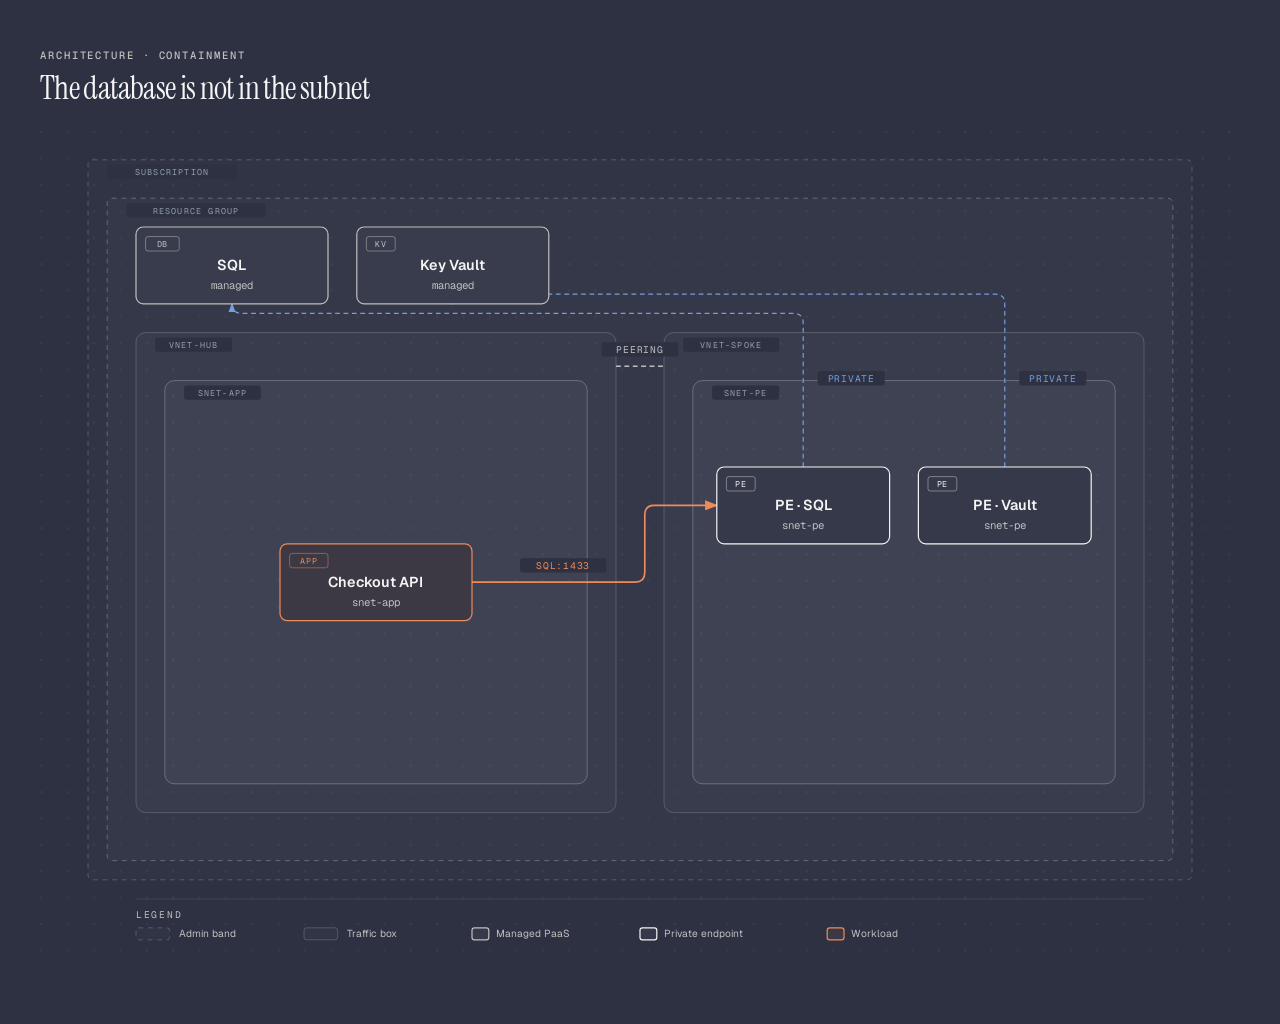
<file: claude/skills/diagram-design/assets/example-architecture-containment-dark.html>
<!DOCTYPE html>
<html lang="en">
<head>
  <meta charset="UTF-8">
  <meta name="viewport" content="width=device-width, initial-scale=1.0">
  <title>The database is not in the subnet · Architecture</title>
  <link href="https://fonts.googleapis.com/css2?family=Instrument+Serif:ital@0;1&family=Geist:wght@400;500;600&family=Geist+Mono:wght@400;500;600&display=swap" rel="stylesheet">
  <style>
    *, *::before, *::after { box-sizing: border-box; margin: 0; padding: 0; }
    :root {
      --color-paper:   #2d3142;
      --color-ink:     #f5f5f5;
      --color-muted:   #bfc0c0;
      --color-accent:  #f08a59;
      --font-sans:     'Geist', system-ui, sans-serif;
      --font-serif:    'Instrument Serif', serif;
      --font-mono:     'Geist Mono', ui-monospace, monospace;
    }
    body {
      font-family: var(--font-sans);
      background: var(--color-paper);
      color: var(--color-ink);
      min-height: 100vh;
      display: flex;
      align-items: center;
      justify-content: center;
      padding: 3rem 2rem;
    }
    .frame { max-width: 1200px; width: 100%; }
    .diagram-container { width: 100%; overflow-x: auto; }
    .eyebrow {
      font-family: var(--font-mono);
      font-size: 0.66rem;
      font-weight: 500;
      letter-spacing: 0.18em;
      text-transform: uppercase;
      color: var(--color-muted);
      margin-bottom: 0.5rem;
    }
    h1 {
      font-family: var(--font-serif);
      font-size: clamp(1.5rem, 2.4vw + 0.75rem, 2rem);
      font-weight: 400;
      letter-spacing: -0.02em;
      line-height: 1.15;
      color: var(--color-ink);
      margin-bottom: 1.5rem;
    }
    svg { width: 100%; min-width: 1000px; display: block; }
    @media print {
      .diagram-container { overflow-x: visible; }
      svg { min-width: 0; }
    }
  </style>
</head>
<body>
  <div class="frame">
    <p class="eyebrow">Architecture · containment</p>
    <h1>The database is not in the subnet</h1>
    <div class="diagram-container">
      <svg viewBox="0 0 1000 704" xmlns="http://www.w3.org/2000/svg" role="img"
           aria-labelledby="architecture-containment-dark-title architecture-containment-dark-desc"
           data-grammar="architecture-containment">
        <title id="architecture-containment-dark-title">The database is not in the subnet</title>
        <desc id="architecture-containment-dark-desc">Nested administrative bands hold two peered virtual networks; private endpoints sit inside a subnet while their managed database and vault sit outside every traffic boundary.</desc>
        <defs>
          <pattern id="dots" width="22" height="22" patternUnits="userSpaceOnUse">
            <circle cx="1" cy="1" r="0.9" fill="rgba(245,245,245,0.10)"/>
          </pattern>
          <marker id="arrow" markerWidth="8" markerHeight="6" refX="7" refY="3" orient="auto"><polygon points="0 0, 8 3, 0 6" fill="#bfc0c0"/></marker>
          <marker id="arrow-accent" markerWidth="8" markerHeight="6" refX="7" refY="3" orient="auto"><polygon points="0 0, 8 3, 0 6" fill="#f08a59"/></marker>
          <marker id="arrow-link" markerWidth="8" markerHeight="6" refX="7" refY="3" orient="auto"><polygon points="0 0, 8 3, 0 6" fill="#739fdf"/></marker>
        </defs>

        <rect width="100%" height="100%" fill="#2d3142"/>
        <rect width="100%" height="100%" fill="url(#dots)" opacity="0.55"/>

        <!-- Scopes, outer first. Admin = band (rx=4, dashed). Traffic = box (rx=8, solid). -->
        <rect data-role="bounds" data-scope-id="subscription" data-scope-kind="admin"
              x="40" y="24" width="920" height="600" rx="4"
              fill="rgba(245,245,245,0.015)" stroke="rgba(245,245,245,0.22)" stroke-width="0.8" stroke-dasharray="4,4"/>
        <rect x="56" y="28" width="108" height="12" rx="2" fill="#2d3142"/>
        <text x="110" y="37" fill="#949eb2" font-size="7" font-family="'Geist Mono', monospace"
              text-anchor="middle" letter-spacing="0.14em">SUBSCRIPTION</text>

        <rect data-role="bounds" data-scope-id="rg" data-scope-kind="admin" data-parent="subscription"
              x="56" y="56" width="888" height="552" rx="4"
              fill="rgba(245,245,245,0.02)" stroke="rgba(245,245,245,0.28)" stroke-width="0.8" stroke-dasharray="4,4"/>
        <rect x="72" y="60" width="116" height="12" rx="2" fill="#2d3142"/>
        <text x="130" y="69" fill="#949eb2" font-size="7" font-family="'Geist Mono', monospace"
              text-anchor="middle" letter-spacing="0.14em">RESOURCE GROUP</text>

        <rect data-role="bounds" data-scope-id="vnet-hub" data-scope-kind="traffic" data-parent="rg"
              x="80" y="168" width="400" height="400" rx="8"
              fill="rgba(245,245,245,0.02)" stroke="rgba(245,245,245,0.20)" stroke-width="0.8"/>
        <rect x="96" y="172" width="64" height="12" rx="2" fill="#2d3142"/>
        <text x="128" y="181" fill="#949eb2" font-size="7" font-family="'Geist Mono', monospace"
              text-anchor="middle" letter-spacing="0.14em">VNET-HUB</text>

        <rect data-role="bounds" data-scope-id="vnet-spoke" data-scope-kind="traffic" data-parent="rg"
              x="520" y="168" width="400" height="400" rx="8"
              fill="rgba(245,245,245,0.02)" stroke="rgba(245,245,245,0.20)" stroke-width="0.8"/>
        <rect x="536" y="172" width="80" height="12" rx="2" fill="#2d3142"/>
        <text x="576" y="181" fill="#949eb2" font-size="7" font-family="'Geist Mono', monospace"
              text-anchor="middle" letter-spacing="0.14em">VNET-SPOKE</text>

        <rect data-role="bounds" data-scope-id="snet-app" data-scope-kind="traffic" data-parent="vnet-hub"
              x="104" y="208" width="352" height="336" rx="8"
              fill="rgba(245,245,245,0.03)" stroke="rgba(245,245,245,0.28)" stroke-width="0.8"/>
        <rect x="120" y="212" width="64" height="12" rx="2" fill="#2d3142"/>
        <text x="152" y="221" fill="#949eb2" font-size="7" font-family="'Geist Mono', monospace"
              text-anchor="middle" letter-spacing="0.14em">SNET-APP</text>

        <rect data-role="bounds" data-scope-id="snet-pe" data-scope-kind="traffic" data-parent="vnet-spoke"
              x="544" y="208" width="352" height="336" rx="8"
              fill="rgba(245,245,245,0.03)" stroke="rgba(245,245,245,0.28)" stroke-width="0.8"/>
        <rect x="560" y="212" width="56" height="12" rx="2" fill="#2d3142"/>
        <text x="588" y="221" fill="#949eb2" font-size="7" font-family="'Geist Mono', monospace"
              text-anchor="middle" letter-spacing="0.14em">SNET-PE</text>

        <!-- Paths behind nodes -->
        <line data-peering="hub-spoke" data-from="vnet-hub" data-to="vnet-spoke"
              x1="480" y1="196" x2="520" y2="196"
              stroke="#bfc0c0" stroke-width="1.2" stroke-dasharray="4,3"/>
        <path d="M 360,376 H 496 Q 504,376 504,368 V 320 Q 504,312 512,312 H 564"
              fill="none" stroke="#f08a59" stroke-width="1.4" marker-end="url(#arrow-accent)"/>
        <path d="M 636,280 V 160 Q 636,152 628,152 H 168 Q 160,152 160,144"
              fill="none" stroke="#739fdf" stroke-width="1" stroke-dasharray="4,3" marker-end="url(#arrow-link)"/>
        <path d="M 804,280 V 144 Q 804,136 796,136 H 352 Q 344,136 344,144"
              fill="none" stroke="#739fdf" stroke-width="1" stroke-dasharray="4,3" marker-end="url(#arrow-link)"/>

        <!-- Labels -->
        <rect x="468" y="176" width="64" height="12" rx="2" fill="#2d3142"/>
        <text x="500" y="185" fill="#bfc0c0" font-size="8" font-family="'Geist Mono', monospace" text-anchor="middle" letter-spacing="0.08em">PEERING</text>
        <rect x="400" y="356" width="72" height="12" rx="2" fill="#2d3142"/>
        <text x="436" y="365" fill="#f08a59" font-size="8" font-family="'Geist Mono', monospace" text-anchor="middle" letter-spacing="0.08em">SQL:1433</text>
        <rect x="648" y="200" width="56" height="12" rx="2" fill="#2d3142"/>
        <text x="676" y="209" fill="#739fdf" font-size="8" font-family="'Geist Mono', monospace" text-anchor="middle" letter-spacing="0.08em">PRIVATE</text>
        <rect x="816" y="200" width="56" height="12" rx="2" fill="#2d3142"/>
        <text x="844" y="209" fill="#739fdf" font-size="8" font-family="'Geist Mono', monospace" text-anchor="middle" letter-spacing="0.08em">PRIVATE</text>

        <!-- Managed PaaS — inside the resource group, outside every traffic scope -->
        <g data-node-id="sql" data-kind="managed" data-parent="rg">
          <rect data-role="bounds" x="80" y="80" width="160" height="64" rx="6" fill="#2d3142"/>
          <rect x="80" y="80" width="160" height="64" rx="6" fill="rgba(245,245,245,0.05)" stroke="#bfc0c0" stroke-width="1"/>
          <rect x="88" y="88" width="28" height="12" rx="2" fill="transparent" stroke="rgba(191,192,192,0.50)" stroke-width="0.8"/>
          <text x="102" y="97" fill="#bfc0c0" font-size="7" font-family="'Geist Mono', monospace" text-anchor="middle" letter-spacing="0.08em">DB</text>
          <text x="160" y="116" fill="#f5f5f5" font-size="12" font-weight="600" font-family="'Geist', sans-serif" text-anchor="middle">SQL</text>
          <text x="160" y="132" fill="#bfc0c0" font-size="9" font-family="'Geist Mono', monospace" text-anchor="middle">managed</text>
        </g>
        <g data-node-id="kv" data-kind="managed" data-parent="rg">
          <rect data-role="bounds" x="264" y="80" width="160" height="64" rx="6" fill="#2d3142"/>
          <rect x="264" y="80" width="160" height="64" rx="6" fill="rgba(245,245,245,0.05)" stroke="#bfc0c0" stroke-width="1"/>
          <rect x="272" y="88" width="24" height="12" rx="2" fill="transparent" stroke="rgba(191,192,192,0.50)" stroke-width="0.8"/>
          <text x="284" y="97" fill="#bfc0c0" font-size="7" font-family="'Geist Mono', monospace" text-anchor="middle" letter-spacing="0.08em">KV</text>
          <text x="344" y="116" fill="#f5f5f5" font-size="12" font-weight="600" font-family="'Geist', sans-serif" text-anchor="middle">Key Vault</text>
          <text x="344" y="132" fill="#bfc0c0" font-size="9" font-family="'Geist Mono', monospace" text-anchor="middle">managed</text>
        </g>

        <!-- Compute inside the app subnet -->
        <g data-node-id="app" data-kind="compute" data-parent="snet-app">
          <rect data-role="bounds" x="200" y="344" width="160" height="64" rx="6" fill="#2d3142"/>
          <rect x="200" y="344" width="160" height="64" rx="6" fill="rgba(240,138,89,0.08)" stroke="#f08a59" stroke-width="1"/>
          <rect x="208" y="352" width="32" height="12" rx="2" fill="transparent" stroke="rgba(240,138,89,0.50)" stroke-width="0.8"/>
          <text x="224" y="361" fill="#f08a59" font-size="7" font-family="'Geist Mono', monospace" text-anchor="middle" letter-spacing="0.08em">APP</text>
          <text x="280" y="380" fill="#f5f5f5" font-size="12" font-weight="600" font-family="'Geist', sans-serif" text-anchor="middle">Checkout API</text>
          <text x="280" y="396" fill="#bfc0c0" font-size="9" font-family="'Geist Mono', monospace" text-anchor="middle">snet-app</text>
        </g>

        <!-- Private endpoints inside the spoke subnet -->
        <g data-node-id="pe-sql" data-kind="endpoint" data-parent="snet-pe" data-target="sql">
          <rect data-role="bounds" x="564" y="280" width="144" height="64" rx="6" fill="#2d3142"/>
          <rect x="564" y="280" width="144" height="64" rx="6" fill="rgba(245,245,245,0.04)" stroke="#f5f5f5" stroke-width="1"/>
          <rect x="572" y="288" width="24" height="12" rx="2" fill="transparent" stroke="rgba(245,245,245,0.40)" stroke-width="0.8"/>
          <text x="584" y="297" fill="#f5f5f5" font-size="7" font-family="'Geist Mono', monospace" text-anchor="middle" letter-spacing="0.08em">PE</text>
          <text x="636" y="316" fill="#f5f5f5" font-size="12" font-weight="600" font-family="'Geist', sans-serif" text-anchor="middle">PE · SQL</text>
          <text x="636" y="332" fill="#bfc0c0" font-size="9" font-family="'Geist Mono', monospace" text-anchor="middle">snet-pe</text>
        </g>
        <g data-node-id="pe-kv" data-kind="endpoint" data-parent="snet-pe" data-target="kv">
          <rect data-role="bounds" x="732" y="280" width="144" height="64" rx="6" fill="#2d3142"/>
          <rect x="732" y="280" width="144" height="64" rx="6" fill="rgba(245,245,245,0.04)" stroke="#f5f5f5" stroke-width="1"/>
          <rect x="740" y="288" width="24" height="12" rx="2" fill="transparent" stroke="rgba(245,245,245,0.40)" stroke-width="0.8"/>
          <text x="752" y="297" fill="#f5f5f5" font-size="7" font-family="'Geist Mono', monospace" text-anchor="middle" letter-spacing="0.08em">PE</text>
          <text x="804" y="316" fill="#f5f5f5" font-size="12" font-weight="600" font-family="'Geist', sans-serif" text-anchor="middle">PE · Vault</text>
          <text x="804" y="332" fill="#bfc0c0" font-size="9" font-family="'Geist Mono', monospace" text-anchor="middle">snet-pe</text>
        </g>

        <!-- Legend -->
        <line x1="80" y1="640" x2="920" y2="640" stroke="rgba(245,245,245,0.10)" stroke-width="0.8"/>
        <text x="80" y="656" fill="#bfc0c0" font-size="8" font-family="'Geist Mono', monospace" letter-spacing="0.18em">LEGEND</text>
        <rect x="80" y="664" width="28" height="10" rx="2" fill="rgba(245,245,245,0.015)" stroke="rgba(245,245,245,0.22)" stroke-width="0.8" stroke-dasharray="4,4"/>
        <text x="116" y="672" fill="#bfc0c0" font-size="8.5" font-family="'Geist', sans-serif">Admin band</text>
        <rect x="220" y="664" width="28" height="10" rx="2" fill="rgba(245,245,245,0.02)" stroke="rgba(245,245,245,0.20)" stroke-width="0.8"/>
        <text x="256" y="672" fill="#bfc0c0" font-size="8.5" font-family="'Geist', sans-serif">Traffic box</text>
        <rect x="360" y="664" width="14" height="10" rx="2" fill="rgba(245,245,245,0.05)" stroke="#bfc0c0" stroke-width="1"/>
        <text x="380" y="672" fill="#bfc0c0" font-size="8.5" font-family="'Geist', sans-serif">Managed PaaS</text>
        <rect x="500" y="664" width="14" height="10" rx="2" fill="rgba(245,245,245,0.04)" stroke="#f5f5f5" stroke-width="1"/>
        <text x="520" y="672" fill="#bfc0c0" font-size="8.5" font-family="'Geist', sans-serif">Private endpoint</text>
        <rect x="656" y="664" width="14" height="10" rx="2" fill="rgba(240,138,89,0.08)" stroke="#f08a59" stroke-width="1"/>
        <text x="676" y="672" fill="#bfc0c0" font-size="8.5" font-family="'Geist', sans-serif">Workload</text>
      </svg>
    </div>
  </div>
</body>
</html>
</file>
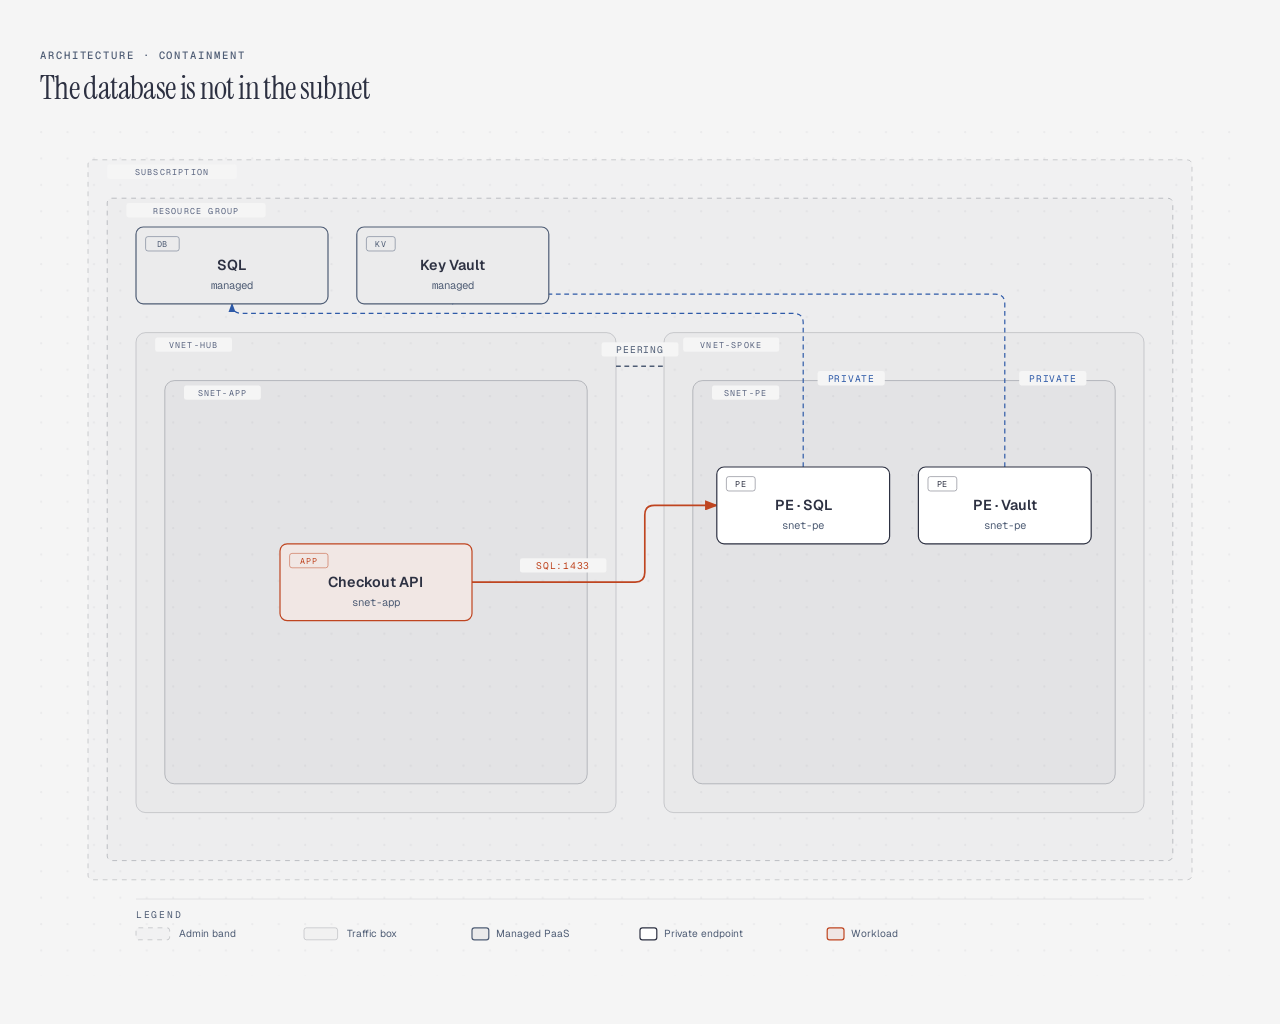
<file: claude/skills/diagram-design/assets/example-architecture-containment.html>
<!DOCTYPE html>
<html lang="en">
<head>
  <meta charset="UTF-8">
  <meta name="viewport" content="width=device-width, initial-scale=1.0">
  <title>The database is not in the subnet · Architecture</title>
  <link href="https://fonts.googleapis.com/css2?family=Instrument+Serif:ital@0;1&family=Geist:wght@400;500;600&family=Geist+Mono:wght@400;500;600&display=swap" rel="stylesheet">
  <style>
    *, *::before, *::after { box-sizing: border-box; margin: 0; padding: 0; }
    :root {
      --color-paper:   #f5f5f5;
      --color-ink:     #2d3142;
      --color-muted:   #4f5d75;
      --color-accent:  #bf4520;
      --font-sans:     'Geist', system-ui, sans-serif;
      --font-serif:    'Instrument Serif', serif;
      --font-mono:     'Geist Mono', ui-monospace, monospace;
    }
    body {
      font-family: var(--font-sans);
      background: var(--color-paper);
      color: var(--color-ink);
      min-height: 100vh;
      display: flex;
      align-items: center;
      justify-content: center;
      padding: 3rem 2rem;
    }
    .frame { max-width: 1200px; width: 100%; }
    .diagram-container { width: 100%; overflow-x: auto; }
    .eyebrow {
      font-family: var(--font-mono);
      font-size: 0.66rem;
      font-weight: 500;
      letter-spacing: 0.18em;
      text-transform: uppercase;
      color: var(--color-muted);
      margin-bottom: 0.5rem;
    }
    h1 {
      font-family: var(--font-serif);
      font-size: clamp(1.5rem, 2.4vw + 0.75rem, 2rem);
      font-weight: 400;
      letter-spacing: -0.02em;
      line-height: 1.15;
      color: var(--color-ink);
      margin-bottom: 1.5rem;
    }
    svg { width: 100%; min-width: 1000px; display: block; }
    @media print {
      .diagram-container { overflow-x: visible; }
      svg { min-width: 0; }
    }
  </style>
</head>
<body>
  <div class="frame">
    <p class="eyebrow">Architecture · containment</p>
    <h1>The database is not in the subnet</h1>
    <div class="diagram-container">
      <svg viewBox="0 0 1000 704" xmlns="http://www.w3.org/2000/svg" role="img"
           aria-labelledby="architecture-containment-title architecture-containment-desc"
           data-grammar="architecture-containment">
        <title id="architecture-containment-title">The database is not in the subnet</title>
        <desc id="architecture-containment-desc">Nested administrative bands hold two peered virtual networks; private endpoints sit inside a subnet while their managed database and vault sit outside every traffic boundary.</desc>
        <defs>
          <pattern id="dots" width="22" height="22" patternUnits="userSpaceOnUse">
            <circle cx="1" cy="1" r="0.9" fill="rgba(45,49,66,0.10)"/>
          </pattern>
          <marker id="arrow" markerWidth="8" markerHeight="6" refX="7" refY="3" orient="auto"><polygon points="0 0, 8 3, 0 6" fill="#4f5d75"/></marker>
          <marker id="arrow-accent" markerWidth="8" markerHeight="6" refX="7" refY="3" orient="auto"><polygon points="0 0, 8 3, 0 6" fill="#bf4520"/></marker>
          <marker id="arrow-link" markerWidth="8" markerHeight="6" refX="7" refY="3" orient="auto"><polygon points="0 0, 8 3, 0 6" fill="#2e5aa8"/></marker>
        </defs>

        <rect width="100%" height="100%" fill="#f5f5f5"/>
        <rect width="100%" height="100%" fill="url(#dots)" opacity="0.55"/>

        <!-- Scopes, outer first. Admin = band (rx=4, dashed). Traffic = box (rx=8, solid). -->
        <rect data-role="bounds" data-scope-id="subscription" data-scope-kind="admin"
              x="40" y="24" width="920" height="600" rx="4"
              fill="rgba(45,49,66,0.015)" stroke="rgba(45,49,66,0.22)" stroke-width="0.8" stroke-dasharray="4,4"/>
        <rect x="56" y="28" width="108" height="12" rx="2" fill="#f5f5f5"/>
        <text x="110" y="37" fill="#5a6580" font-size="7" font-family="'Geist Mono', monospace"
              text-anchor="middle" letter-spacing="0.14em">SUBSCRIPTION</text>

        <rect data-role="bounds" data-scope-id="rg" data-scope-kind="admin" data-parent="subscription"
              x="56" y="56" width="888" height="552" rx="4"
              fill="rgba(45,49,66,0.02)" stroke="rgba(45,49,66,0.28)" stroke-width="0.8" stroke-dasharray="4,4"/>
        <rect x="72" y="60" width="116" height="12" rx="2" fill="#f5f5f5"/>
        <text x="130" y="69" fill="#5a6580" font-size="7" font-family="'Geist Mono', monospace"
              text-anchor="middle" letter-spacing="0.14em">RESOURCE GROUP</text>

        <rect data-role="bounds" data-scope-id="vnet-hub" data-scope-kind="traffic" data-parent="rg"
              x="80" y="168" width="400" height="400" rx="8"
              fill="rgba(45,49,66,0.02)" stroke="rgba(45,49,66,0.20)" stroke-width="0.8"/>
        <rect x="96" y="172" width="64" height="12" rx="2" fill="#f5f5f5"/>
        <text x="128" y="181" fill="#5a6580" font-size="7" font-family="'Geist Mono', monospace"
              text-anchor="middle" letter-spacing="0.14em">VNET-HUB</text>

        <rect data-role="bounds" data-scope-id="vnet-spoke" data-scope-kind="traffic" data-parent="rg"
              x="520" y="168" width="400" height="400" rx="8"
              fill="rgba(45,49,66,0.02)" stroke="rgba(45,49,66,0.20)" stroke-width="0.8"/>
        <rect x="536" y="172" width="80" height="12" rx="2" fill="#f5f5f5"/>
        <text x="576" y="181" fill="#5a6580" font-size="7" font-family="'Geist Mono', monospace"
              text-anchor="middle" letter-spacing="0.14em">VNET-SPOKE</text>

        <rect data-role="bounds" data-scope-id="snet-app" data-scope-kind="traffic" data-parent="vnet-hub"
              x="104" y="208" width="352" height="336" rx="8"
              fill="rgba(45,49,66,0.03)" stroke="rgba(45,49,66,0.28)" stroke-width="0.8"/>
        <rect x="120" y="212" width="64" height="12" rx="2" fill="#f5f5f5"/>
        <text x="152" y="221" fill="#5a6580" font-size="7" font-family="'Geist Mono', monospace"
              text-anchor="middle" letter-spacing="0.14em">SNET-APP</text>

        <rect data-role="bounds" data-scope-id="snet-pe" data-scope-kind="traffic" data-parent="vnet-spoke"
              x="544" y="208" width="352" height="336" rx="8"
              fill="rgba(45,49,66,0.03)" stroke="rgba(45,49,66,0.28)" stroke-width="0.8"/>
        <rect x="560" y="212" width="56" height="12" rx="2" fill="#f5f5f5"/>
        <text x="588" y="221" fill="#5a6580" font-size="7" font-family="'Geist Mono', monospace"
              text-anchor="middle" letter-spacing="0.14em">SNET-PE</text>

        <!-- Paths behind nodes -->
        <line data-peering="hub-spoke" data-from="vnet-hub" data-to="vnet-spoke"
              x1="480" y1="196" x2="520" y2="196"
              stroke="#4f5d75" stroke-width="1.2" stroke-dasharray="4,3"/>
        <path d="M 360,376 H 496 Q 504,376 504,368 V 320 Q 504,312 512,312 H 564"
              fill="none" stroke="#bf4520" stroke-width="1.4" marker-end="url(#arrow-accent)"/>
        <path d="M 636,280 V 160 Q 636,152 628,152 H 168 Q 160,152 160,144"
              fill="none" stroke="#2e5aa8" stroke-width="1" stroke-dasharray="4,3" marker-end="url(#arrow-link)"/>
        <path d="M 804,280 V 144 Q 804,136 796,136 H 352 Q 344,136 344,144"
              fill="none" stroke="#2e5aa8" stroke-width="1" stroke-dasharray="4,3" marker-end="url(#arrow-link)"/>

        <!-- Labels -->
        <rect x="468" y="176" width="64" height="12" rx="2" fill="#f5f5f5"/>
        <text x="500" y="185" fill="#4f5d75" font-size="8" font-family="'Geist Mono', monospace" text-anchor="middle" letter-spacing="0.08em">PEERING</text>
        <rect x="400" y="356" width="72" height="12" rx="2" fill="#f5f5f5"/>
        <text x="436" y="365" fill="#bf4520" font-size="8" font-family="'Geist Mono', monospace" text-anchor="middle" letter-spacing="0.08em">SQL:1433</text>
        <rect x="648" y="200" width="56" height="12" rx="2" fill="#f5f5f5"/>
        <text x="676" y="209" fill="#2e5aa8" font-size="8" font-family="'Geist Mono', monospace" text-anchor="middle" letter-spacing="0.08em">PRIVATE</text>
        <rect x="816" y="200" width="56" height="12" rx="2" fill="#f5f5f5"/>
        <text x="844" y="209" fill="#2e5aa8" font-size="8" font-family="'Geist Mono', monospace" text-anchor="middle" letter-spacing="0.08em">PRIVATE</text>

        <!-- Managed PaaS — inside the resource group, outside every traffic scope -->
        <g data-node-id="sql" data-kind="managed" data-parent="rg">
          <rect data-role="bounds" x="80" y="80" width="160" height="64" rx="6" fill="#f5f5f5"/>
          <rect x="80" y="80" width="160" height="64" rx="6" fill="rgba(45,49,66,0.05)" stroke="#4f5d75" stroke-width="1"/>
          <rect x="88" y="88" width="28" height="12" rx="2" fill="transparent" stroke="rgba(79,93,117,0.50)" stroke-width="0.8"/>
          <text x="102" y="97" fill="#4f5d75" font-size="7" font-family="'Geist Mono', monospace" text-anchor="middle" letter-spacing="0.08em">DB</text>
          <text x="160" y="116" fill="#2d3142" font-size="12" font-weight="600" font-family="'Geist', sans-serif" text-anchor="middle">SQL</text>
          <text x="160" y="132" fill="#4f5d75" font-size="9" font-family="'Geist Mono', monospace" text-anchor="middle">managed</text>
        </g>
        <g data-node-id="kv" data-kind="managed" data-parent="rg">
          <rect data-role="bounds" x="264" y="80" width="160" height="64" rx="6" fill="#f5f5f5"/>
          <rect x="264" y="80" width="160" height="64" rx="6" fill="rgba(45,49,66,0.05)" stroke="#4f5d75" stroke-width="1"/>
          <rect x="272" y="88" width="24" height="12" rx="2" fill="transparent" stroke="rgba(79,93,117,0.50)" stroke-width="0.8"/>
          <text x="284" y="97" fill="#4f5d75" font-size="7" font-family="'Geist Mono', monospace" text-anchor="middle" letter-spacing="0.08em">KV</text>
          <text x="344" y="116" fill="#2d3142" font-size="12" font-weight="600" font-family="'Geist', sans-serif" text-anchor="middle">Key Vault</text>
          <text x="344" y="132" fill="#4f5d75" font-size="9" font-family="'Geist Mono', monospace" text-anchor="middle">managed</text>
        </g>

        <!-- Compute inside the app subnet -->
        <g data-node-id="app" data-kind="compute" data-parent="snet-app">
          <rect data-role="bounds" x="200" y="344" width="160" height="64" rx="6" fill="#f5f5f5"/>
          <rect x="200" y="344" width="160" height="64" rx="6" fill="rgba(191,69,32,0.08)" stroke="#bf4520" stroke-width="1"/>
          <rect x="208" y="352" width="32" height="12" rx="2" fill="transparent" stroke="rgba(191,69,32,0.50)" stroke-width="0.8"/>
          <text x="224" y="361" fill="#bf4520" font-size="7" font-family="'Geist Mono', monospace" text-anchor="middle" letter-spacing="0.08em">APP</text>
          <text x="280" y="380" fill="#2d3142" font-size="12" font-weight="600" font-family="'Geist', sans-serif" text-anchor="middle">Checkout API</text>
          <text x="280" y="396" fill="#4f5d75" font-size="9" font-family="'Geist Mono', monospace" text-anchor="middle">snet-app</text>
        </g>

        <!-- Private endpoints inside the spoke subnet -->
        <g data-node-id="pe-sql" data-kind="endpoint" data-parent="snet-pe" data-target="sql">
          <rect data-role="bounds" x="564" y="280" width="144" height="64" rx="6" fill="#f5f5f5"/>
          <rect x="564" y="280" width="144" height="64" rx="6" fill="#ffffff" stroke="#2d3142" stroke-width="1"/>
          <rect x="572" y="288" width="24" height="12" rx="2" fill="transparent" stroke="rgba(45,49,66,0.40)" stroke-width="0.8"/>
          <text x="584" y="297" fill="#2d3142" font-size="7" font-family="'Geist Mono', monospace" text-anchor="middle" letter-spacing="0.08em">PE</text>
          <text x="636" y="316" fill="#2d3142" font-size="12" font-weight="600" font-family="'Geist', sans-serif" text-anchor="middle">PE · SQL</text>
          <text x="636" y="332" fill="#4f5d75" font-size="9" font-family="'Geist Mono', monospace" text-anchor="middle">snet-pe</text>
        </g>
        <g data-node-id="pe-kv" data-kind="endpoint" data-parent="snet-pe" data-target="kv">
          <rect data-role="bounds" x="732" y="280" width="144" height="64" rx="6" fill="#f5f5f5"/>
          <rect x="732" y="280" width="144" height="64" rx="6" fill="#ffffff" stroke="#2d3142" stroke-width="1"/>
          <rect x="740" y="288" width="24" height="12" rx="2" fill="transparent" stroke="rgba(45,49,66,0.40)" stroke-width="0.8"/>
          <text x="752" y="297" fill="#2d3142" font-size="7" font-family="'Geist Mono', monospace" text-anchor="middle" letter-spacing="0.08em">PE</text>
          <text x="804" y="316" fill="#2d3142" font-size="12" font-weight="600" font-family="'Geist', sans-serif" text-anchor="middle">PE · Vault</text>
          <text x="804" y="332" fill="#4f5d75" font-size="9" font-family="'Geist Mono', monospace" text-anchor="middle">snet-pe</text>
        </g>

        <!-- Legend -->
        <line x1="80" y1="640" x2="920" y2="640" stroke="rgba(45,49,66,0.10)" stroke-width="0.8"/>
        <text x="80" y="656" fill="#4f5d75" font-size="8" font-family="'Geist Mono', monospace" letter-spacing="0.18em">LEGEND</text>
        <rect x="80" y="664" width="28" height="10" rx="2" fill="rgba(45,49,66,0.015)" stroke="rgba(45,49,66,0.22)" stroke-width="0.8" stroke-dasharray="4,4"/>
        <text x="116" y="672" fill="#4f5d75" font-size="8.5" font-family="'Geist', sans-serif">Admin band</text>
        <rect x="220" y="664" width="28" height="10" rx="2" fill="rgba(45,49,66,0.02)" stroke="rgba(45,49,66,0.20)" stroke-width="0.8"/>
        <text x="256" y="672" fill="#4f5d75" font-size="8.5" font-family="'Geist', sans-serif">Traffic box</text>
        <rect x="360" y="664" width="14" height="10" rx="2" fill="rgba(45,49,66,0.05)" stroke="#4f5d75" stroke-width="1"/>
        <text x="380" y="672" fill="#4f5d75" font-size="8.5" font-family="'Geist', sans-serif">Managed PaaS</text>
        <rect x="500" y="664" width="14" height="10" rx="2" fill="#ffffff" stroke="#2d3142" stroke-width="1"/>
        <text x="520" y="672" fill="#4f5d75" font-size="8.5" font-family="'Geist', sans-serif">Private endpoint</text>
        <rect x="656" y="664" width="14" height="10" rx="2" fill="rgba(191,69,32,0.08)" stroke="#bf4520" stroke-width="1"/>
        <text x="676" y="672" fill="#4f5d75" font-size="8.5" font-family="'Geist', sans-serif">Workload</text>
      </svg>
    </div>
  </div>
</body>
</html>
</file>
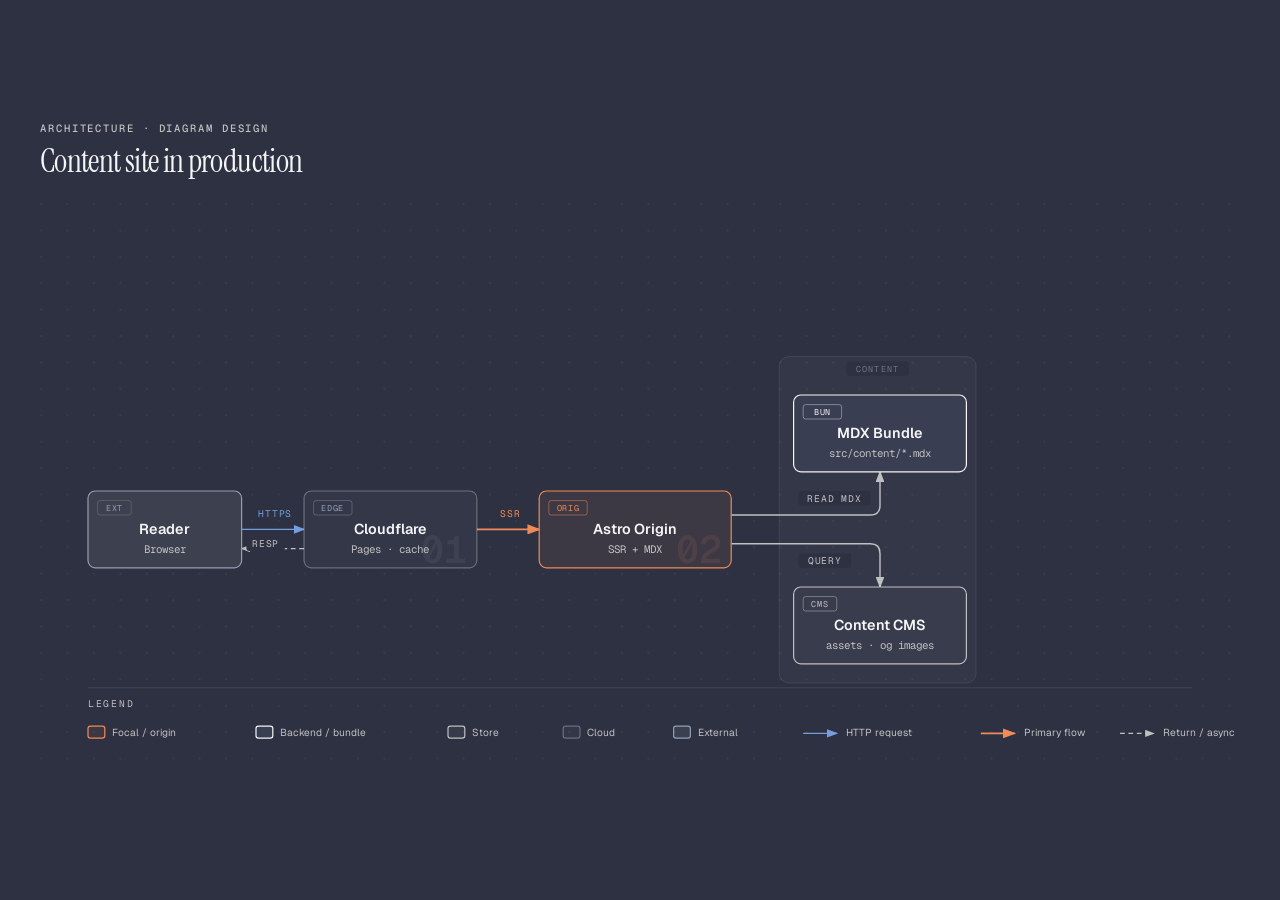
<file: claude/skills/diagram-design/assets/example-architecture-dark.html>
<!DOCTYPE html>
<html lang="en">
<head>
  <meta charset="UTF-8">
  <meta name="viewport" content="width=device-width, initial-scale=1.0">
  <title>Content site · Architecture</title>
  <link href="https://fonts.googleapis.com/css2?family=Instrument+Serif:ital@0;1&family=Geist:wght@400;500;600&family=Geist+Mono:wght@400;500;600&display=swap" rel="stylesheet">
  <style>
    *, *::before, *::after { box-sizing: border-box; margin: 0; padding: 0; }
    :root {
      --color-paper:   #2d3142;
      --color-ink:     #f5f5f5;
      --color-muted:   #bfc0c0;
      --color-accent:  #f08a59;
      --font-sans:     'Geist', system-ui, sans-serif;
      --font-serif:    'Instrument Serif', serif;
      --font-mono:     'Geist Mono', ui-monospace, monospace;
    }

    body {
      font-family: var(--font-sans);
      background: var(--color-paper);
      color: var(--color-ink);
      min-height: 100vh;
      display: flex;
      align-items: center;
      justify-content: center;
      padding: 3rem 2rem;
    }

    .frame { max-width: 1200px; width: 100%; }

    .eyebrow {
      font-family: var(--font-mono);
      font-size: 0.66rem;
      font-weight: 500;
      letter-spacing: 0.18em;
      text-transform: uppercase;
      color: var(--color-muted);
      margin-bottom: 0.5rem;
    }

    h1 {
      font-family: var(--font-serif);
      font-size: clamp(1.5rem, 2.4vw + 0.75rem, 2rem);
      font-weight: 400;
      letter-spacing: -0.02em;
      line-height: 1.15;
      color: var(--color-ink);
      margin-bottom: 1.5rem;
    }

    svg { width: 100%; min-width: 900px; display: block; }
  </style>
</head>
<body>
  <div class="frame">
    <p class="eyebrow">Architecture · Diagram Design</p>
    <h1>Content site in production</h1>

    <svg viewBox="0 0 1000 480" xmlns="http://www.w3.org/2000/svg" role="img" aria-labelledby="architecture-dark-title architecture-dark-desc">
      <title id="architecture-dark-title">Content site in production</title>
      <desc id="architecture-dark-desc">Architecture diagram showing reader requests moving through Cloudflare to an Astro origin, MDX bundle, and content CMS.</desc>
        <defs>
          <pattern id="dots" width="22" height="22" patternUnits="userSpaceOnUse">
            <circle cx="1" cy="1" r="0.9" fill="rgba(245,245,245,0.10)"/>
          </pattern>
          <marker id="arrow" markerWidth="8" markerHeight="6" refX="7" refY="3" orient="auto"><polygon points="0 0, 8 3, 0 6" fill="#bfc0c0"/></marker>
          <marker id="arrow-accent" markerWidth="8" markerHeight="6" refX="7" refY="3" orient="auto"><polygon points="0 0, 8 3, 0 6" fill="#f08a59"/></marker>
          <marker id="arrow-link" markerWidth="8" markerHeight="6" refX="7" refY="3" orient="auto"><polygon points="0 0, 8 3, 0 6" fill="#739fdf"/></marker>
        </defs>

        <rect width="100%" height="100%" fill="#2d3142"/>
        <rect width="100%" height="100%" fill="url(#dots)" opacity="0.55"/>

        <!-- Zone: Content services (drawn before arrows and nodes) -->
        <rect x="616" y="128" width="164" height="272" rx="8"
              fill="rgba(245,245,245,0.03)" stroke="rgba(245,245,245,0.10)" stroke-width="0.8"/>
        <rect x="672" y="132" width="52" height="12" rx="2" fill="#2d3142"/>
        <text x="698" y="141" fill="rgba(245,245,245,0.35)" font-size="7" font-family="'Geist Mono', monospace"
              text-anchor="middle" letter-spacing="0.14em">CONTENT</text>

        <!-- Arrows first (behind boxes) -->
        <line x1="168" y1="272" x2="220" y2="272" stroke="#739fdf" stroke-width="1.2" marker-end="url(#arrow-link)"/>
        <line x1="364" y1="272" x2="416" y2="272" stroke="#f08a59" stroke-width="1.4" marker-end="url(#arrow-accent)"/>
        <path d="M 576,260 H 692 Q 700,260 700,252 V 224"
              fill="none" stroke="#bfc0c0" stroke-width="1.2" marker-end="url(#arrow)"/>
        <path d="M 576,284 H 692 Q 700,284 700,292 V 320"
              fill="none" stroke="#bfc0c0" stroke-width="1.2" marker-end="url(#arrow)"/>

        <!-- Dashed return: Cloudflare→Reader (cached HTML) -->
        <path d="M 220,288 H 168" fill="none" stroke="#bfc0c0" stroke-width="1" stroke-dasharray="4,3" marker-end="url(#arrow)"/>

        <!-- Arrow labels -->
        <rect x="172" y="252" width="48" height="12" rx="2" fill="#2d3142"/>
        <text x="196" y="262" fill="#739fdf" font-size="8" font-family="'Geist Mono', monospace" text-anchor="middle" letter-spacing="0.08em">HTTPS</text>

        <rect x="172" y="278" width="32" height="12" rx="2" fill="#2d3142"/>
        <text x="188" y="287" fill="#bfc0c0" font-size="8" font-family="'Geist Mono', monospace" text-anchor="middle" letter-spacing="0.08em">RESP</text>

        <rect x="368" y="252" width="48" height="12" rx="2" fill="#2d3142"/>
        <text x="392" y="262" fill="#f08a59" font-size="8" font-family="'Geist Mono', monospace" text-anchor="middle" letter-spacing="0.08em">SSR</text>

        <rect x="632" y="240" width="60" height="12" rx="2" fill="#2d3142"/>
        <text x="662" y="249" fill="#bfc0c0" font-size="8" font-family="'Geist Mono', monospace" text-anchor="middle" letter-spacing="0.08em">READ MDX</text>

        <rect x="632" y="292" width="44" height="12" rx="2" fill="#2d3142"/>
        <text x="654" y="301" fill="#bfc0c0" font-size="8" font-family="'Geist Mono', monospace" text-anchor="middle" letter-spacing="0.08em">QUERY</text>

        <!-- Node: Reader -->
        <rect x="40" y="240" width="128" height="64" rx="6" fill="#2d3142"/>
        <rect x="40" y="240" width="128" height="64" rx="6" fill="rgba(191,192,192,0.10)" stroke="#949eb2" stroke-width="1"/>
        <rect x="48" y="248" width="28" height="12" rx="2" fill="transparent" stroke="rgba(142,140,131,0.40)" stroke-width="0.8"/>
        <text x="62" y="257" fill="#949eb2" font-size="7" font-family="'Geist Mono', monospace" text-anchor="middle" letter-spacing="0.08em">EXT</text>
        <text x="104" y="276" fill="#f5f5f5" font-size="12" font-weight="600" font-family="'Geist', sans-serif" text-anchor="middle">Reader</text>
        <text x="104" y="292" fill="#bfc0c0" font-size="9" font-family="'Geist Mono', monospace" text-anchor="middle">Browser</text>

        <!-- Node: Cloudflare -->
        <rect x="220" y="240" width="144" height="64" rx="6" fill="#2d3142"/>
        <rect x="220" y="240" width="144" height="64" rx="6" fill="rgba(245,245,245,0.03)" stroke="rgba(245,245,245,0.30)" stroke-width="1"/>
        <rect x="228" y="248" width="32" height="12" rx="2" fill="transparent" stroke="rgba(245,245,245,0.22)" stroke-width="0.8"/>
        <text x="244" y="257" fill="#949eb2" font-size="7" font-family="'Geist Mono', monospace" text-anchor="middle" letter-spacing="0.08em">EDGE</text>
        <text x="356" y="300" fill="rgba(245,245,245,0.06)" font-size="32" font-weight="600" font-family="'Geist Mono', monospace" text-anchor="end">01</text>
        <text x="292" y="276" fill="#f5f5f5" font-size="12" font-weight="600" font-family="'Geist', sans-serif" text-anchor="middle">Cloudflare</text>
        <text x="292" y="292" fill="#bfc0c0" font-size="9" font-family="'Geist Mono', monospace" text-anchor="middle">Pages · cache</text>

        <!-- Node: Astro (focal coral) -->
        <rect x="416" y="240" width="160" height="64" rx="6" fill="#2d3142"/>
        <rect x="416" y="240" width="160" height="64" rx="6" fill="rgba(240,138,89,0.08)" stroke="#f08a59" stroke-width="1"/>
        <rect x="424" y="248" width="32" height="12" rx="2" fill="transparent" stroke="rgba(240,138,89,0.50)" stroke-width="0.8"/>
        <text x="440" y="257" fill="#f08a59" font-size="7" font-family="'Geist Mono', monospace" text-anchor="middle" letter-spacing="0.08em">ORIG</text>
        <text x="568" y="300" fill="rgba(240,138,89,0.10)" font-size="32" font-weight="600" font-family="'Geist Mono', monospace" text-anchor="end">02</text>
        <text x="496" y="276" fill="#f5f5f5" font-size="12" font-weight="600" font-family="'Geist', sans-serif" text-anchor="middle">Astro Origin</text>
        <text x="496" y="292" fill="#bfc0c0" font-size="9" font-family="'Geist Mono', monospace" text-anchor="middle">SSR + MDX</text>

        <!-- Node: MDX Bundle -->
        <rect x="628" y="160" width="144" height="64" rx="6" fill="#2d3142"/>
        <rect x="628" y="160" width="144" height="64" rx="6" fill="#393e53" stroke="#f5f5f5" stroke-width="1"/>
        <rect x="636" y="168" width="32" height="12" rx="2" fill="transparent" stroke="rgba(245,245,245,0.40)" stroke-width="0.8"/>
        <text x="652" y="177" fill="#f5f5f5" font-size="7" font-family="'Geist Mono', monospace" text-anchor="middle" letter-spacing="0.08em">BUN</text>
        <text x="700" y="196" fill="#f5f5f5" font-size="12" font-weight="600" font-family="'Geist', sans-serif" text-anchor="middle">MDX Bundle</text>
        <text x="700" y="212" fill="#bfc0c0" font-size="9" font-family="'Geist Mono', monospace" text-anchor="middle">src/content/*.mdx</text>

        <!-- Node: Content CMS -->
        <rect x="628" y="320" width="144" height="64" rx="6" fill="#2d3142"/>
        <rect x="628" y="320" width="144" height="64" rx="6" fill="rgba(245,245,245,0.05)" stroke="#bfc0c0" stroke-width="1"/>
        <rect x="636" y="328" width="28" height="12" rx="2" fill="transparent" stroke="rgba(191,192,192,0.50)" stroke-width="0.8"/>
        <text x="650" y="337" fill="#bfc0c0" font-size="7" font-family="'Geist Mono', monospace" text-anchor="middle" letter-spacing="0.08em">CMS</text>
        <text x="700" y="356" fill="#f5f5f5" font-size="12" font-weight="600" font-family="'Geist', sans-serif" text-anchor="middle">Content CMS</text>
        <text x="700" y="372" fill="#bfc0c0" font-size="9" font-family="'Geist Mono', monospace" text-anchor="middle">assets · og images</text>

        <!-- Legend strip -->
        <line x1="40" y1="404" x2="960" y2="404" stroke="rgba(245,245,245,0.10)" stroke-width="0.8"/>
        <text x="40" y="420" fill="#bfc0c0" font-size="8" font-family="'Geist Mono', monospace" letter-spacing="0.18em">LEGEND</text>

        <rect x="40" y="436" width="14" height="10" rx="2" fill="rgba(240,138,89,0.08)" stroke="#f08a59" stroke-width="1"/>
        <text x="60" y="444" fill="#bfc0c0" font-size="8.5" font-family="'Geist', sans-serif">Focal / origin</text>

        <rect x="180" y="436" width="14" height="10" rx="2" fill="#393e53" stroke="#f5f5f5" stroke-width="1"/>
        <text x="200" y="444" fill="#bfc0c0" font-size="8.5" font-family="'Geist', sans-serif">Backend / bundle</text>

        <rect x="340" y="436" width="14" height="10" rx="2" fill="rgba(245,245,245,0.05)" stroke="#bfc0c0" stroke-width="1"/>
        <text x="360" y="444" fill="#bfc0c0" font-size="8.5" font-family="'Geist', sans-serif">Store</text>

        <rect x="436" y="436" width="14" height="10" rx="2" fill="rgba(245,245,245,0.03)" stroke="rgba(245,245,245,0.30)" stroke-width="1"/>
        <text x="456" y="444" fill="#bfc0c0" font-size="8.5" font-family="'Geist', sans-serif">Cloud</text>

        <rect x="528" y="436" width="14" height="10" rx="2" fill="rgba(191,192,192,0.10)" stroke="#949eb2" stroke-width="1"/>
        <text x="548" y="444" fill="#bfc0c0" font-size="8.5" font-family="'Geist', sans-serif">External</text>

        <line x1="636" y1="442" x2="664" y2="442" stroke="#739fdf" stroke-width="1.2" marker-end="url(#arrow-link)"/>
        <text x="672" y="444" fill="#bfc0c0" font-size="8.5" font-family="'Geist', sans-serif">HTTP request</text>

        <line x1="784" y1="442" x2="812" y2="442" stroke="#f08a59" stroke-width="1.4" marker-end="url(#arrow-accent)"/>
        <text x="820" y="444" fill="#bfc0c0" font-size="8.5" font-family="'Geist', sans-serif">Primary flow</text>

        <line x1="900" y1="442" x2="928" y2="442" stroke="#bfc0c0" stroke-width="1" stroke-dasharray="4,3" marker-end="url(#arrow)"/>
        <text x="936" y="444" fill="#bfc0c0" font-size="8.5" font-family="'Geist', sans-serif">Return / async</text>
      </svg>
  </div>
</body>
</html>
</file>
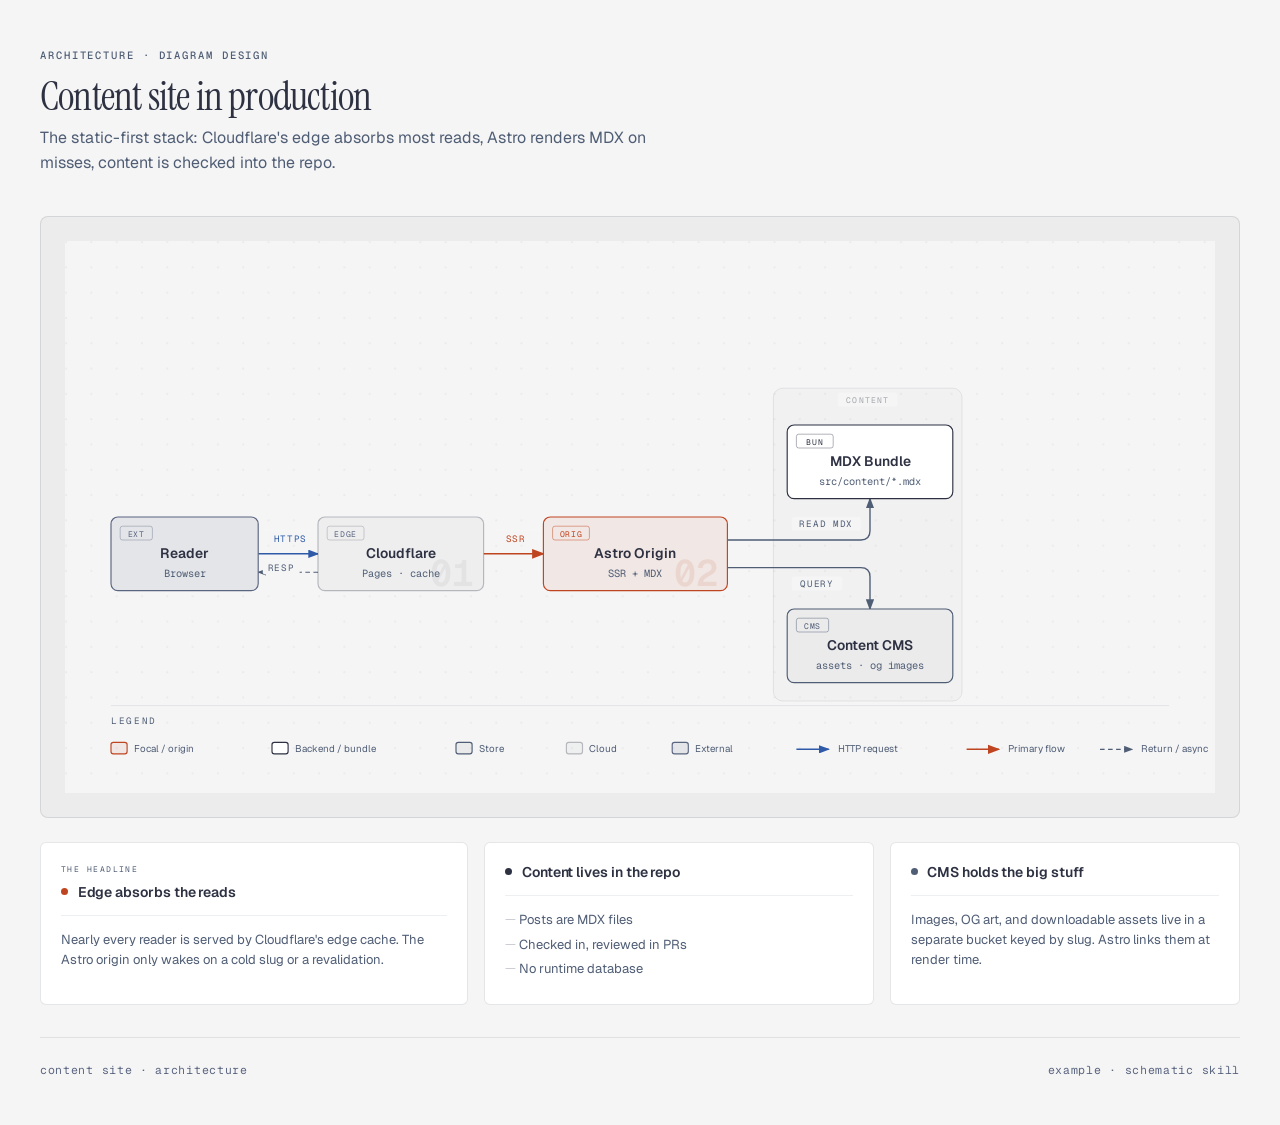
<file: claude/skills/diagram-design/assets/example-architecture-full.html>
<!DOCTYPE html>
<html lang="en">
<head>
  <meta charset="UTF-8">
  <meta name="viewport" content="width=device-width, initial-scale=1.0">
  <title>Content site · Architecture</title>
  <link href="https://fonts.googleapis.com/css2?family=Instrument+Serif:ital@0;1&family=Geist:wght@400;500;600&family=Geist+Mono:wght@400;500;600&display=swap" rel="stylesheet">
  <style>
    *, *::before, *::after { box-sizing: border-box; margin: 0; padding: 0; }
    :root {
      --color-paper: #f5f5f5; --color-paper-2: #ececec;
      --color-ink: #2d3142; --color-muted: #4f5d75; --color-soft: #5a6580;
      --color-rule: rgba(45,49,66,0.12);
      --color-accent: #bf4520; --color-accent-tint: rgba(191,69,32,0.08);
      --color-link: #2e5aa8;
      --font-sans: 'Geist', system-ui, sans-serif;
      --font-serif: 'Instrument Serif', serif;
      --font-mono: 'Geist Mono', ui-monospace, monospace;
    }
    body { font-family: var(--font-sans); background: var(--color-paper); min-height: 100vh; padding: 3rem 2rem; color: var(--color-ink); }
    .container { max-width: 1200px; margin: 0 auto; }
    .header { margin-bottom: 2.5rem; }
    .header-eyebrow { font-family: var(--font-mono); font-size: 0.66rem; font-weight: 500; letter-spacing: 0.18em; text-transform: uppercase; color: var(--color-muted); margin-bottom: 0.75rem; }
    h1 { font-family: var(--font-serif); font-size: clamp(1.75rem, 3vw + 1rem, 2.5rem); font-weight: 400; letter-spacing: -0.02em; line-height: 1.1; margin-bottom: 0.5rem; }
    .subtitle { font-size: 1rem; line-height: 1.55; color: var(--color-muted); max-width: 58ch; }
    .diagram-container { background: var(--color-paper-2); border-radius: 8px; border: 1px solid var(--color-rule); padding: 1.5rem; overflow-x: auto; }
    svg { width: 100%; min-width: 900px; display: block; }
    .cards { display: grid; grid-template-columns: 1.1fr 1fr 0.9fr; gap: 1rem; margin-top: 1.5rem; }
    @media (max-width: 820px) { .cards { grid-template-columns: 1fr; } }
    .card { background: #fff; border-radius: 6px; border: 1px solid var(--color-rule); padding: 1.25rem; }
    .card .eyebrow { font-family: var(--font-mono); font-size: 0.5rem; letter-spacing: 0.18em; text-transform: uppercase; color: var(--color-muted); margin-bottom: 0.5rem; }
    .card-header { display: flex; align-items: center; gap: 0.6rem; margin-bottom: 0.875rem; padding-bottom: 0.875rem; border-bottom: 1px solid rgba(45,49,66,0.08); }
    .card-dot { width: 7px; height: 7px; border-radius: 50%; }
    .card-dot.ink { background: var(--color-ink); } .card-dot.muted { background: var(--color-muted); } .card-dot.coral { background: var(--color-accent); }
    .card h3 { font-size: 0.875rem; font-weight: 600; letter-spacing: -0.005em; }
    .card p, .card ul { color: var(--color-muted); font-size: 0.8125rem; line-height: 1.55; list-style: none; }
    .card li { margin-bottom: 0.3rem; padding-left: 0.875rem; position: relative; }
    .card li::before { content: '—'; position: absolute; left: 0; color: rgba(45,49,66,0.25); font-size: 0.75rem; }
    .footer { margin-top: 2rem; padding-top: 1.5rem; border-top: 1px solid rgba(45,49,66,0.10); font-family: var(--font-mono); font-size: 0.72rem; letter-spacing: 0.06em; color: var(--color-soft); display: flex; justify-content: space-between; flex-wrap: wrap; gap: 0.5rem; }
  </style>
</head>
<body>
  <div class="container">
    <div class="header">
      <p class="header-eyebrow">Architecture · Diagram Design</p>
      <h1>Content site in production</h1>
      <p class="subtitle">The static-first stack: Cloudflare's edge absorbs most reads, Astro renders MDX on misses, content is checked into the repo.</p>
    </div>

    <div class="diagram-container">
      <svg viewBox="0 0 1000 480" xmlns="http://www.w3.org/2000/svg" role="img" aria-labelledby="architecture-full-title architecture-full-desc">
        <title id="architecture-full-title">Content site in production</title>
        <desc id="architecture-full-desc">Architecture diagram showing reader requests moving through Cloudflare to an Astro origin, MDX bundle, and content CMS.</desc>
        <defs>
          <pattern id="dots" width="22" height="22" patternUnits="userSpaceOnUse">
            <circle cx="1" cy="1" r="0.9" fill="rgba(45,49,66,0.10)"/>
          </pattern>
          <marker id="arrow" markerWidth="8" markerHeight="6" refX="7" refY="3" orient="auto"><polygon points="0 0, 8 3, 0 6" fill="#4f5d75"/></marker>
          <marker id="arrow-accent" markerWidth="8" markerHeight="6" refX="7" refY="3" orient="auto"><polygon points="0 0, 8 3, 0 6" fill="#bf4520"/></marker>
          <marker id="arrow-link" markerWidth="8" markerHeight="6" refX="7" refY="3" orient="auto"><polygon points="0 0, 8 3, 0 6" fill="#2e5aa8"/></marker>
        </defs>

        <rect width="100%" height="100%" fill="#f5f5f5"/>
        <rect width="100%" height="100%" fill="url(#dots)" opacity="0.55"/>

        <!-- Zone: Content services (drawn before arrows and nodes) -->
        <rect x="616" y="128" width="164" height="272" rx="8"
              fill="rgba(45,49,66,0.02)" stroke="rgba(45,49,66,0.10)" stroke-width="0.8"/>
        <rect x="672" y="132" width="52" height="12" rx="2" fill="#f5f5f5"/>
        <text x="698" y="141" fill="rgba(45,49,66,0.40)" font-size="7" font-family="'Geist Mono', monospace"
              text-anchor="middle" letter-spacing="0.14em">CONTENT</text>

        <!-- Arrows first (behind boxes) -->
        <line x1="168" y1="272" x2="220" y2="272" stroke="#2e5aa8" stroke-width="1.2" marker-end="url(#arrow-link)"/>
        <line x1="364" y1="272" x2="416" y2="272" stroke="#bf4520" stroke-width="1.4" marker-end="url(#arrow-accent)"/>
        <path d="M 576,260 H 692 Q 700,260 700,252 V 224"
              fill="none" stroke="#4f5d75" stroke-width="1.2" marker-end="url(#arrow)"/>
        <path d="M 576,284 H 692 Q 700,284 700,292 V 320"
              fill="none" stroke="#4f5d75" stroke-width="1.2" marker-end="url(#arrow)"/>

        <!-- Dashed return: Cloudflare→Reader (cached HTML) -->
        <path d="M 220,288 H 168" fill="none" stroke="#4f5d75" stroke-width="1" stroke-dasharray="4,3" marker-end="url(#arrow)"/>

        <!-- Arrow labels -->
        <rect x="172" y="252" width="48" height="12" rx="2" fill="#f5f5f5"/>
        <text x="196" y="262" fill="#2e5aa8" font-size="8" font-family="'Geist Mono', monospace" text-anchor="middle" letter-spacing="0.08em">HTTPS</text>

        <rect x="172" y="278" width="32" height="12" rx="2" fill="#f5f5f5"/>
        <text x="188" y="287" fill="#4f5d75" font-size="8" font-family="'Geist Mono', monospace" text-anchor="middle" letter-spacing="0.08em">RESP</text>

        <rect x="368" y="252" width="48" height="12" rx="2" fill="#f5f5f5"/>
        <text x="392" y="262" fill="#bf4520" font-size="8" font-family="'Geist Mono', monospace" text-anchor="middle" letter-spacing="0.08em">SSR</text>

        <rect x="632" y="240" width="60" height="12" rx="2" fill="#f5f5f5"/>
        <text x="662" y="249" fill="#4f5d75" font-size="8" font-family="'Geist Mono', monospace" text-anchor="middle" letter-spacing="0.08em">READ MDX</text>

        <rect x="632" y="292" width="44" height="12" rx="2" fill="#f5f5f5"/>
        <text x="654" y="301" fill="#4f5d75" font-size="8" font-family="'Geist Mono', monospace" text-anchor="middle" letter-spacing="0.08em">QUERY</text>

        <!-- Node: Reader -->
        <rect x="40" y="240" width="128" height="64" rx="6" fill="#f5f5f5"/>
        <rect x="40" y="240" width="128" height="64" rx="6" fill="rgba(79,93,117,0.10)" stroke="#5a6580" stroke-width="1"/>
        <rect x="48" y="248" width="28" height="12" rx="2" fill="transparent" stroke="rgba(90,101,128,0.40)" stroke-width="0.8"/>
        <text x="62" y="257" fill="#5a6580" font-size="7" font-family="'Geist Mono', monospace" text-anchor="middle" letter-spacing="0.08em">EXT</text>
        <text x="104" y="276" fill="#2d3142" font-size="12" font-weight="600" font-family="'Geist', sans-serif" text-anchor="middle">Reader</text>
        <text x="104" y="292" fill="#4f5d75" font-size="9" font-family="'Geist Mono', monospace" text-anchor="middle">Browser</text>

        <!-- Node: Cloudflare -->
        <rect x="220" y="240" width="144" height="64" rx="6" fill="#f5f5f5"/>
        <rect x="220" y="240" width="144" height="64" rx="6" fill="rgba(45,49,66,0.03)" stroke="rgba(45,49,66,0.30)" stroke-width="1"/>
        <rect x="228" y="248" width="32" height="12" rx="2" fill="transparent" stroke="rgba(45,49,66,0.22)" stroke-width="0.8"/>
        <text x="244" y="257" fill="#5a6580" font-size="7" font-family="'Geist Mono', monospace" text-anchor="middle" letter-spacing="0.08em">EDGE</text>
        <text x="356" y="300" fill="rgba(45,49,66,0.06)" font-size="32" font-weight="600" font-family="'Geist Mono', monospace" text-anchor="end">01</text>
        <text x="292" y="276" fill="#2d3142" font-size="12" font-weight="600" font-family="'Geist', sans-serif" text-anchor="middle">Cloudflare</text>
        <text x="292" y="292" fill="#4f5d75" font-size="9" font-family="'Geist Mono', monospace" text-anchor="middle">Pages · cache</text>

        <!-- Node: Astro (focal coral) -->
        <rect x="416" y="240" width="160" height="64" rx="6" fill="#f5f5f5"/>
        <rect x="416" y="240" width="160" height="64" rx="6" fill="rgba(191,69,32,0.08)" stroke="#bf4520" stroke-width="1"/>
        <rect x="424" y="248" width="32" height="12" rx="2" fill="transparent" stroke="rgba(191,69,32,0.50)" stroke-width="0.8"/>
        <text x="440" y="257" fill="#bf4520" font-size="7" font-family="'Geist Mono', monospace" text-anchor="middle" letter-spacing="0.08em">ORIG</text>
        <text x="568" y="300" fill="rgba(191,69,32,0.10)" font-size="32" font-weight="600" font-family="'Geist Mono', monospace" text-anchor="end">02</text>
        <text x="496" y="276" fill="#2d3142" font-size="12" font-weight="600" font-family="'Geist', sans-serif" text-anchor="middle">Astro Origin</text>
        <text x="496" y="292" fill="#4f5d75" font-size="9" font-family="'Geist Mono', monospace" text-anchor="middle">SSR + MDX</text>

        <!-- Node: MDX Bundle -->
        <rect x="628" y="160" width="144" height="64" rx="6" fill="#f5f5f5"/>
        <rect x="628" y="160" width="144" height="64" rx="6" fill="#ffffff" stroke="#2d3142" stroke-width="1"/>
        <rect x="636" y="168" width="32" height="12" rx="2" fill="transparent" stroke="rgba(45,49,66,0.40)" stroke-width="0.8"/>
        <text x="652" y="177" fill="#2d3142" font-size="7" font-family="'Geist Mono', monospace" text-anchor="middle" letter-spacing="0.08em">BUN</text>
        <text x="700" y="196" fill="#2d3142" font-size="12" font-weight="600" font-family="'Geist', sans-serif" text-anchor="middle">MDX Bundle</text>
        <text x="700" y="212" fill="#4f5d75" font-size="9" font-family="'Geist Mono', monospace" text-anchor="middle">src/content/*.mdx</text>

        <!-- Node: Content CMS -->
        <rect x="628" y="320" width="144" height="64" rx="6" fill="#f5f5f5"/>
        <rect x="628" y="320" width="144" height="64" rx="6" fill="rgba(45,49,66,0.05)" stroke="#4f5d75" stroke-width="1"/>
        <rect x="636" y="328" width="28" height="12" rx="2" fill="transparent" stroke="rgba(79,93,117,0.50)" stroke-width="0.8"/>
        <text x="650" y="337" fill="#4f5d75" font-size="7" font-family="'Geist Mono', monospace" text-anchor="middle" letter-spacing="0.08em">CMS</text>
        <text x="700" y="356" fill="#2d3142" font-size="12" font-weight="600" font-family="'Geist', sans-serif" text-anchor="middle">Content CMS</text>
        <text x="700" y="372" fill="#4f5d75" font-size="9" font-family="'Geist Mono', monospace" text-anchor="middle">assets · og images</text>

        <!-- Legend strip -->
        <line x1="40" y1="404" x2="960" y2="404" stroke="rgba(45,49,66,0.10)" stroke-width="0.8"/>
        <text x="40" y="420" fill="#4f5d75" font-size="8" font-family="'Geist Mono', monospace" letter-spacing="0.18em">LEGEND</text>

        <rect x="40" y="436" width="14" height="10" rx="2" fill="rgba(191,69,32,0.08)" stroke="#bf4520" stroke-width="1"/>
        <text x="60" y="444" fill="#4f5d75" font-size="8.5" font-family="'Geist', sans-serif">Focal / origin</text>

        <rect x="180" y="436" width="14" height="10" rx="2" fill="#ffffff" stroke="#2d3142" stroke-width="1"/>
        <text x="200" y="444" fill="#4f5d75" font-size="8.5" font-family="'Geist', sans-serif">Backend / bundle</text>

        <rect x="340" y="436" width="14" height="10" rx="2" fill="rgba(45,49,66,0.05)" stroke="#4f5d75" stroke-width="1"/>
        <text x="360" y="444" fill="#4f5d75" font-size="8.5" font-family="'Geist', sans-serif">Store</text>

        <rect x="436" y="436" width="14" height="10" rx="2" fill="rgba(45,49,66,0.03)" stroke="rgba(45,49,66,0.30)" stroke-width="1"/>
        <text x="456" y="444" fill="#4f5d75" font-size="8.5" font-family="'Geist', sans-serif">Cloud</text>

        <rect x="528" y="436" width="14" height="10" rx="2" fill="rgba(79,93,117,0.10)" stroke="#5a6580" stroke-width="1"/>
        <text x="548" y="444" fill="#4f5d75" font-size="8.5" font-family="'Geist', sans-serif">External</text>

        <line x1="636" y1="442" x2="664" y2="442" stroke="#2e5aa8" stroke-width="1.2" marker-end="url(#arrow-link)"/>
        <text x="672" y="444" fill="#4f5d75" font-size="8.5" font-family="'Geist', sans-serif">HTTP request</text>

        <line x1="784" y1="442" x2="812" y2="442" stroke="#bf4520" stroke-width="1.4" marker-end="url(#arrow-accent)"/>
        <text x="820" y="444" fill="#4f5d75" font-size="8.5" font-family="'Geist', sans-serif">Primary flow</text>

        <line x1="900" y1="442" x2="928" y2="442" stroke="#4f5d75" stroke-width="1" stroke-dasharray="4,3" marker-end="url(#arrow)"/>
        <text x="936" y="444" fill="#4f5d75" font-size="8.5" font-family="'Geist', sans-serif">Return / async</text>
      </svg>
    </div>

    <div class="cards">
      <div class="card">
        <p class="eyebrow">THE HEADLINE</p>
        <div class="card-header"><span class="card-dot coral"></span><h3>Edge absorbs the reads</h3></div>
        <p>Nearly every reader is served by Cloudflare's edge cache. The Astro origin only wakes on a cold slug or a revalidation.</p>
      </div>
      <div class="card">
        <div class="card-header"><span class="card-dot ink"></span><h3>Content lives in the repo</h3></div>
        <ul><li>Posts are MDX files</li><li>Checked in, reviewed in PRs</li><li>No runtime database</li></ul>
      </div>
      <div class="card">
        <div class="card-header"><span class="card-dot muted"></span><h3>CMS holds the big stuff</h3></div>
        <p>Images, OG art, and downloadable assets live in a separate bucket keyed by slug. Astro links them at render time.</p>
      </div>
    </div>

    <div class="footer">
      <span>content site · architecture</span>
      <span>example · schematic skill</span>
    </div>
  </div>
</body>
</html>
</file>
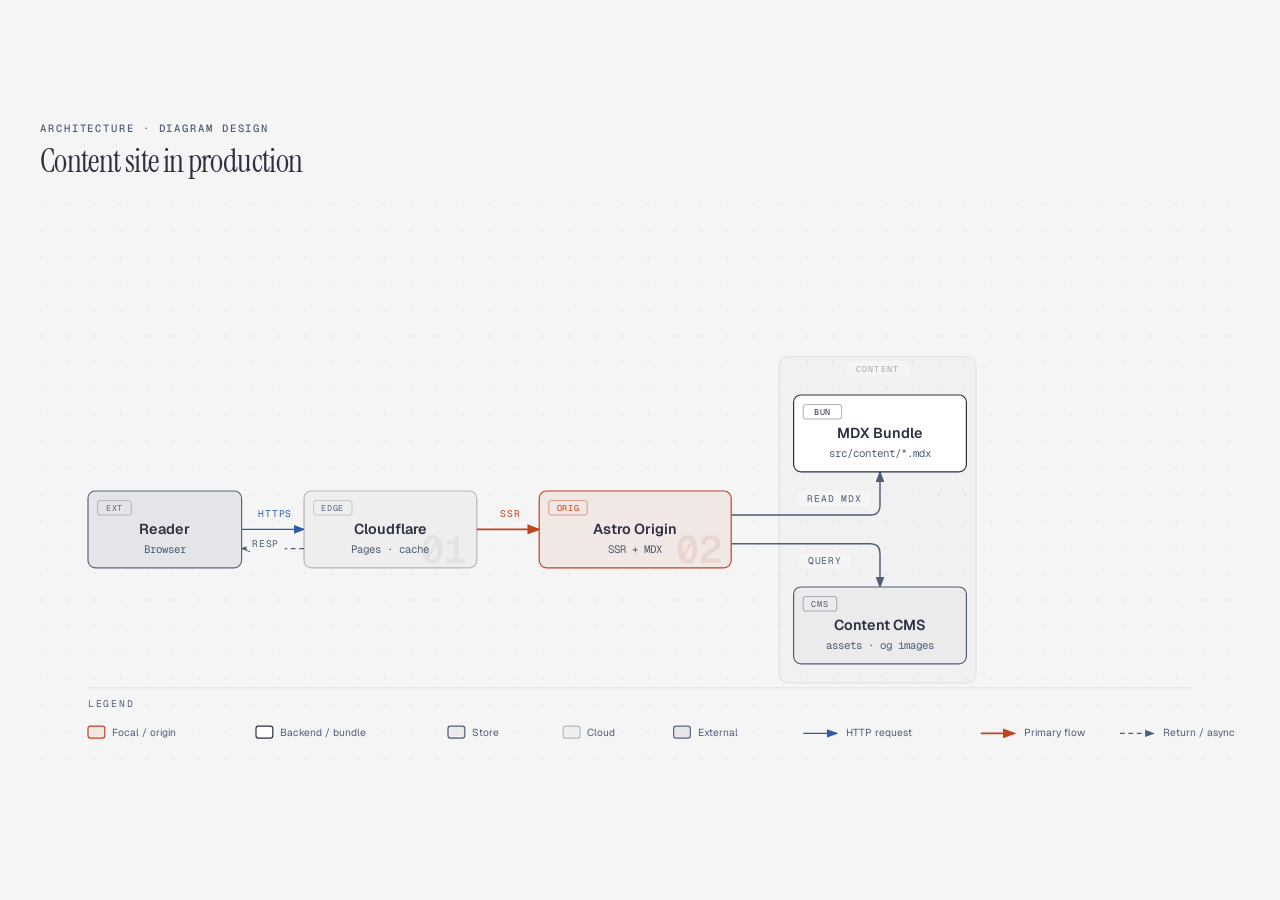
<file: claude/skills/diagram-design/assets/example-architecture.html>
<!DOCTYPE html>
<html lang="en">
<head>
  <meta charset="UTF-8">
  <meta name="viewport" content="width=device-width, initial-scale=1.0">
  <title>Content site · Architecture</title>
  <link href="https://fonts.googleapis.com/css2?family=Instrument+Serif:ital@0;1&family=Geist:wght@400;500;600&family=Geist+Mono:wght@400;500;600&display=swap" rel="stylesheet">
  <style>
    *, *::before, *::after { box-sizing: border-box; margin: 0; padding: 0; }
    :root {
      --color-paper:   #f5f5f5;
      --color-ink:     #2d3142;
      --color-muted:   #4f5d75;
      --color-accent:  #bf4520;
      --font-sans:     'Geist', system-ui, sans-serif;
      --font-serif:    'Instrument Serif', serif;
      --font-mono:     'Geist Mono', ui-monospace, monospace;
    }

    body {
      font-family: var(--font-sans);
      background: var(--color-paper);
      color: var(--color-ink);
      min-height: 100vh;
      display: flex;
      align-items: center;
      justify-content: center;
      padding: 3rem 2rem;
    }

    .frame { max-width: 1200px; width: 100%; }

    .eyebrow {
      font-family: var(--font-mono);
      font-size: 0.66rem;
      font-weight: 500;
      letter-spacing: 0.18em;
      text-transform: uppercase;
      color: var(--color-muted);
      margin-bottom: 0.5rem;
    }

    h1 {
      font-family: var(--font-serif);
      font-size: clamp(1.5rem, 2.4vw + 0.75rem, 2rem);
      font-weight: 400;
      letter-spacing: -0.02em;
      line-height: 1.15;
      color: var(--color-ink);
      margin-bottom: 1.5rem;
    }

    svg { width: 100%; min-width: 900px; display: block; }
  </style>
</head>
<body>
  <div class="frame">
    <p class="eyebrow">Architecture · Diagram Design</p>
    <h1>Content site in production</h1>

    <svg viewBox="0 0 1000 480" xmlns="http://www.w3.org/2000/svg" role="img" aria-labelledby="architecture-title architecture-desc">
      <title id="architecture-title">Content site in production</title>
      <desc id="architecture-desc">Architecture diagram showing reader requests moving through Cloudflare to an Astro origin, MDX bundle, and content CMS.</desc>
        <defs>
          <pattern id="dots" width="22" height="22" patternUnits="userSpaceOnUse">
            <circle cx="1" cy="1" r="0.9" fill="rgba(45,49,66,0.10)"/>
          </pattern>
          <marker id="arrow" markerWidth="8" markerHeight="6" refX="7" refY="3" orient="auto"><polygon points="0 0, 8 3, 0 6" fill="#4f5d75"/></marker>
          <marker id="arrow-accent" markerWidth="8" markerHeight="6" refX="7" refY="3" orient="auto"><polygon points="0 0, 8 3, 0 6" fill="#bf4520"/></marker>
          <marker id="arrow-link" markerWidth="8" markerHeight="6" refX="7" refY="3" orient="auto"><polygon points="0 0, 8 3, 0 6" fill="#2e5aa8"/></marker>
        </defs>

        <rect width="100%" height="100%" fill="#f5f5f5"/>
        <rect width="100%" height="100%" fill="url(#dots)" opacity="0.55"/>

        <!-- Zone: Content services (drawn before arrows and nodes) -->
        <rect x="616" y="128" width="164" height="272" rx="8"
              fill="rgba(45,49,66,0.02)" stroke="rgba(45,49,66,0.10)" stroke-width="0.8"/>
        <rect x="672" y="132" width="52" height="12" rx="2" fill="#f5f5f5"/>
        <text x="698" y="141" fill="rgba(45,49,66,0.40)" font-size="7" font-family="'Geist Mono', monospace"
              text-anchor="middle" letter-spacing="0.14em">CONTENT</text>

        <!-- Arrows first (behind boxes) -->
        <line x1="168" y1="272" x2="220" y2="272" stroke="#2e5aa8" stroke-width="1.2" marker-end="url(#arrow-link)"/>
        <line x1="364" y1="272" x2="416" y2="272" stroke="#bf4520" stroke-width="1.4" marker-end="url(#arrow-accent)"/>
        <!-- Two fanned ports on Astro's right edge, each turning once into MDX bottom / CMS top -->
        <path d="M 576,260 H 692 Q 700,260 700,252 V 224"
              fill="none" stroke="#4f5d75" stroke-width="1.2" marker-end="url(#arrow)"/>
        <path d="M 576,284 H 692 Q 700,284 700,292 V 320"
              fill="none" stroke="#4f5d75" stroke-width="1.2" marker-end="url(#arrow)"/>

        <!-- Dashed return: Cloudflare→Reader (cached HTML — same orthogonal rules as solid) -->
        <path d="M 220,288 H 168" fill="none" stroke="#4f5d75" stroke-width="1" stroke-dasharray="4,3" marker-end="url(#arrow)"/>

        <!-- Arrow labels -->
        <rect x="172" y="252" width="48" height="12" rx="2" fill="#f5f5f5"/>
        <text x="196" y="262" fill="#2e5aa8" font-size="8" font-family="'Geist Mono', monospace" text-anchor="middle" letter-spacing="0.08em">HTTPS</text>

        <rect x="172" y="278" width="32" height="12" rx="2" fill="#f5f5f5"/>
        <text x="188" y="287" fill="#4f5d75" font-size="8" font-family="'Geist Mono', monospace" text-anchor="middle" letter-spacing="0.08em">RESP</text>

        <rect x="368" y="252" width="48" height="12" rx="2" fill="#f5f5f5"/>
        <text x="392" y="262" fill="#bf4520" font-size="8" font-family="'Geist Mono', monospace" text-anchor="middle" letter-spacing="0.08em">SSR</text>

        <rect x="632" y="240" width="60" height="12" rx="2" fill="#f5f5f5"/>
        <text x="662" y="249" fill="#4f5d75" font-size="8" font-family="'Geist Mono', monospace" text-anchor="middle" letter-spacing="0.08em">READ MDX</text>

        <rect x="632" y="292" width="44" height="12" rx="2" fill="#f5f5f5"/>
        <text x="654" y="301" fill="#4f5d75" font-size="8" font-family="'Geist Mono', monospace" text-anchor="middle" letter-spacing="0.08em">QUERY</text>

        <!-- Node: Reader -->
        <rect x="40" y="240" width="128" height="64" rx="6" fill="#f5f5f5"/>
        <rect x="40" y="240" width="128" height="64" rx="6" fill="rgba(79,93,117,0.10)" stroke="#5a6580" stroke-width="1"/>
        <rect x="48" y="248" width="28" height="12" rx="2" fill="transparent" stroke="rgba(90,101,128,0.40)" stroke-width="0.8"/>
        <text x="62" y="257" fill="#5a6580" font-size="7" font-family="'Geist Mono', monospace" text-anchor="middle" letter-spacing="0.08em">EXT</text>
        <text x="104" y="276" fill="#2d3142" font-size="12" font-weight="600" font-family="'Geist', sans-serif" text-anchor="middle">Reader</text>
        <text x="104" y="292" fill="#4f5d75" font-size="9" font-family="'Geist Mono', monospace" text-anchor="middle">Browser</text>

        <!-- Node: Cloudflare -->
        <rect x="220" y="240" width="144" height="64" rx="6" fill="#f5f5f5"/>
        <rect x="220" y="240" width="144" height="64" rx="6" fill="rgba(45,49,66,0.03)" stroke="rgba(45,49,66,0.30)" stroke-width="1"/>
        <rect x="228" y="248" width="32" height="12" rx="2" fill="transparent" stroke="rgba(45,49,66,0.22)" stroke-width="0.8"/>
        <text x="244" y="257" fill="#5a6580" font-size="7" font-family="'Geist Mono', monospace" text-anchor="middle" letter-spacing="0.08em">EDGE</text>
        <text x="356" y="300" fill="rgba(45,49,66,0.06)" font-size="32" font-weight="600" font-family="'Geist Mono', monospace" text-anchor="end">01</text>
        <text x="292" y="276" fill="#2d3142" font-size="12" font-weight="600" font-family="'Geist', sans-serif" text-anchor="middle">Cloudflare</text>
        <text x="292" y="292" fill="#4f5d75" font-size="9" font-family="'Geist Mono', monospace" text-anchor="middle">Pages · cache</text>

        <!-- Node: Astro (focal coral) -->
        <rect x="416" y="240" width="160" height="64" rx="6" fill="#f5f5f5"/>
        <rect x="416" y="240" width="160" height="64" rx="6" fill="rgba(191,69,32,0.08)" stroke="#bf4520" stroke-width="1"/>
        <rect x="424" y="248" width="32" height="12" rx="2" fill="transparent" stroke="rgba(191,69,32,0.50)" stroke-width="0.8"/>
        <text x="440" y="257" fill="#bf4520" font-size="7" font-family="'Geist Mono', monospace" text-anchor="middle" letter-spacing="0.08em">ORIG</text>
        <text x="568" y="300" fill="rgba(191,69,32,0.10)" font-size="32" font-weight="600" font-family="'Geist Mono', monospace" text-anchor="end">02</text>
        <text x="496" y="276" fill="#2d3142" font-size="12" font-weight="600" font-family="'Geist', sans-serif" text-anchor="middle">Astro Origin</text>
        <text x="496" y="292" fill="#4f5d75" font-size="9" font-family="'Geist Mono', monospace" text-anchor="middle">SSR + MDX</text>

        <!-- Node: MDX Bundle -->
        <rect x="628" y="160" width="144" height="64" rx="6" fill="#f5f5f5"/>
        <rect x="628" y="160" width="144" height="64" rx="6" fill="#ffffff" stroke="#2d3142" stroke-width="1"/>
        <rect x="636" y="168" width="32" height="12" rx="2" fill="transparent" stroke="rgba(45,49,66,0.40)" stroke-width="0.8"/>
        <text x="652" y="177" fill="#2d3142" font-size="7" font-family="'Geist Mono', monospace" text-anchor="middle" letter-spacing="0.08em">BUN</text>
        <text x="700" y="196" fill="#2d3142" font-size="12" font-weight="600" font-family="'Geist', sans-serif" text-anchor="middle">MDX Bundle</text>
        <text x="700" y="212" fill="#4f5d75" font-size="9" font-family="'Geist Mono', monospace" text-anchor="middle">src/content/*.mdx</text>

        <!-- Node: Content CMS -->
        <rect x="628" y="320" width="144" height="64" rx="6" fill="#f5f5f5"/>
        <rect x="628" y="320" width="144" height="64" rx="6" fill="rgba(45,49,66,0.05)" stroke="#4f5d75" stroke-width="1"/>
        <rect x="636" y="328" width="28" height="12" rx="2" fill="transparent" stroke="rgba(79,93,117,0.50)" stroke-width="0.8"/>
        <text x="650" y="337" fill="#4f5d75" font-size="7" font-family="'Geist Mono', monospace" text-anchor="middle" letter-spacing="0.08em">CMS</text>
        <text x="700" y="356" fill="#2d3142" font-size="12" font-weight="600" font-family="'Geist', sans-serif" text-anchor="middle">Content CMS</text>
        <text x="700" y="372" fill="#4f5d75" font-size="9" font-family="'Geist Mono', monospace" text-anchor="middle">assets · og images</text>

        <!-- Legend strip -->
        <line x1="40" y1="404" x2="960" y2="404" stroke="rgba(45,49,66,0.10)" stroke-width="0.8"/>
        <text x="40" y="420" fill="#4f5d75" font-size="8" font-family="'Geist Mono', monospace" letter-spacing="0.18em">LEGEND</text>

        <rect x="40" y="436" width="14" height="10" rx="2" fill="rgba(191,69,32,0.08)" stroke="#bf4520" stroke-width="1"/>
        <text x="60" y="444" fill="#4f5d75" font-size="8.5" font-family="'Geist', sans-serif">Focal / origin</text>

        <rect x="180" y="436" width="14" height="10" rx="2" fill="#ffffff" stroke="#2d3142" stroke-width="1"/>
        <text x="200" y="444" fill="#4f5d75" font-size="8.5" font-family="'Geist', sans-serif">Backend / bundle</text>

        <rect x="340" y="436" width="14" height="10" rx="2" fill="rgba(45,49,66,0.05)" stroke="#4f5d75" stroke-width="1"/>
        <text x="360" y="444" fill="#4f5d75" font-size="8.5" font-family="'Geist', sans-serif">Store</text>

        <rect x="436" y="436" width="14" height="10" rx="2" fill="rgba(45,49,66,0.03)" stroke="rgba(45,49,66,0.30)" stroke-width="1"/>
        <text x="456" y="444" fill="#4f5d75" font-size="8.5" font-family="'Geist', sans-serif">Cloud</text>

        <rect x="528" y="436" width="14" height="10" rx="2" fill="rgba(79,93,117,0.10)" stroke="#5a6580" stroke-width="1"/>
        <text x="548" y="444" fill="#4f5d75" font-size="8.5" font-family="'Geist', sans-serif">External</text>

        <line x1="636" y1="442" x2="664" y2="442" stroke="#2e5aa8" stroke-width="1.2" marker-end="url(#arrow-link)"/>
        <text x="672" y="444" fill="#4f5d75" font-size="8.5" font-family="'Geist', sans-serif">HTTP request</text>

        <line x1="784" y1="442" x2="812" y2="442" stroke="#bf4520" stroke-width="1.4" marker-end="url(#arrow-accent)"/>
        <text x="820" y="444" fill="#4f5d75" font-size="8.5" font-family="'Geist', sans-serif">Primary flow</text>

        <line x1="900" y1="442" x2="928" y2="442" stroke="#4f5d75" stroke-width="1" stroke-dasharray="4,3" marker-end="url(#arrow)"/>
        <text x="936" y="444" fill="#4f5d75" font-size="8.5" font-family="'Geist', sans-serif">Return / async</text>
      </svg>
  </div>
</body>
</html>
</file>
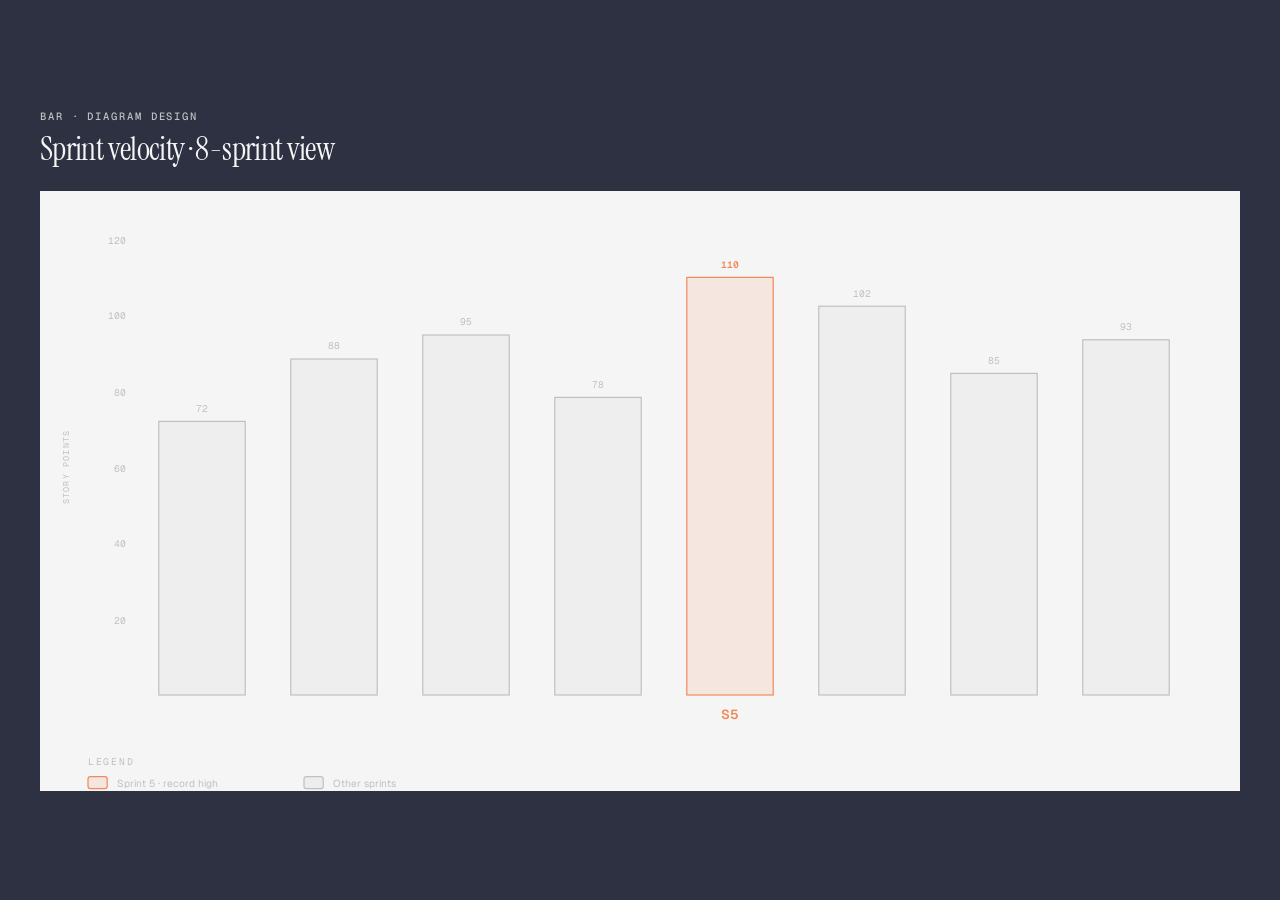
<file: claude/skills/diagram-design/assets/example-bar-dark.html>
<!DOCTYPE html>
<html lang="en">
<head>
  <meta charset="UTF-8">
  <meta name="viewport" content="width=device-width, initial-scale=1.0">
  <title>Sprint velocity · Bar chart · dark</title>
  <link href="https://fonts.googleapis.com/css2?family=Instrument+Serif:ital@0;1&family=Geist:wght@400;500;600&family=Geist+Mono:wght@400;500;600&display=swap" rel="stylesheet">
  <style>
    *, *::before, *::after { box-sizing: border-box; margin: 0; padding: 0; }
    :root {
      --color-paper:  #2d3142;
      --color-ink:    #f5f5f5;
      --color-muted:  #bfc0c0;
      --color-accent: #f08a59;
      --font-sans:    'Geist', system-ui, sans-serif;
      --font-serif:   'Instrument Serif', serif;
      --font-mono:    'Geist Mono', ui-monospace, monospace;
    }
    body { font-family: var(--font-sans); background: var(--color-paper); color: var(--color-ink); min-height: 100vh; display: flex; align-items: center; justify-content: center; padding: 3rem 2rem; }
    .frame { max-width: 1200px; width: 100%; }
    .eyebrow { font-family: var(--font-mono); font-size: 0.66rem; font-weight: 500; letter-spacing: 0.18em; text-transform: uppercase; color: var(--color-muted); margin-bottom: 0.5rem; }
    h1 { font-family: var(--font-serif); font-size: clamp(1.5rem, 2.4vw + 0.75rem, 2rem); font-weight: 400; letter-spacing: -0.02em; line-height: 1.15; margin-bottom: 1.5rem; }
    svg { width: 100%; min-width: 760px; display: block; }
  </style>
</head>
<body>
  <div class="frame">
    <p class="eyebrow">Bar · Diagram Design</p>
    <h1>Sprint velocity · 8-sprint view</h1>

    <svg viewBox="0 0 1000 500" xmlns="http://www.w3.org/2000/svg" role="img" aria-labelledby="bar-dark-title bar-dark-desc">
      <title id="bar-dark-title">Sprint velocity · 8-sprint view</title>
      <desc id="bar-dark-desc">Bar chart showing story points delivered across sprints S1 through S8, with Sprint 5 as the record high.</desc>
      <defs>
        <pattern id="dots" width="22" height="22" patternUnits="userSpaceOnUse">
          <circle cx="1" cy="1" r="0.9" fill="rgba(245,245,245,0.10)"/>
        </pattern>
      </defs>

      <rect width="100%" height="100%" fill="#f5f5f5"/>
      <rect width="100%" height="100%" fill="url(#dots)" opacity="0.55"/>

      <!-- Y-axis rotated label -->
      <text transform="rotate(-90 24 230)" x="24" y="230" fill="#bfc0c0" font-size="7" font-family="'Geist Mono', monospace" letter-spacing="0.14em" text-anchor="middle">STORY POINTS</text>

      <!-- Horizontal gridlines (drawn before bars) -->
      <line x1="80" y1="357" x2="960" y2="357" stroke="rgba(245,245,245,0.08)" stroke-width="0.8"/>
      <line x1="80" y1="293" x2="960" y2="293" stroke="rgba(245,245,245,0.08)" stroke-width="0.8"/>
      <line x1="80" y1="230" x2="960" y2="230" stroke="rgba(245,245,245,0.08)" stroke-width="0.8"/>
      <line x1="80" y1="167" x2="960" y2="167" stroke="rgba(245,245,245,0.08)" stroke-width="0.8"/>
      <line x1="80" y1="103" x2="960" y2="103" stroke="rgba(245,245,245,0.08)" stroke-width="0.8"/>
      <line x1="80" y1="40"  x2="960" y2="40"  stroke="rgba(245,245,245,0.06)" stroke-width="0.8"/>

      <!-- Y-axis line and X-axis baseline -->
      <line x1="80" y1="40" x2="80" y2="420" stroke="rgba(245,245,245,0.20)" stroke-width="1"/>
      <line x1="80" y1="420" x2="960" y2="420" stroke="rgba(245,245,245,0.20)" stroke-width="1"/>

      <!-- Y-axis tick labels -->
      <text x="72" y="361" fill="#bfc0c0" font-size="8" font-family="'Geist Mono', monospace" text-anchor="end">20</text>
      <text x="72" y="297" fill="#bfc0c0" font-size="8" font-family="'Geist Mono', monospace" text-anchor="end">40</text>
      <text x="72" y="234" fill="#bfc0c0" font-size="8" font-family="'Geist Mono', monospace" text-anchor="end">60</text>
      <text x="72" y="171" fill="#bfc0c0" font-size="8" font-family="'Geist Mono', monospace" text-anchor="end">80</text>
      <text x="72" y="107" fill="#bfc0c0" font-size="8" font-family="'Geist Mono', monospace" text-anchor="end">100</text>
      <text x="72" y="44"  fill="#bfc0c0" font-size="8" font-family="'Geist Mono', monospace" text-anchor="end">120</text>

      <!-- ─── BARS (pitch=110, width=72, pad=19) ─── -->
      <!-- S1: v=72, h=228, y=192 -->
      <rect x="99" y="192" width="72" height="228" fill="#f5f5f5"/>
      <rect x="99" y="192" width="72" height="228" fill="rgba(191,192,192,0.15)" stroke="#bfc0c0" stroke-width="1"/>
      <text x="135" y="184" fill="#bfc0c0" font-size="8" font-family="'Geist Mono', monospace" text-anchor="middle">72</text>

      <!-- S2: v=88, h=280, y=140 -->
      <rect x="209" y="140" width="72" height="280" fill="#f5f5f5"/>
      <rect x="209" y="140" width="72" height="280" fill="rgba(191,192,192,0.15)" stroke="#bfc0c0" stroke-width="1"/>
      <text x="245" y="132" fill="#bfc0c0" font-size="8" font-family="'Geist Mono', monospace" text-anchor="middle">88</text>

      <!-- S3: v=95, h=300, y=120 -->
      <rect x="319" y="120" width="72" height="300" fill="#f5f5f5"/>
      <rect x="319" y="120" width="72" height="300" fill="rgba(191,192,192,0.15)" stroke="#bfc0c0" stroke-width="1"/>
      <text x="355" y="112" fill="#bfc0c0" font-size="8" font-family="'Geist Mono', monospace" text-anchor="middle">95</text>

      <!-- S4: v=78, h=248, y=172 -->
      <rect x="429" y="172" width="72" height="248" fill="#f5f5f5"/>
      <rect x="429" y="172" width="72" height="248" fill="rgba(191,192,192,0.15)" stroke="#bfc0c0" stroke-width="1"/>
      <text x="465" y="164" fill="#bfc0c0" font-size="8" font-family="'Geist Mono', monospace" text-anchor="middle">78</text>

      <!-- S5 FOCAL: v=110, h=348, y=72 -->
      <rect x="539" y="72" width="72" height="348" fill="#f5f5f5"/>
      <rect x="539" y="72" width="72" height="348" fill="rgba(240,138,89,0.14)" stroke="#f08a59" stroke-width="1"/>
      <text x="575" y="64" fill="#f08a59" font-size="8" font-family="'Geist Mono', monospace" text-anchor="middle" font-weight="600">110</text>

      <!-- S6: v=102, h=324, y=96 -->
      <rect x="649" y="96" width="72" height="324" fill="#f5f5f5"/>
      <rect x="649" y="96" width="72" height="324" fill="rgba(191,192,192,0.15)" stroke="#bfc0c0" stroke-width="1"/>
      <text x="685" y="88" fill="#bfc0c0" font-size="8" font-family="'Geist Mono', monospace" text-anchor="middle">102</text>

      <!-- S7: v=85, h=268, y=152 -->
      <rect x="759" y="152" width="72" height="268" fill="#f5f5f5"/>
      <rect x="759" y="152" width="72" height="268" fill="rgba(191,192,192,0.15)" stroke="#bfc0c0" stroke-width="1"/>
      <text x="795" y="144" fill="#bfc0c0" font-size="8" font-family="'Geist Mono', monospace" text-anchor="middle">85</text>

      <!-- S8: v=93, h=296, y=124 -->
      <rect x="869" y="124" width="72" height="296" fill="#f5f5f5"/>
      <rect x="869" y="124" width="72" height="296" fill="rgba(191,192,192,0.15)" stroke="#bfc0c0" stroke-width="1"/>
      <text x="905" y="116" fill="#bfc0c0" font-size="8" font-family="'Geist Mono', monospace" text-anchor="middle">93</text>

      <!-- X-axis category labels -->
      <text x="135" y="440" fill="#f5f5f5" font-size="11" font-weight="600" font-family="'Geist', sans-serif" text-anchor="middle">S1</text>
      <text x="245" y="440" fill="#f5f5f5" font-size="11" font-weight="600" font-family="'Geist', sans-serif" text-anchor="middle">S2</text>
      <text x="355" y="440" fill="#f5f5f5" font-size="11" font-weight="600" font-family="'Geist', sans-serif" text-anchor="middle">S3</text>
      <text x="465" y="440" fill="#f5f5f5" font-size="11" font-weight="600" font-family="'Geist', sans-serif" text-anchor="middle">S4</text>
      <text x="575" y="440" fill="#f08a59" font-size="11" font-weight="600" font-family="'Geist', sans-serif" text-anchor="middle">S5</text>
      <text x="685" y="440" fill="#f5f5f5" font-size="11" font-weight="600" font-family="'Geist', sans-serif" text-anchor="middle">S6</text>
      <text x="795" y="440" fill="#f5f5f5" font-size="11" font-weight="600" font-family="'Geist', sans-serif" text-anchor="middle">S7</text>
      <text x="905" y="440" fill="#f5f5f5" font-size="11" font-weight="600" font-family="'Geist', sans-serif" text-anchor="middle">S8</text>

      <!-- Legend -->
      <line x1="40" y1="462" x2="960" y2="462" stroke="rgba(245,245,245,0.10)" stroke-width="0.8"/>
      <text x="40" y="478" fill="#bfc0c0" font-size="8" font-family="'Geist Mono', monospace" letter-spacing="0.18em">LEGEND</text>

      <rect x="40" y="488" width="16" height="10" rx="2" fill="rgba(240,138,89,0.14)" stroke="#f08a59" stroke-width="1"/>
      <text x="64" y="497" fill="#bfc0c0" font-size="8.5" font-family="'Geist', sans-serif">Sprint 5 · record high</text>

      <rect x="220" y="488" width="16" height="10" rx="2" fill="rgba(191,192,192,0.15)" stroke="#bfc0c0" stroke-width="1"/>
      <text x="244" y="497" fill="#bfc0c0" font-size="8.5" font-family="'Geist', sans-serif">Other sprints</text>
    </svg>
  </div>
</body>
</html>
</file>
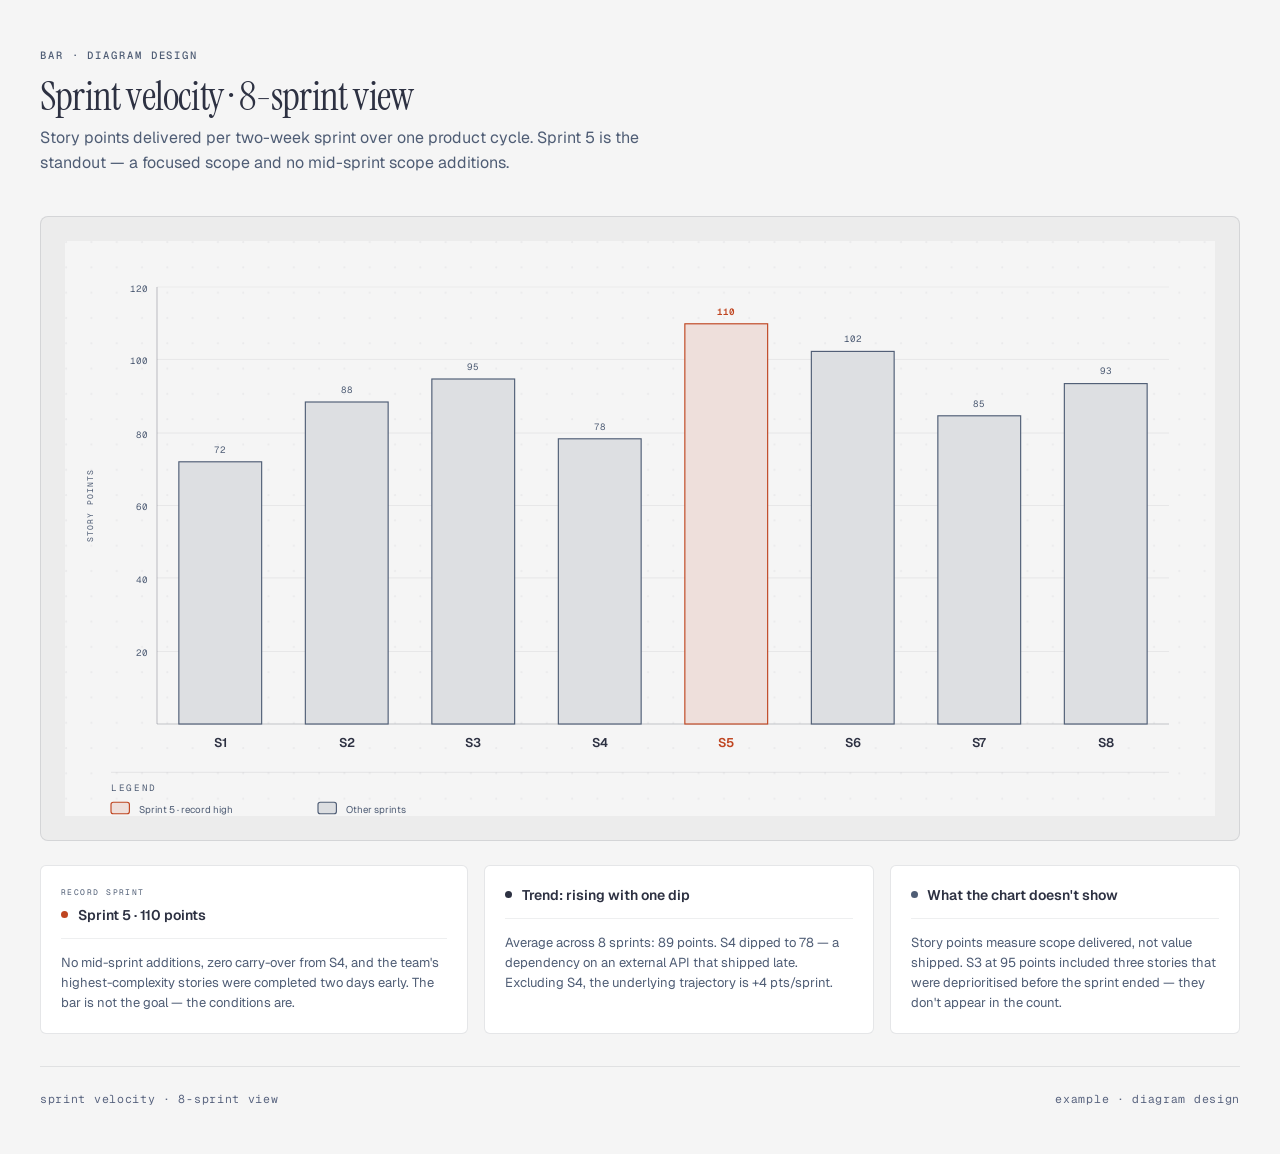
<file: claude/skills/diagram-design/assets/example-bar-full.html>
<!DOCTYPE html>
<html lang="en">
<head>
  <meta charset="UTF-8">
  <meta name="viewport" content="width=device-width, initial-scale=1.0">
  <title>Sprint velocity · Bar chart</title>
  <link href="https://fonts.googleapis.com/css2?family=Instrument+Serif:ital@0;1&family=Geist:wght@400;500;600&family=Geist+Mono:wght@400;500;600&display=swap" rel="stylesheet">
  <style>
    *, *::before, *::after { box-sizing: border-box; margin: 0; padding: 0; }
    :root { --color-paper:#f5f5f5; --color-paper-2:#ececec; --color-ink:#2d3142; --color-muted:#4f5d75; --color-soft:#5a6580; --color-rule:rgba(45,49,66,0.12); --color-accent:#bf4520; --font-sans:'Geist',system-ui,sans-serif; --font-serif:'Instrument Serif',serif; --font-mono:'Geist Mono',ui-monospace,monospace; }
    body { font-family: var(--font-sans); background: var(--color-paper); min-height: 100vh; padding: 3rem 2rem; color: var(--color-ink); }
    .container { max-width: 1200px; margin: 0 auto; }
    .header { margin-bottom: 2.5rem; }
    .header-eyebrow { font-family: var(--font-mono); font-size: 0.66rem; font-weight: 500; letter-spacing: 0.18em; text-transform: uppercase; color: var(--color-muted); margin-bottom: 0.75rem; }
    h1 { font-family: var(--font-serif); font-size: clamp(1.75rem, 3vw + 1rem, 2.5rem); font-weight: 400; letter-spacing: -0.02em; line-height: 1.1; margin-bottom: 0.5rem; }
    .subtitle { font-size: 1rem; line-height: 1.55; color: var(--color-muted); max-width: 58ch; }
    .diagram-container { background: var(--color-paper-2); border-radius: 8px; border: 1px solid var(--color-rule); padding: 1.5rem; overflow-x: auto; }
    svg { width: 100%; min-width: 760px; display: block; }
    .cards { display: grid; grid-template-columns: 1.1fr 1fr 0.9fr; gap: 1rem; margin-top: 1.5rem; }
    @media (max-width: 720px) { .cards { grid-template-columns: 1fr; } }
    .card { background: #fff; border-radius: 6px; border: 1px solid var(--color-rule); padding: 1.25rem; }
    .card .eyebrow { font-family: var(--font-mono); font-size: 0.5rem; letter-spacing: 0.18em; text-transform: uppercase; color: var(--color-muted); margin-bottom: 0.5rem; }
    .card-header { display: flex; align-items: center; gap: 0.6rem; margin-bottom: 0.875rem; padding-bottom: 0.875rem; border-bottom: 1px solid rgba(45,49,66,0.08); }
    .card-dot { width: 7px; height: 7px; border-radius: 50%; }
    .card-dot.coral { background: var(--color-accent); } .card-dot.ink { background: var(--color-ink); } .card-dot.muted { background: var(--color-muted); }
    .card h3 { font-size: 0.875rem; font-weight: 600; }
    .card p { color: var(--color-muted); font-size: 0.8125rem; line-height: 1.55; }
    .footer { margin-top: 2rem; padding-top: 1.5rem; border-top: 1px solid rgba(45,49,66,0.10); font-family: var(--font-mono); font-size: 0.72rem; letter-spacing: 0.06em; color: var(--color-soft); display: flex; justify-content: space-between; flex-wrap: wrap; gap: 0.5rem; }
  </style>
</head>
<body>
  <div class="container">
    <div class="header">
      <p class="header-eyebrow">Bar · Diagram Design</p>
      <h1>Sprint velocity · 8-sprint view</h1>
      <p class="subtitle">Story points delivered per two-week sprint over one product cycle. Sprint 5 is the standout — a focused scope and no mid-sprint scope additions.</p>
    </div>
    <div class="diagram-container">
      <svg viewBox="0 0 1000 500" xmlns="http://www.w3.org/2000/svg" role="img" aria-labelledby="bar-full-title bar-full-desc">
        <title id="bar-full-title">Sprint velocity · 8-sprint view</title>
        <desc id="bar-full-desc">Bar chart showing story points delivered across sprints S1 through S8, with Sprint 5 as the record high.</desc>
        <defs><pattern id="dots" width="22" height="22" patternUnits="userSpaceOnUse"><circle cx="1" cy="1" r="0.9" fill="rgba(45,49,66,0.10)"/></pattern></defs>
        <rect width="100%" height="100%" fill="#f5f5f5"/>
        <rect width="100%" height="100%" fill="url(#dots)" opacity="0.55"/>
        <text transform="rotate(-90 24 230)" x="24" y="230" fill="#4f5d75" font-size="7" font-family="'Geist Mono', monospace" letter-spacing="0.14em" text-anchor="middle">STORY POINTS</text>
        <line x1="80" y1="357" x2="960" y2="357" stroke="rgba(45,49,66,0.08)" stroke-width="0.8"/>
        <line x1="80" y1="293" x2="960" y2="293" stroke="rgba(45,49,66,0.08)" stroke-width="0.8"/>
        <line x1="80" y1="230" x2="960" y2="230" stroke="rgba(45,49,66,0.08)" stroke-width="0.8"/>
        <line x1="80" y1="167" x2="960" y2="167" stroke="rgba(45,49,66,0.08)" stroke-width="0.8"/>
        <line x1="80" y1="103" x2="960" y2="103" stroke="rgba(45,49,66,0.08)" stroke-width="0.8"/>
        <line x1="80" y1="40"  x2="960" y2="40"  stroke="rgba(45,49,66,0.06)" stroke-width="0.8"/>
        <line x1="80" y1="40" x2="80" y2="420" stroke="rgba(45,49,66,0.25)" stroke-width="1"/>
        <line x1="80" y1="420" x2="960" y2="420" stroke="rgba(45,49,66,0.25)" stroke-width="1"/>
        <text x="72" y="361" fill="#4f5d75" font-size="8" font-family="'Geist Mono', monospace" text-anchor="end">20</text>
        <text x="72" y="297" fill="#4f5d75" font-size="8" font-family="'Geist Mono', monospace" text-anchor="end">40</text>
        <text x="72" y="234" fill="#4f5d75" font-size="8" font-family="'Geist Mono', monospace" text-anchor="end">60</text>
        <text x="72" y="171" fill="#4f5d75" font-size="8" font-family="'Geist Mono', monospace" text-anchor="end">80</text>
        <text x="72" y="107" fill="#4f5d75" font-size="8" font-family="'Geist Mono', monospace" text-anchor="end">100</text>
        <text x="72" y="44"  fill="#4f5d75" font-size="8" font-family="'Geist Mono', monospace" text-anchor="end">120</text>
        <rect x="99"  y="192" width="72" height="228" fill="#f5f5f5"/><rect x="99"  y="192" width="72" height="228" fill="rgba(79,93,117,0.15)" stroke="#4f5d75" stroke-width="1"/><text x="135" y="184" fill="#4f5d75" font-size="8" font-family="'Geist Mono', monospace" text-anchor="middle">72</text>
        <rect x="209" y="140" width="72" height="280" fill="#f5f5f5"/><rect x="209" y="140" width="72" height="280" fill="rgba(79,93,117,0.15)" stroke="#4f5d75" stroke-width="1"/><text x="245" y="132" fill="#4f5d75" font-size="8" font-family="'Geist Mono', monospace" text-anchor="middle">88</text>
        <rect x="319" y="120" width="72" height="300" fill="#f5f5f5"/><rect x="319" y="120" width="72" height="300" fill="rgba(79,93,117,0.15)" stroke="#4f5d75" stroke-width="1"/><text x="355" y="112" fill="#4f5d75" font-size="8" font-family="'Geist Mono', monospace" text-anchor="middle">95</text>
        <rect x="429" y="172" width="72" height="248" fill="#f5f5f5"/><rect x="429" y="172" width="72" height="248" fill="rgba(79,93,117,0.15)" stroke="#4f5d75" stroke-width="1"/><text x="465" y="164" fill="#4f5d75" font-size="8" font-family="'Geist Mono', monospace" text-anchor="middle">78</text>
        <rect x="539" y="72" width="72" height="348" fill="#f5f5f5"/><rect x="539" y="72" width="72" height="348" fill="rgba(191,69,32,0.12)" stroke="#bf4520" stroke-width="1"/><text x="575" y="64" fill="#bf4520" font-size="8" font-family="'Geist Mono', monospace" text-anchor="middle" font-weight="600">110</text>
        <rect x="649" y="96"  width="72" height="324" fill="#f5f5f5"/><rect x="649" y="96"  width="72" height="324" fill="rgba(79,93,117,0.15)" stroke="#4f5d75" stroke-width="1"/><text x="685" y="88"  fill="#4f5d75" font-size="8" font-family="'Geist Mono', monospace" text-anchor="middle">102</text>
        <rect x="759" y="152" width="72" height="268" fill="#f5f5f5"/><rect x="759" y="152" width="72" height="268" fill="rgba(79,93,117,0.15)" stroke="#4f5d75" stroke-width="1"/><text x="795" y="144" fill="#4f5d75" font-size="8" font-family="'Geist Mono', monospace" text-anchor="middle">85</text>
        <rect x="869" y="124" width="72" height="296" fill="#f5f5f5"/><rect x="869" y="124" width="72" height="296" fill="rgba(79,93,117,0.15)" stroke="#4f5d75" stroke-width="1"/><text x="905" y="116" fill="#4f5d75" font-size="8" font-family="'Geist Mono', monospace" text-anchor="middle">93</text>
        <text x="135" y="440" fill="#2d3142" font-size="11" font-weight="600" font-family="'Geist', sans-serif" text-anchor="middle">S1</text>
        <text x="245" y="440" fill="#2d3142" font-size="11" font-weight="600" font-family="'Geist', sans-serif" text-anchor="middle">S2</text>
        <text x="355" y="440" fill="#2d3142" font-size="11" font-weight="600" font-family="'Geist', sans-serif" text-anchor="middle">S3</text>
        <text x="465" y="440" fill="#2d3142" font-size="11" font-weight="600" font-family="'Geist', sans-serif" text-anchor="middle">S4</text>
        <text x="575" y="440" fill="#bf4520" font-size="11" font-weight="600" font-family="'Geist', sans-serif" text-anchor="middle">S5</text>
        <text x="685" y="440" fill="#2d3142" font-size="11" font-weight="600" font-family="'Geist', sans-serif" text-anchor="middle">S6</text>
        <text x="795" y="440" fill="#2d3142" font-size="11" font-weight="600" font-family="'Geist', sans-serif" text-anchor="middle">S7</text>
        <text x="905" y="440" fill="#2d3142" font-size="11" font-weight="600" font-family="'Geist', sans-serif" text-anchor="middle">S8</text>
        <line x1="40" y1="462" x2="960" y2="462" stroke="rgba(45,49,66,0.10)" stroke-width="0.8"/>
        <text x="40" y="478" fill="#4f5d75" font-size="8" font-family="'Geist Mono', monospace" letter-spacing="0.18em">LEGEND</text>
        <rect x="40" y="488" width="16" height="10" rx="2" fill="rgba(191,69,32,0.12)" stroke="#bf4520" stroke-width="1"/>
        <text x="64" y="497" fill="#4f5d75" font-size="8.5" font-family="'Geist', sans-serif">Sprint 5 · record high</text>
        <rect x="220" y="488" width="16" height="10" rx="2" fill="rgba(79,93,117,0.15)" stroke="#4f5d75" stroke-width="1"/>
        <text x="244" y="497" fill="#4f5d75" font-size="8.5" font-family="'Geist', sans-serif">Other sprints</text>
      </svg>
    </div>
    <div class="cards">
      <div class="card">
        <p class="eyebrow">RECORD SPRINT</p>
        <div class="card-header"><span class="card-dot coral"></span><h3>Sprint 5 · 110 points</h3></div>
        <p>No mid-sprint additions, zero carry-over from S4, and the team's highest-complexity stories were completed two days early. The bar is not the goal — the conditions are.</p>
      </div>
      <div class="card">
        <div class="card-header"><span class="card-dot ink"></span><h3>Trend: rising with one dip</h3></div>
        <p>Average across 8 sprints: 89 points. S4 dipped to 78 — a dependency on an external API that shipped late. Excluding S4, the underlying trajectory is +4 pts/sprint.</p>
      </div>
      <div class="card">
        <div class="card-header"><span class="card-dot muted"></span><h3>What the chart doesn't show</h3></div>
        <p>Story points measure scope delivered, not value shipped. S3 at 95 points included three stories that were deprioritised before the sprint ended — they don't appear in the count.</p>
      </div>
    </div>
    <div class="footer">
      <span>sprint velocity · 8-sprint view</span>
      <span>example · diagram design</span>
    </div>
  </div>
</body>
</html>
</file>
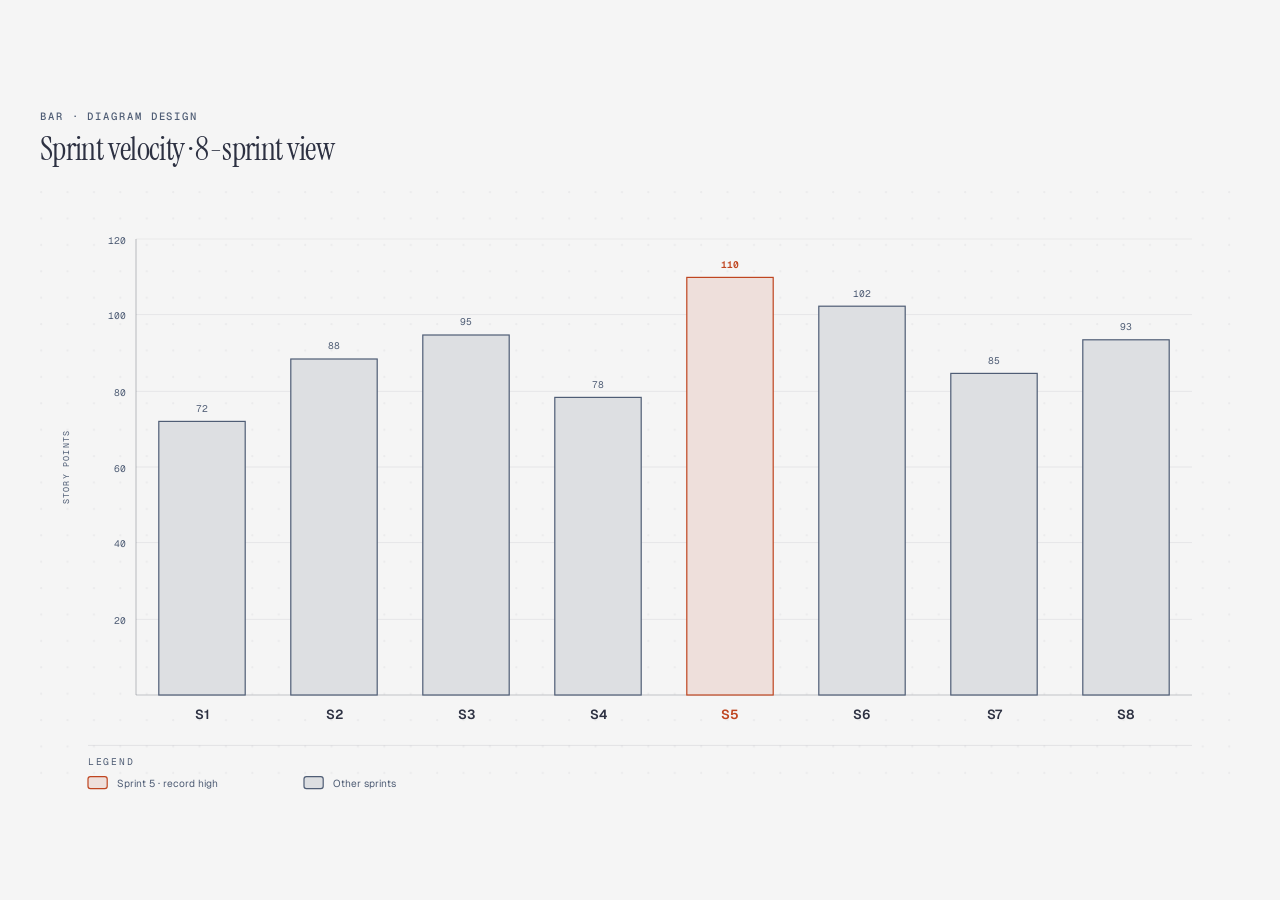
<file: claude/skills/diagram-design/assets/example-bar.html>
<!DOCTYPE html>
<html lang="en">
<head>
  <meta charset="UTF-8">
  <meta name="viewport" content="width=device-width, initial-scale=1.0">
  <title>Sprint velocity · Bar chart</title>
  <link href="https://fonts.googleapis.com/css2?family=Instrument+Serif:ital@0;1&family=Geist:wght@400;500;600&family=Geist+Mono:wght@400;500;600&display=swap" rel="stylesheet">
  <style>
    *, *::before, *::after { box-sizing: border-box; margin: 0; padding: 0; }
    :root {
      --color-paper:  #f5f5f5;
      --color-ink:    #2d3142;
      --color-muted:  #4f5d75;
      --color-accent: #bf4520;
      --font-sans:    'Geist', system-ui, sans-serif;
      --font-serif:   'Instrument Serif', serif;
      --font-mono:    'Geist Mono', ui-monospace, monospace;
    }
    body { font-family: var(--font-sans); background: var(--color-paper); color: var(--color-ink); min-height: 100vh; display: flex; align-items: center; justify-content: center; padding: 3rem 2rem; }
    .frame { max-width: 1200px; width: 100%; }
    .eyebrow { font-family: var(--font-mono); font-size: 0.66rem; font-weight: 500; letter-spacing: 0.18em; text-transform: uppercase; color: var(--color-muted); margin-bottom: 0.5rem; }
    h1 { font-family: var(--font-serif); font-size: clamp(1.5rem, 2.4vw + 0.75rem, 2rem); font-weight: 400; letter-spacing: -0.02em; line-height: 1.15; margin-bottom: 1.5rem; }
    svg { width: 100%; min-width: 760px; display: block; }
  </style>
</head>
<body>
  <div class="frame">
    <p class="eyebrow">Bar · Diagram Design</p>
    <h1>Sprint velocity · 8-sprint view</h1>

    <svg viewBox="0 0 1000 500" xmlns="http://www.w3.org/2000/svg" role="img" aria-labelledby="bar-title bar-desc">
      <title id="bar-title">Sprint velocity · 8-sprint view</title>
      <desc id="bar-desc">Bar chart showing story points delivered across sprints S1 through S8, with Sprint 5 as the record high.</desc>
      <defs>
        <pattern id="dots" width="22" height="22" patternUnits="userSpaceOnUse">
          <circle cx="1" cy="1" r="0.9" fill="rgba(45,49,66,0.10)"/>
        </pattern>
      </defs>

      <rect width="100%" height="100%" fill="#f5f5f5"/>
      <rect width="100%" height="100%" fill="url(#dots)" opacity="0.55"/>

      <!-- Y-axis rotated label -->
      <text transform="rotate(-90 24 230)" x="24" y="230" fill="#4f5d75" font-size="7" font-family="'Geist Mono', monospace" letter-spacing="0.14em" text-anchor="middle">STORY POINTS</text>

      <!-- Horizontal gridlines (drawn before bars) -->
      <line x1="80" y1="357" x2="960" y2="357" stroke="rgba(45,49,66,0.08)" stroke-width="0.8"/>
      <line x1="80" y1="293" x2="960" y2="293" stroke="rgba(45,49,66,0.08)" stroke-width="0.8"/>
      <line x1="80" y1="230" x2="960" y2="230" stroke="rgba(45,49,66,0.08)" stroke-width="0.8"/>
      <line x1="80" y1="167" x2="960" y2="167" stroke="rgba(45,49,66,0.08)" stroke-width="0.8"/>
      <line x1="80" y1="103" x2="960" y2="103" stroke="rgba(45,49,66,0.08)" stroke-width="0.8"/>
      <line x1="80" y1="40"  x2="960" y2="40"  stroke="rgba(45,49,66,0.06)" stroke-width="0.8"/>

      <!-- Y-axis line and X-axis baseline -->
      <line x1="80" y1="40" x2="80" y2="420" stroke="rgba(45,49,66,0.25)" stroke-width="1"/>
      <line x1="80" y1="420" x2="960" y2="420" stroke="rgba(45,49,66,0.25)" stroke-width="1"/>

      <!-- Y-axis tick labels -->
      <text x="72" y="361" fill="#4f5d75" font-size="8" font-family="'Geist Mono', monospace" text-anchor="end">20</text>
      <text x="72" y="297" fill="#4f5d75" font-size="8" font-family="'Geist Mono', monospace" text-anchor="end">40</text>
      <text x="72" y="234" fill="#4f5d75" font-size="8" font-family="'Geist Mono', monospace" text-anchor="end">60</text>
      <text x="72" y="171" fill="#4f5d75" font-size="8" font-family="'Geist Mono', monospace" text-anchor="end">80</text>
      <text x="72" y="107" fill="#4f5d75" font-size="8" font-family="'Geist Mono', monospace" text-anchor="end">100</text>
      <text x="72" y="44"  fill="#4f5d75" font-size="8" font-family="'Geist Mono', monospace" text-anchor="end">120</text>

      <!-- ─── BARS (pitch=110, width=72, pad=19) ─── -->
      <!-- S1: v=72, h=228, y=192 -->
      <rect x="99" y="192" width="72" height="228" fill="#f5f5f5"/>
      <rect x="99" y="192" width="72" height="228" fill="rgba(79,93,117,0.15)" stroke="#4f5d75" stroke-width="1"/>
      <text x="135" y="184" fill="#4f5d75" font-size="8" font-family="'Geist Mono', monospace" text-anchor="middle">72</text>

      <!-- S2: v=88, h=280, y=140 -->
      <rect x="209" y="140" width="72" height="280" fill="#f5f5f5"/>
      <rect x="209" y="140" width="72" height="280" fill="rgba(79,93,117,0.15)" stroke="#4f5d75" stroke-width="1"/>
      <text x="245" y="132" fill="#4f5d75" font-size="8" font-family="'Geist Mono', monospace" text-anchor="middle">88</text>

      <!-- S3: v=95, h=300, y=120 -->
      <rect x="319" y="120" width="72" height="300" fill="#f5f5f5"/>
      <rect x="319" y="120" width="72" height="300" fill="rgba(79,93,117,0.15)" stroke="#4f5d75" stroke-width="1"/>
      <text x="355" y="112" fill="#4f5d75" font-size="8" font-family="'Geist Mono', monospace" text-anchor="middle">95</text>

      <!-- S4: v=78, h=248, y=172 -->
      <rect x="429" y="172" width="72" height="248" fill="#f5f5f5"/>
      <rect x="429" y="172" width="72" height="248" fill="rgba(79,93,117,0.15)" stroke="#4f5d75" stroke-width="1"/>
      <text x="465" y="164" fill="#4f5d75" font-size="8" font-family="'Geist Mono', monospace" text-anchor="middle">78</text>

      <!-- S5 FOCAL: v=110, h=348, y=72 -->
      <rect x="539" y="72" width="72" height="348" fill="#f5f5f5"/>
      <rect x="539" y="72" width="72" height="348" fill="rgba(191,69,32,0.12)" stroke="#bf4520" stroke-width="1"/>
      <text x="575" y="64" fill="#bf4520" font-size="8" font-family="'Geist Mono', monospace" text-anchor="middle" font-weight="600">110</text>

      <!-- S6: v=102, h=324, y=96 -->
      <rect x="649" y="96" width="72" height="324" fill="#f5f5f5"/>
      <rect x="649" y="96" width="72" height="324" fill="rgba(79,93,117,0.15)" stroke="#4f5d75" stroke-width="1"/>
      <text x="685" y="88" fill="#4f5d75" font-size="8" font-family="'Geist Mono', monospace" text-anchor="middle">102</text>

      <!-- S7: v=85, h=268, y=152 -->
      <rect x="759" y="152" width="72" height="268" fill="#f5f5f5"/>
      <rect x="759" y="152" width="72" height="268" fill="rgba(79,93,117,0.15)" stroke="#4f5d75" stroke-width="1"/>
      <text x="795" y="144" fill="#4f5d75" font-size="8" font-family="'Geist Mono', monospace" text-anchor="middle">85</text>

      <!-- S8: v=93, h=296, y=124 -->
      <rect x="869" y="124" width="72" height="296" fill="#f5f5f5"/>
      <rect x="869" y="124" width="72" height="296" fill="rgba(79,93,117,0.15)" stroke="#4f5d75" stroke-width="1"/>
      <text x="905" y="116" fill="#4f5d75" font-size="8" font-family="'Geist Mono', monospace" text-anchor="middle">93</text>

      <!-- X-axis category labels -->
      <text x="135" y="440" fill="#2d3142" font-size="11" font-weight="600" font-family="'Geist', sans-serif" text-anchor="middle">S1</text>
      <text x="245" y="440" fill="#2d3142" font-size="11" font-weight="600" font-family="'Geist', sans-serif" text-anchor="middle">S2</text>
      <text x="355" y="440" fill="#2d3142" font-size="11" font-weight="600" font-family="'Geist', sans-serif" text-anchor="middle">S3</text>
      <text x="465" y="440" fill="#2d3142" font-size="11" font-weight="600" font-family="'Geist', sans-serif" text-anchor="middle">S4</text>
      <text x="575" y="440" fill="#bf4520" font-size="11" font-weight="600" font-family="'Geist', sans-serif" text-anchor="middle">S5</text>
      <text x="685" y="440" fill="#2d3142" font-size="11" font-weight="600" font-family="'Geist', sans-serif" text-anchor="middle">S6</text>
      <text x="795" y="440" fill="#2d3142" font-size="11" font-weight="600" font-family="'Geist', sans-serif" text-anchor="middle">S7</text>
      <text x="905" y="440" fill="#2d3142" font-size="11" font-weight="600" font-family="'Geist', sans-serif" text-anchor="middle">S8</text>

      <!-- Legend -->
      <line x1="40" y1="462" x2="960" y2="462" stroke="rgba(45,49,66,0.10)" stroke-width="0.8"/>
      <text x="40" y="478" fill="#4f5d75" font-size="8" font-family="'Geist Mono', monospace" letter-spacing="0.18em">LEGEND</text>

      <rect x="40" y="488" width="16" height="10" rx="2" fill="rgba(191,69,32,0.12)" stroke="#bf4520" stroke-width="1"/>
      <text x="64" y="497" fill="#4f5d75" font-size="8.5" font-family="'Geist', sans-serif">Sprint 5 · record high</text>

      <rect x="220" y="488" width="16" height="10" rx="2" fill="rgba(79,93,117,0.15)" stroke="#4f5d75" stroke-width="1"/>
      <text x="244" y="497" fill="#4f5d75" font-size="8.5" font-family="'Geist', sans-serif">Other sprints</text>
    </svg>
  </div>
</body>
</html>
</file>
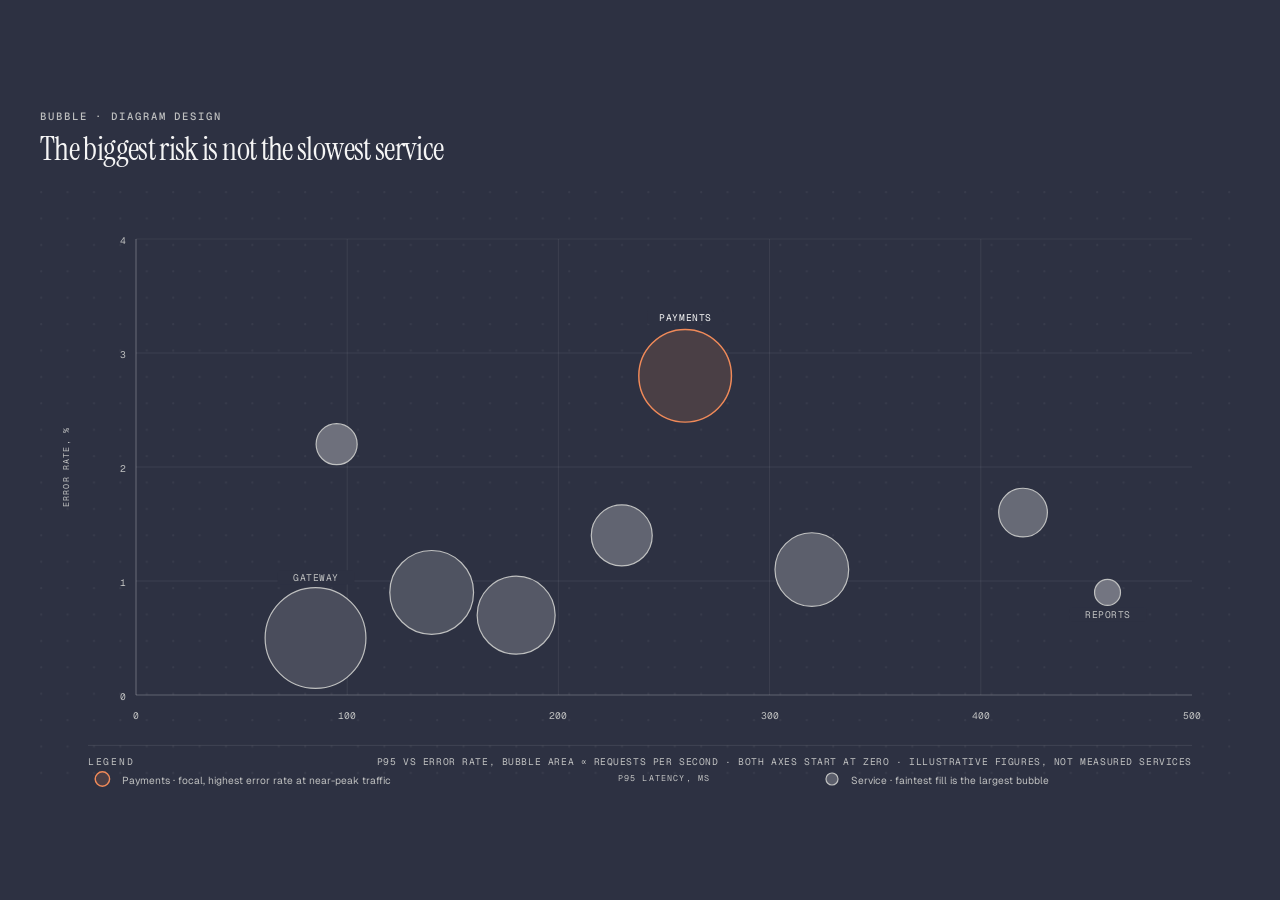
<file: claude/skills/diagram-design/assets/example-bubble-dark.html>
<!DOCTYPE html>
<html lang="en">
<head>
  <meta charset="UTF-8">
  <meta name="viewport" content="width=device-width, initial-scale=1.0">
  <title>p95 vs error rate, sized by traffic · Bubble · dark</title>
  <link href="https://fonts.googleapis.com/css2?family=Instrument+Serif:ital@0;1&family=Geist:wght@400;500;600&family=Geist+Mono:wght@400;500;600&display=swap" rel="stylesheet">
  <style>
    *, *::before, *::after { box-sizing: border-box; margin: 0; padding: 0; }
    :root {
      --color-paper:  #2d3142;
      --color-ink:    #f5f5f5;
      --color-muted:  #bfc0c0;
      --color-accent: #f08a59;
      --font-sans:    'Geist', system-ui, sans-serif;
      --font-serif:   'Instrument Serif', serif;
      --font-mono:    'Geist Mono', ui-monospace, monospace;
    }
    body { font-family: var(--font-sans); background: var(--color-paper); color: var(--color-ink); min-height: 100vh; display: flex; align-items: center; justify-content: center; padding: 3rem 2rem; }
    .frame { max-width: 1200px; width: 100%; }
    .eyebrow { font-family: var(--font-mono); font-size: 0.66rem; font-weight: 500; letter-spacing: 0.18em; text-transform: uppercase; color: var(--color-muted); margin-bottom: 0.5rem; }
    h1 { font-family: var(--font-serif); font-size: clamp(1.5rem, 2.4vw + 0.75rem, 2rem); font-weight: 400; letter-spacing: -0.02em; line-height: 1.15; margin-bottom: 1.5rem; }
    svg { width: 100%; min-width: 760px; display: block; }
  </style>
</head>
<body>
  <div class="frame">
    <p class="eyebrow">Bubble · Diagram Design</p>
    <h1>The biggest risk is not the slowest service</h1>

    <!-- X: 0-500ms p95 over 880px, x = 80 + 1.76·ms. Y: 0-4% error rate over
         380px, y = 420 - 95·pct. AREA encodes requests per second: r = 1.4·√v,
         so area = π·1.96·v, exactly proportional. scripts/verify-bubble.py
         derives all three maps from the values each bubble declares and flags
         any bubble that disagrees with its peers. -->
    <svg viewBox="0 0 1000 500" xmlns="http://www.w3.org/2000/svg" role="img" aria-labelledby="bubble-dark-title bubble-dark-desc">
      <title id="bubble-dark-title">The biggest risk is not the slowest service</title>
      <desc id="bubble-dark-desc">Bubble chart of nine services by p95 latency and error rate on zero-based axes, bubble area proportional to requests per second; Payments carries near-peak traffic at the highest error rate.</desc>
      <defs>
        <pattern id="dots" width="22" height="22" patternUnits="userSpaceOnUse">
          <circle cx="1" cy="1" r="0.9" fill="rgba(245,245,245,0.10)"/>
        </pattern>
      </defs>

      <rect width="100%" height="100%" fill="#2d3142"/>
      <rect width="100%" height="100%" fill="url(#dots)" opacity="0.55"/>

      <!-- Axis captions -->
      <text transform="rotate(-90 24 230)" x="24" y="230" fill="#bfc0c0" font-size="7" font-family="'Geist Mono', monospace" letter-spacing="0.14em" text-anchor="middle">ERROR RATE, %</text>
      <text x="520" y="492" fill="#bfc0c0" font-size="7" font-family="'Geist Mono', monospace" letter-spacing="0.14em" text-anchor="middle">P95 LATENCY, MS</text>

      <!-- Gridlines, same positions as the parent scatter -->
      <line x1="80" y1="325" x2="960" y2="325" stroke="rgba(245,245,245,0.08)" stroke-width="0.8"/>
      <line x1="80" y1="230" x2="960" y2="230" stroke="rgba(245,245,245,0.08)" stroke-width="0.8"/>
      <line x1="80" y1="135" x2="960" y2="135" stroke="rgba(245,245,245,0.08)" stroke-width="0.8"/>
      <line x1="80" y1="40"  x2="960" y2="40"  stroke="rgba(245,245,245,0.06)" stroke-width="0.8"/>
      <line x1="256" y1="40" x2="256" y2="420" stroke="rgba(245,245,245,0.08)" stroke-width="0.8"/>
      <line x1="432" y1="40" x2="432" y2="420" stroke="rgba(245,245,245,0.08)" stroke-width="0.8"/>
      <line x1="608" y1="40" x2="608" y2="420" stroke="rgba(245,245,245,0.08)" stroke-width="0.8"/>
      <line x1="784" y1="40" x2="784" y2="420" stroke="rgba(245,245,245,0.08)" stroke-width="0.8"/>

      <!-- Axes: both start at zero. A bubble's position is read against the
           origin, so a truncated axis here shifts every bubble's story. -->
      <line x1="80" y1="40" x2="80" y2="420" stroke="rgba(245,245,245,0.25)" stroke-width="1"/>
      <line x1="80" y1="420" x2="960" y2="420" stroke="rgba(245,245,245,0.25)" stroke-width="1"/>

      <!-- Tick labels are BOUND: data-tick names the axis, data-value the number
           the tick claims to sit at. verify-bubble.py cross-checks each against
           the scale the bubbles themselves describe, so the printed axis and
           the drawn positions cannot drift apart. -->
      <text data-tick="y" data-value="1" x="72" y="329" fill="#bfc0c0" font-size="8" font-family="'Geist Mono', monospace" text-anchor="end">1</text>
      <text data-tick="y" data-value="2" x="72" y="234" fill="#bfc0c0" font-size="8" font-family="'Geist Mono', monospace" text-anchor="end">2</text>
      <text data-tick="y" data-value="3" x="72" y="139" fill="#bfc0c0" font-size="8" font-family="'Geist Mono', monospace" text-anchor="end">3</text>
      <text data-tick="y" data-value="4" x="72" y="44"  fill="#bfc0c0" font-size="8" font-family="'Geist Mono', monospace" text-anchor="end">4</text>
      <text data-tick="y" data-value="0" x="72" y="424" fill="#bfc0c0" font-size="8" font-family="'Geist Mono', monospace" text-anchor="end">0</text>

      <text data-tick="x" data-value="0"   x="80"  y="440" fill="#bfc0c0" font-size="8" font-family="'Geist Mono', monospace" text-anchor="middle">0</text>
      <text data-tick="x" data-value="100" x="256" y="440" fill="#bfc0c0" font-size="8" font-family="'Geist Mono', monospace" text-anchor="middle">100</text>
      <text data-tick="x" data-value="200" x="432" y="440" fill="#bfc0c0" font-size="8" font-family="'Geist Mono', monospace" text-anchor="middle">200</text>
      <text data-tick="x" data-value="300" x="608" y="440" fill="#bfc0c0" font-size="8" font-family="'Geist Mono', monospace" text-anchor="middle">300</text>
      <text data-tick="x" data-value="400" x="784" y="440" fill="#bfc0c0" font-size="8" font-family="'Geist Mono', monospace" text-anchor="middle">400</text>
      <text data-tick="x" data-value="500" x="960" y="440" fill="#bfc0c0" font-size="8" font-family="'Geist Mono', monospace" text-anchor="middle">500</text>

      <!-- ─── BUBBLES, drawn LARGEST FIRST so a small bubble can never be buried
           under a big one. AREA carries the third value, never radius: a radius
           proportional to traffic would show a 6x service as 36x the ink. The
           fill ramp runs faintest-on-largest — it compensates ink mass so small
           bubbles stay visible, it is NOT a fourth encoding, and the legend says
           which end is which in skin-neutral terms. Each bubble sits on a paper
           underlay so gridlines do not show through the translucent fill. -->

      <circle cx="229.6" cy="372.5" r="42" fill="#2d3142"/>
      <circle data-name="Gateway" data-x="85" data-y="0.5" data-size="900" cx="229.6" cy="372.5" r="42" fill="rgba(245,245,245,0.14)" stroke="#bfc0c0" stroke-width="1"/>

      <!-- Payments FOCAL — and it is the risk, not the winner: near-peak traffic
           riding the worst error rate. One accent bubble max; every other
           service stays on the ink ramp. -->
      <circle cx="537.6" cy="154" r="38.6" fill="#2d3142"/>
      <circle data-name="Payments" data-x="260" data-y="2.8" data-size="760" cx="537.6" cy="154" r="38.6" fill="rgba(240,138,89,0.15)" stroke="#f08a59" stroke-width="1.2"/>

      <circle cx="326.4" cy="334.5" r="34.9" fill="#2d3142"/>
      <circle data-name="Auth" data-x="140" data-y="0.9" data-size="620" cx="326.4" cy="334.5" r="34.9" fill="rgba(245,245,245,0.17)" stroke="#bfc0c0" stroke-width="1"/>

      <circle cx="396.8" cy="353.5" r="32.5" fill="#2d3142"/>
      <circle data-name="Catalog" data-x="180" data-y="0.7" data-size="540" cx="396.8" cy="353.5" r="32.5" fill="rgba(245,245,245,0.20)" stroke="#bfc0c0" stroke-width="1"/>

      <circle cx="643.2" cy="315.5" r="30.7" fill="#2d3142"/>
      <circle data-name="Search" data-x="320" data-y="1.1" data-size="480" cx="643.2" cy="315.5" r="30.7" fill="rgba(245,245,245,0.23)" stroke="#bfc0c0" stroke-width="1"/>

      <circle cx="484.8" cy="287" r="25.4" fill="#2d3142"/>
      <circle data-name="Media" data-x="230" data-y="1.4" data-size="330" cx="484.8" cy="287" r="25.4" fill="rgba(245,245,245,0.26)" stroke="#bfc0c0" stroke-width="1"/>

      <circle cx="819.2" cy="268" r="20.3" fill="#2d3142"/>
      <circle data-name="Recommender" data-x="420" data-y="1.6" data-size="210" cx="819.2" cy="268" r="20.3" fill="rgba(245,245,245,0.29)" stroke="#bfc0c0" stroke-width="1"/>

      <circle cx="247.2" cy="211" r="17.1" fill="#2d3142"/>
      <circle data-name="Notifications" data-x="95" data-y="2.2" data-size="150" cx="247.2" cy="211" r="17.1" fill="rgba(245,245,245,0.32)" stroke="#bfc0c0" stroke-width="1"/>

      <circle cx="889.6" cy="334.5" r="10.8" fill="#2d3142"/>
      <circle data-name="Reports" data-x="460" data-y="0.9" data-size="60" cx="889.6" cy="334.5" r="10.8" fill="rgba(245,245,245,0.35)" stroke="#bfc0c0" stroke-width="1"/>

      <!-- Labels: the focal bubble plus the two poles of the area story — the
           giant that is healthy and the sliver that is slow. Each label is
           bound to its bubble by data-name, so verify-bubble.py can prove it
           sits nearer its own bubble than anyone else's. -->
      <rect x="506" y="99" width="64" height="12" rx="2" fill="#2d3142"/>
      <text data-name="Payments" data-role="label" x="538" y="108" fill="#f5f5f5" font-size="8" font-family="'Geist Mono', monospace" text-anchor="middle" letter-spacing="0.06em">PAYMENTS</text>

      <rect x="198" y="316" width="64" height="12" rx="2" fill="#2d3142"/>
      <text data-name="Gateway" data-role="label" x="230" y="325" fill="#bfc0c0" font-size="8" font-family="'Geist Mono', monospace" text-anchor="middle" letter-spacing="0.06em">GATEWAY</text>

      <rect x="858" y="347" width="64" height="12" rx="2" fill="#2d3142"/>
      <text data-name="Reports" data-role="label" x="890" y="356" fill="#bfc0c0" font-size="8" font-family="'Geist Mono', monospace" text-anchor="middle" letter-spacing="0.06em">REPORTS</text>

      <!-- Legend -->
      <line x1="40" y1="462" x2="960" y2="462" stroke="rgba(245,245,245,0.10)" stroke-width="0.8"/>
      <text x="40" y="478" fill="#bfc0c0" font-size="8" font-family="'Geist Mono', monospace" letter-spacing="0.18em">LEGEND</text>
      <text x="960" y="478" fill="#bfc0c0" font-size="8" font-family="'Geist Mono', monospace" letter-spacing="0.06em" text-anchor="end">P95 VS ERROR RATE, BUBBLE AREA ∝ REQUESTS PER SECOND · BOTH AXES START AT ZERO · ILLUSTRATIVE FIGURES, NOT MEASURED SERVICES</text>

      <circle cx="52" cy="490" r="6" fill="rgba(240,138,89,0.15)" stroke="#f08a59" stroke-width="1.2"/>
      <text x="68" y="494" fill="#bfc0c0" font-size="8.5" font-family="'Geist', sans-serif">Payments · focal, highest error rate at near-peak traffic</text>
      <circle cx="660" cy="490" r="5" fill="rgba(245,245,245,0.23)" stroke="#bfc0c0" stroke-width="1"/>
      <text x="676" y="494" fill="#bfc0c0" font-size="8.5" font-family="'Geist', sans-serif">Service · faintest fill is the largest bubble</text>
    </svg>
  </div>
</body>
</html>
</file>
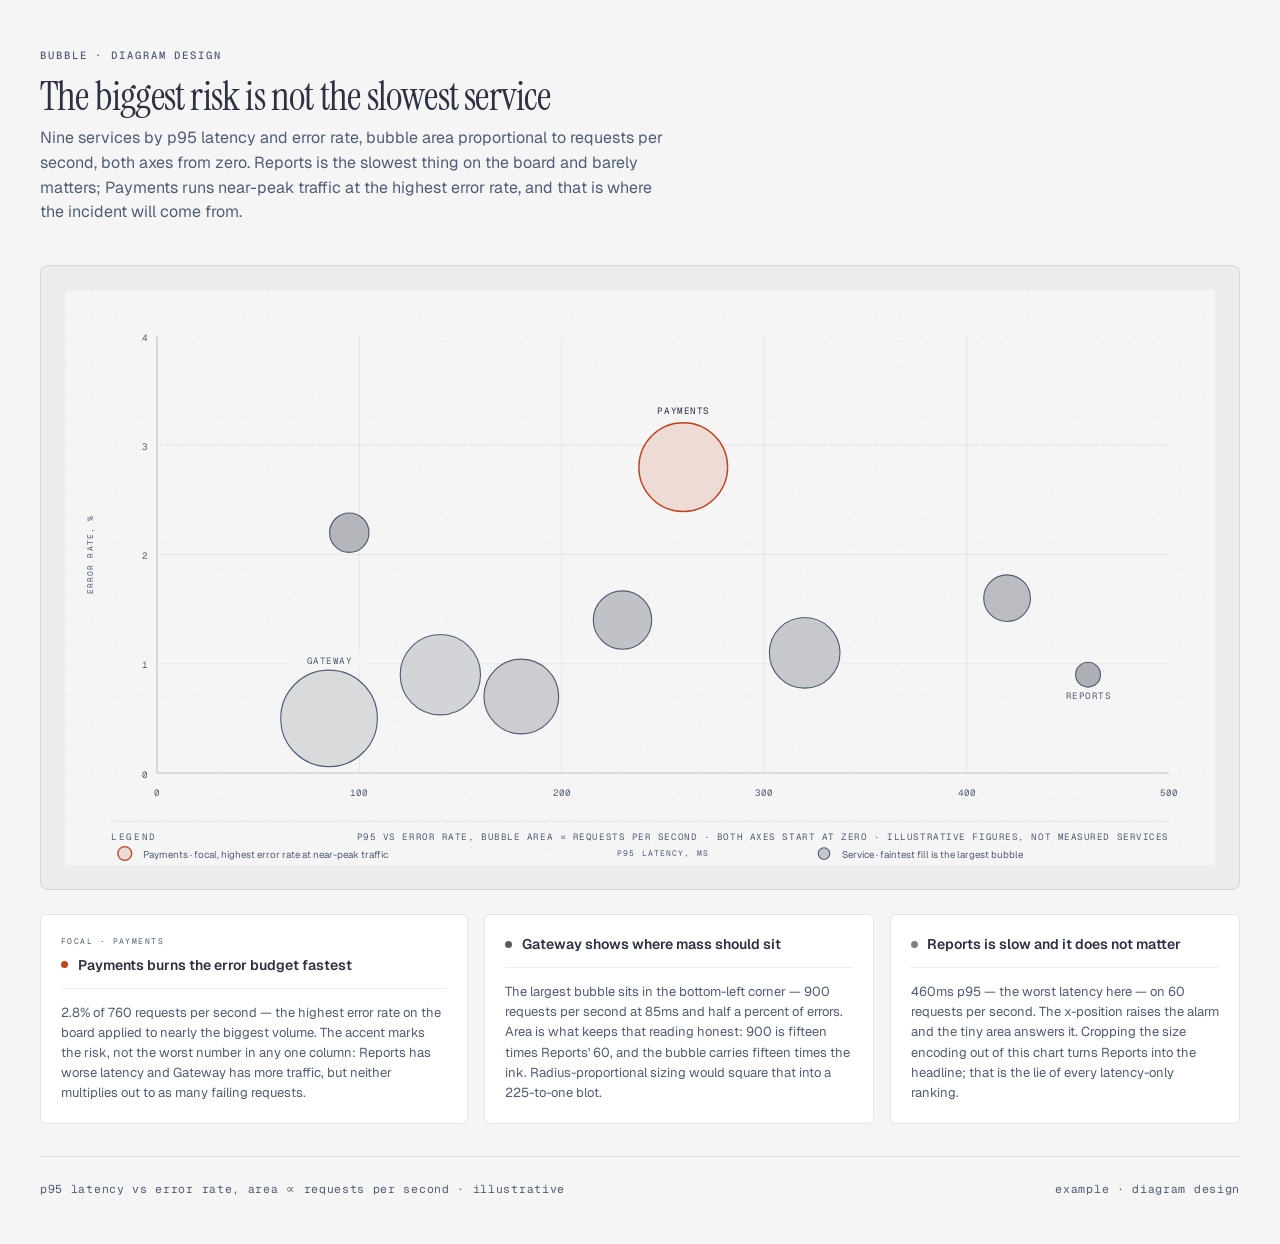
<file: claude/skills/diagram-design/assets/example-bubble-full.html>
<!DOCTYPE html>
<html lang="en">
<head>
  <meta charset="UTF-8">
  <meta name="viewport" content="width=device-width, initial-scale=1.0">
  <title>p95 vs error rate, sized by traffic · Bubble</title>
  <link href="https://fonts.googleapis.com/css2?family=Instrument+Serif:ital@0;1&family=Geist:wght@400;500;600&family=Geist+Mono:wght@400;500;600&display=swap" rel="stylesheet">
  <style>
    *, *::before, *::after { box-sizing: border-box; margin: 0; padding: 0; }
    :root { --color-paper:#f5f5f5; --color-paper-2:#ececec; --color-ink:#2d3142; --color-muted:#4f5d75; --color-soft:#5a6580; --color-rule:rgba(45,49,66,0.12); --color-accent:#bf4520; --font-sans:'Geist',system-ui,sans-serif; --font-serif:'Instrument Serif',serif; --font-mono:'Geist Mono',ui-monospace,monospace; }
    body { font-family: var(--font-sans); background: var(--color-paper); min-height: 100vh; padding: 3rem 2rem; color: var(--color-ink); }
    .container { max-width: 1200px; margin: 0 auto; }
    .header { margin-bottom: 2.5rem; }
    .header-eyebrow { font-family: var(--font-mono); font-size: 0.66rem; font-weight: 500; letter-spacing: 0.18em; text-transform: uppercase; color: var(--color-muted); margin-bottom: 0.75rem; }
    h1 { font-family: var(--font-serif); font-size: clamp(1.75rem, 3vw + 1rem, 2.5rem); font-weight: 400; letter-spacing: -0.02em; line-height: 1.1; margin-bottom: 0.5rem; }
    .subtitle { font-size: 1rem; line-height: 1.55; color: var(--color-muted); max-width: 58ch; }
    .diagram-container { background: var(--color-paper-2); border-radius: 8px; border: 1px solid var(--color-rule); padding: 1.5rem; overflow-x: auto; }
    svg { width: 100%; min-width: 760px; display: block; }
    .cards { display: grid; grid-template-columns: 1.1fr 1fr 0.9fr; gap: 1rem; margin-top: 1.5rem; }
    @media (max-width: 720px) { .cards { grid-template-columns: 1fr; } }
    .card { background: #fff; border-radius: 6px; border: 1px solid var(--color-rule); padding: 1.25rem; }
    .card .eyebrow { font-family: var(--font-mono); font-size: 0.5rem; letter-spacing: 0.18em; text-transform: uppercase; color: var(--color-muted); margin-bottom: 0.5rem; }
    .card-header { display: flex; align-items: center; gap: 0.6rem; margin-bottom: 0.875rem; padding-bottom: 0.875rem; border-bottom: 1px solid rgba(45,49,66,0.08); }
    .card-dot { width: 7px; height: 7px; border-radius: 50%; }
    .card-dot.coral { background: var(--color-accent); }
    .card-dot.ink-strong { background: rgba(45,49,66,0.80); }
    .card-dot.ink-light { background: rgba(45,49,66,0.62); }
    .card h3 { font-size: 0.875rem; font-weight: 600; }
    .card p { color: var(--color-muted); font-size: 0.8125rem; line-height: 1.55; }
    .footer { margin-top: 2rem; padding-top: 1.5rem; border-top: 1px solid rgba(45,49,66,0.10); font-family: var(--font-mono); font-size: 0.72rem; letter-spacing: 0.06em; color: var(--color-muted); display: flex; justify-content: space-between; flex-wrap: wrap; gap: 0.5rem; }
  </style>
</head>
<body>
  <div class="container">
    <div class="header">
      <p class="header-eyebrow">Bubble · Diagram Design</p>
      <h1>The biggest risk is not the slowest service</h1>
      <p class="subtitle">Nine services by p95 latency and error rate, bubble area proportional to requests per second, both axes from zero. Reports is the slowest thing on the board and barely matters; Payments runs near-peak traffic at the highest error rate, and that is where the incident will come from.</p>
    </div>
    <div class="diagram-container">
      <!-- X: 0-500ms p95 over 880px, x = 80 + 1.76·ms. Y: 0-4% error rate over
           380px, y = 420 - 95·pct. AREA encodes requests per second: r = 1.4·√v,
           so area = π·1.96·v, exactly proportional. scripts/verify-bubble.py
           derives all three maps from the values each bubble declares and flags
           any bubble that disagrees with its peers. -->
      <svg viewBox="0 0 1000 500" xmlns="http://www.w3.org/2000/svg" role="img" aria-labelledby="bubble-full-title bubble-full-desc">
        <title id="bubble-full-title">The biggest risk is not the slowest service</title>
        <desc id="bubble-full-desc">Bubble chart of nine services by p95 latency and error rate on zero-based axes, bubble area proportional to requests per second; Payments carries near-peak traffic at the highest error rate.</desc>
        <defs>
          <pattern id="dots" width="22" height="22" patternUnits="userSpaceOnUse">
            <circle cx="1" cy="1" r="0.9" fill="rgba(45,49,66,0.10)"/>
          </pattern>
        </defs>

        <rect width="100%" height="100%" fill="#f5f5f5"/>
        <rect width="100%" height="100%" fill="url(#dots)" opacity="0.55"/>

        <!-- Axis captions -->
        <text transform="rotate(-90 24 230)" x="24" y="230" fill="#4f5d75" font-size="7" font-family="'Geist Mono', monospace" letter-spacing="0.14em" text-anchor="middle">ERROR RATE, %</text>
        <text x="520" y="492" fill="#4f5d75" font-size="7" font-family="'Geist Mono', monospace" letter-spacing="0.14em" text-anchor="middle">P95 LATENCY, MS</text>

        <!-- Gridlines, same positions as the parent scatter -->
        <line x1="80" y1="325" x2="960" y2="325" stroke="rgba(45,49,66,0.08)" stroke-width="0.8"/>
        <line x1="80" y1="230" x2="960" y2="230" stroke="rgba(45,49,66,0.08)" stroke-width="0.8"/>
        <line x1="80" y1="135" x2="960" y2="135" stroke="rgba(45,49,66,0.08)" stroke-width="0.8"/>
        <line x1="80" y1="40"  x2="960" y2="40"  stroke="rgba(45,49,66,0.06)" stroke-width="0.8"/>
        <line x1="256" y1="40" x2="256" y2="420" stroke="rgba(45,49,66,0.08)" stroke-width="0.8"/>
        <line x1="432" y1="40" x2="432" y2="420" stroke="rgba(45,49,66,0.08)" stroke-width="0.8"/>
        <line x1="608" y1="40" x2="608" y2="420" stroke="rgba(45,49,66,0.08)" stroke-width="0.8"/>
        <line x1="784" y1="40" x2="784" y2="420" stroke="rgba(45,49,66,0.08)" stroke-width="0.8"/>

        <!-- Axes: both start at zero. A bubble's position is read against the
             origin, so a truncated axis here shifts every bubble's story. -->
        <line x1="80" y1="40" x2="80" y2="420" stroke="rgba(45,49,66,0.25)" stroke-width="1"/>
        <line x1="80" y1="420" x2="960" y2="420" stroke="rgba(45,49,66,0.25)" stroke-width="1"/>

        <!-- Tick labels are BOUND: data-tick names the axis, data-value the number
             the tick claims to sit at. verify-bubble.py cross-checks each against
             the scale the bubbles themselves describe, so the printed axis and
             the drawn positions cannot drift apart. -->
        <text data-tick="y" data-value="1" x="72" y="329" fill="#4f5d75" font-size="8" font-family="'Geist Mono', monospace" text-anchor="end">1</text>
        <text data-tick="y" data-value="2" x="72" y="234" fill="#4f5d75" font-size="8" font-family="'Geist Mono', monospace" text-anchor="end">2</text>
        <text data-tick="y" data-value="3" x="72" y="139" fill="#4f5d75" font-size="8" font-family="'Geist Mono', monospace" text-anchor="end">3</text>
        <text data-tick="y" data-value="4" x="72" y="44"  fill="#4f5d75" font-size="8" font-family="'Geist Mono', monospace" text-anchor="end">4</text>
        <text data-tick="y" data-value="0" x="72" y="424" fill="#4f5d75" font-size="8" font-family="'Geist Mono', monospace" text-anchor="end">0</text>

        <text data-tick="x" data-value="0"   x="80"  y="440" fill="#4f5d75" font-size="8" font-family="'Geist Mono', monospace" text-anchor="middle">0</text>
        <text data-tick="x" data-value="100" x="256" y="440" fill="#4f5d75" font-size="8" font-family="'Geist Mono', monospace" text-anchor="middle">100</text>
        <text data-tick="x" data-value="200" x="432" y="440" fill="#4f5d75" font-size="8" font-family="'Geist Mono', monospace" text-anchor="middle">200</text>
        <text data-tick="x" data-value="300" x="608" y="440" fill="#4f5d75" font-size="8" font-family="'Geist Mono', monospace" text-anchor="middle">300</text>
        <text data-tick="x" data-value="400" x="784" y="440" fill="#4f5d75" font-size="8" font-family="'Geist Mono', monospace" text-anchor="middle">400</text>
        <text data-tick="x" data-value="500" x="960" y="440" fill="#4f5d75" font-size="8" font-family="'Geist Mono', monospace" text-anchor="middle">500</text>

        <!-- ─── BUBBLES, drawn LARGEST FIRST so a small bubble can never be buried
             under a big one. AREA carries the third value, never radius: a radius
             proportional to traffic would show a 6x service as 36x the ink. The
             fill ramp runs faintest-on-largest — it compensates ink mass so small
             bubbles stay visible, it is NOT a fourth encoding, and the legend says
             which end is which in skin-neutral terms. Each bubble sits on a paper
             underlay so gridlines do not show through the translucent fill. -->

        <circle cx="229.6" cy="372.5" r="42" fill="#f5f5f5"/>
        <circle data-name="Gateway" data-x="85" data-y="0.5" data-size="900" cx="229.6" cy="372.5" r="42" fill="rgba(45,49,66,0.14)" stroke="#4f5d75" stroke-width="1"/>

        <!-- Payments FOCAL — and it is the risk, not the winner: near-peak traffic
             riding the worst error rate. One accent bubble max; every other
             service stays on the ink ramp. -->
        <circle cx="537.6" cy="154" r="38.6" fill="#f5f5f5"/>
        <circle data-name="Payments" data-x="260" data-y="2.8" data-size="760" cx="537.6" cy="154" r="38.6" fill="rgba(191,69,32,0.15)" stroke="#bf4520" stroke-width="1.2"/>

        <circle cx="326.4" cy="334.5" r="34.9" fill="#f5f5f5"/>
        <circle data-name="Auth" data-x="140" data-y="0.9" data-size="620" cx="326.4" cy="334.5" r="34.9" fill="rgba(45,49,66,0.17)" stroke="#4f5d75" stroke-width="1"/>

        <circle cx="396.8" cy="353.5" r="32.5" fill="#f5f5f5"/>
        <circle data-name="Catalog" data-x="180" data-y="0.7" data-size="540" cx="396.8" cy="353.5" r="32.5" fill="rgba(45,49,66,0.20)" stroke="#4f5d75" stroke-width="1"/>

        <circle cx="643.2" cy="315.5" r="30.7" fill="#f5f5f5"/>
        <circle data-name="Search" data-x="320" data-y="1.1" data-size="480" cx="643.2" cy="315.5" r="30.7" fill="rgba(45,49,66,0.23)" stroke="#4f5d75" stroke-width="1"/>

        <circle cx="484.8" cy="287" r="25.4" fill="#f5f5f5"/>
        <circle data-name="Media" data-x="230" data-y="1.4" data-size="330" cx="484.8" cy="287" r="25.4" fill="rgba(45,49,66,0.26)" stroke="#4f5d75" stroke-width="1"/>

        <circle cx="819.2" cy="268" r="20.3" fill="#f5f5f5"/>
        <circle data-name="Recommender" data-x="420" data-y="1.6" data-size="210" cx="819.2" cy="268" r="20.3" fill="rgba(45,49,66,0.29)" stroke="#4f5d75" stroke-width="1"/>

        <circle cx="247.2" cy="211" r="17.1" fill="#f5f5f5"/>
        <circle data-name="Notifications" data-x="95" data-y="2.2" data-size="150" cx="247.2" cy="211" r="17.1" fill="rgba(45,49,66,0.32)" stroke="#4f5d75" stroke-width="1"/>

        <circle cx="889.6" cy="334.5" r="10.8" fill="#f5f5f5"/>
        <circle data-name="Reports" data-x="460" data-y="0.9" data-size="60" cx="889.6" cy="334.5" r="10.8" fill="rgba(45,49,66,0.35)" stroke="#4f5d75" stroke-width="1"/>

        <!-- Labels: the focal bubble plus the two poles of the area story — the
             giant that is healthy and the sliver that is slow. Each label is
             bound to its bubble by data-name, so verify-bubble.py can prove it
             sits nearer its own bubble than anyone else's. -->
        <rect x="506" y="99" width="64" height="12" rx="2" fill="#f5f5f5"/>
        <text data-name="Payments" data-role="label" x="538" y="108" fill="#2d3142" font-size="8" font-family="'Geist Mono', monospace" text-anchor="middle" letter-spacing="0.06em">PAYMENTS</text>

        <rect x="198" y="316" width="64" height="12" rx="2" fill="#f5f5f5"/>
        <text data-name="Gateway" data-role="label" x="230" y="325" fill="#4f5d75" font-size="8" font-family="'Geist Mono', monospace" text-anchor="middle" letter-spacing="0.06em">GATEWAY</text>

        <rect x="858" y="347" width="64" height="12" rx="2" fill="#f5f5f5"/>
        <text data-name="Reports" data-role="label" x="890" y="356" fill="#4f5d75" font-size="8" font-family="'Geist Mono', monospace" text-anchor="middle" letter-spacing="0.06em">REPORTS</text>

        <!-- Legend -->
        <line x1="40" y1="462" x2="960" y2="462" stroke="rgba(45,49,66,0.10)" stroke-width="0.8"/>
        <text x="40" y="478" fill="#4f5d75" font-size="8" font-family="'Geist Mono', monospace" letter-spacing="0.18em">LEGEND</text>
        <text x="960" y="478" fill="#4f5d75" font-size="8" font-family="'Geist Mono', monospace" letter-spacing="0.06em" text-anchor="end">P95 VS ERROR RATE, BUBBLE AREA ∝ REQUESTS PER SECOND · BOTH AXES START AT ZERO · ILLUSTRATIVE FIGURES, NOT MEASURED SERVICES</text>

        <circle cx="52" cy="490" r="6" fill="rgba(191,69,32,0.15)" stroke="#bf4520" stroke-width="1.2"/>
        <text x="68" y="494" fill="#4f5d75" font-size="8.5" font-family="'Geist', sans-serif">Payments · focal, highest error rate at near-peak traffic</text>
        <circle cx="660" cy="490" r="5" fill="rgba(45,49,66,0.23)" stroke="#4f5d75" stroke-width="1"/>
        <text x="676" y="494" fill="#4f5d75" font-size="8.5" font-family="'Geist', sans-serif">Service · faintest fill is the largest bubble</text>
      </svg>
    </div>
    <div class="cards">
      <div class="card">
        <p class="eyebrow">FOCAL · PAYMENTS</p>
        <div class="card-header"><span class="card-dot coral"></span><h3>Payments burns the error budget fastest</h3></div>
        <p>2.8% of 760 requests per second — the highest error rate on the board applied to nearly the biggest volume. The accent marks the risk, not the worst number in any one column: Reports has worse latency and Gateway has more traffic, but neither multiplies out to as many failing requests.</p>
      </div>
      <div class="card">
        <div class="card-header"><span class="card-dot ink-strong"></span><h3>Gateway shows where mass should sit</h3></div>
        <p>The largest bubble sits in the bottom-left corner — 900 requests per second at 85ms and half a percent of errors. Area is what keeps that reading honest: 900 is fifteen times Reports' 60, and the bubble carries fifteen times the ink. Radius-proportional sizing would square that into a 225-to-one blot.</p>
      </div>
      <div class="card">
        <div class="card-header"><span class="card-dot ink-light"></span><h3>Reports is slow and it does not matter</h3></div>
        <p>460ms p95 — the worst latency here — on 60 requests per second. The x-position raises the alarm and the tiny area answers it. Cropping the size encoding out of this chart turns Reports into the headline; that is the lie of every latency-only ranking.</p>
      </div>
    </div>
    <div class="footer">
      <span>p95 latency vs error rate, area ∝ requests per second · illustrative</span>
      <span>example · diagram design</span>
    </div>
  </div>
</body>
</html>
</file>
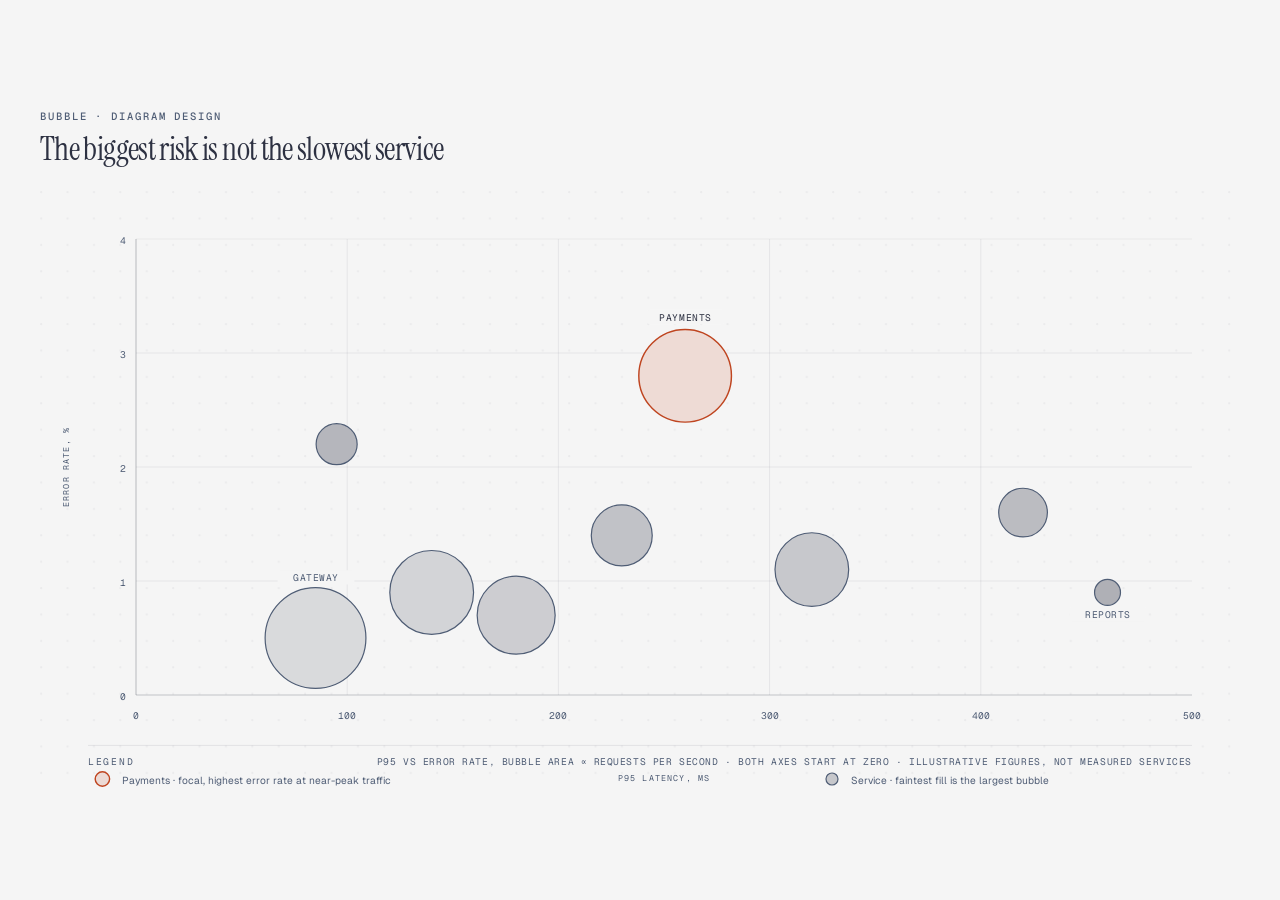
<file: claude/skills/diagram-design/assets/example-bubble.html>
<!DOCTYPE html>
<html lang="en">
<head>
  <meta charset="UTF-8">
  <meta name="viewport" content="width=device-width, initial-scale=1.0">
  <title>p95 vs error rate, sized by traffic · Bubble</title>
  <link href="https://fonts.googleapis.com/css2?family=Instrument+Serif:ital@0;1&family=Geist:wght@400;500;600&family=Geist+Mono:wght@400;500;600&display=swap" rel="stylesheet">
  <style>
    *, *::before, *::after { box-sizing: border-box; margin: 0; padding: 0; }
    :root {
      --color-paper:  #f5f5f5;
      --color-ink:    #2d3142;
      --color-muted:  #4f5d75;
      --color-accent: #bf4520;
      --font-sans:    'Geist', system-ui, sans-serif;
      --font-serif:   'Instrument Serif', serif;
      --font-mono:    'Geist Mono', ui-monospace, monospace;
    }
    body { font-family: var(--font-sans); background: var(--color-paper); color: var(--color-ink); min-height: 100vh; display: flex; align-items: center; justify-content: center; padding: 3rem 2rem; }
    .frame { max-width: 1200px; width: 100%; }
    .eyebrow { font-family: var(--font-mono); font-size: 0.66rem; font-weight: 500; letter-spacing: 0.18em; text-transform: uppercase; color: var(--color-muted); margin-bottom: 0.5rem; }
    h1 { font-family: var(--font-serif); font-size: clamp(1.5rem, 2.4vw + 0.75rem, 2rem); font-weight: 400; letter-spacing: -0.02em; line-height: 1.15; margin-bottom: 1.5rem; }
    svg { width: 100%; min-width: 760px; display: block; }
  </style>
</head>
<body>
  <div class="frame">
    <p class="eyebrow">Bubble · Diagram Design</p>
    <h1>The biggest risk is not the slowest service</h1>

    <!-- X: 0-500ms p95 over 880px, x = 80 + 1.76·ms. Y: 0-4% error rate over
         380px, y = 420 - 95·pct. AREA encodes requests per second: r = 1.4·√v,
         so area = π·1.96·v, exactly proportional. scripts/verify-bubble.py
         derives all three maps from the values each bubble declares and flags
         any bubble that disagrees with its peers. -->
    <svg viewBox="0 0 1000 500" xmlns="http://www.w3.org/2000/svg" role="img" aria-labelledby="bubble-title bubble-desc">
      <title id="bubble-title">The biggest risk is not the slowest service</title>
      <desc id="bubble-desc">Bubble chart of nine services by p95 latency and error rate on zero-based axes, bubble area proportional to requests per second; Payments carries near-peak traffic at the highest error rate.</desc>
      <defs>
        <pattern id="dots" width="22" height="22" patternUnits="userSpaceOnUse">
          <circle cx="1" cy="1" r="0.9" fill="rgba(45,49,66,0.10)"/>
        </pattern>
      </defs>

      <rect width="100%" height="100%" fill="#f5f5f5"/>
      <rect width="100%" height="100%" fill="url(#dots)" opacity="0.55"/>

      <!-- Axis captions -->
      <text transform="rotate(-90 24 230)" x="24" y="230" fill="#4f5d75" font-size="7" font-family="'Geist Mono', monospace" letter-spacing="0.14em" text-anchor="middle">ERROR RATE, %</text>
      <text x="520" y="492" fill="#4f5d75" font-size="7" font-family="'Geist Mono', monospace" letter-spacing="0.14em" text-anchor="middle">P95 LATENCY, MS</text>

      <!-- Gridlines, same positions as the parent scatter -->
      <line x1="80" y1="325" x2="960" y2="325" stroke="rgba(45,49,66,0.08)" stroke-width="0.8"/>
      <line x1="80" y1="230" x2="960" y2="230" stroke="rgba(45,49,66,0.08)" stroke-width="0.8"/>
      <line x1="80" y1="135" x2="960" y2="135" stroke="rgba(45,49,66,0.08)" stroke-width="0.8"/>
      <line x1="80" y1="40"  x2="960" y2="40"  stroke="rgba(45,49,66,0.06)" stroke-width="0.8"/>
      <line x1="256" y1="40" x2="256" y2="420" stroke="rgba(45,49,66,0.08)" stroke-width="0.8"/>
      <line x1="432" y1="40" x2="432" y2="420" stroke="rgba(45,49,66,0.08)" stroke-width="0.8"/>
      <line x1="608" y1="40" x2="608" y2="420" stroke="rgba(45,49,66,0.08)" stroke-width="0.8"/>
      <line x1="784" y1="40" x2="784" y2="420" stroke="rgba(45,49,66,0.08)" stroke-width="0.8"/>

      <!-- Axes: both start at zero. A bubble's position is read against the
           origin, so a truncated axis here shifts every bubble's story. -->
      <line x1="80" y1="40" x2="80" y2="420" stroke="rgba(45,49,66,0.25)" stroke-width="1"/>
      <line x1="80" y1="420" x2="960" y2="420" stroke="rgba(45,49,66,0.25)" stroke-width="1"/>

      <!-- Tick labels are BOUND: data-tick names the axis, data-value the number
           the tick claims to sit at. verify-bubble.py cross-checks each against
           the scale the bubbles themselves describe, so the printed axis and
           the drawn positions cannot drift apart. -->
      <text data-tick="y" data-value="1" x="72" y="329" fill="#4f5d75" font-size="8" font-family="'Geist Mono', monospace" text-anchor="end">1</text>
      <text data-tick="y" data-value="2" x="72" y="234" fill="#4f5d75" font-size="8" font-family="'Geist Mono', monospace" text-anchor="end">2</text>
      <text data-tick="y" data-value="3" x="72" y="139" fill="#4f5d75" font-size="8" font-family="'Geist Mono', monospace" text-anchor="end">3</text>
      <text data-tick="y" data-value="4" x="72" y="44"  fill="#4f5d75" font-size="8" font-family="'Geist Mono', monospace" text-anchor="end">4</text>
      <text data-tick="y" data-value="0" x="72" y="424" fill="#4f5d75" font-size="8" font-family="'Geist Mono', monospace" text-anchor="end">0</text>

      <text data-tick="x" data-value="0"   x="80"  y="440" fill="#4f5d75" font-size="8" font-family="'Geist Mono', monospace" text-anchor="middle">0</text>
      <text data-tick="x" data-value="100" x="256" y="440" fill="#4f5d75" font-size="8" font-family="'Geist Mono', monospace" text-anchor="middle">100</text>
      <text data-tick="x" data-value="200" x="432" y="440" fill="#4f5d75" font-size="8" font-family="'Geist Mono', monospace" text-anchor="middle">200</text>
      <text data-tick="x" data-value="300" x="608" y="440" fill="#4f5d75" font-size="8" font-family="'Geist Mono', monospace" text-anchor="middle">300</text>
      <text data-tick="x" data-value="400" x="784" y="440" fill="#4f5d75" font-size="8" font-family="'Geist Mono', monospace" text-anchor="middle">400</text>
      <text data-tick="x" data-value="500" x="960" y="440" fill="#4f5d75" font-size="8" font-family="'Geist Mono', monospace" text-anchor="middle">500</text>

      <!-- ─── BUBBLES, drawn LARGEST FIRST so a small bubble can never be buried
           under a big one. AREA carries the third value, never radius: a radius
           proportional to traffic would show a 6x service as 36x the ink. The
           fill ramp runs faintest-on-largest — it compensates ink mass so small
           bubbles stay visible, it is NOT a fourth encoding, and the legend says
           which end is which in skin-neutral terms. Each bubble sits on a paper
           underlay so gridlines do not show through the translucent fill. -->

      <circle cx="229.6" cy="372.5" r="42" fill="#f5f5f5"/>
      <circle data-name="Gateway" data-x="85" data-y="0.5" data-size="900" cx="229.6" cy="372.5" r="42" fill="rgba(45,49,66,0.14)" stroke="#4f5d75" stroke-width="1"/>

      <!-- Payments FOCAL — and it is the risk, not the winner: near-peak traffic
           riding the worst error rate. One accent bubble max; every other
           service stays on the ink ramp. -->
      <circle cx="537.6" cy="154" r="38.6" fill="#f5f5f5"/>
      <circle data-name="Payments" data-x="260" data-y="2.8" data-size="760" cx="537.6" cy="154" r="38.6" fill="rgba(191,69,32,0.15)" stroke="#bf4520" stroke-width="1.2"/>

      <circle cx="326.4" cy="334.5" r="34.9" fill="#f5f5f5"/>
      <circle data-name="Auth" data-x="140" data-y="0.9" data-size="620" cx="326.4" cy="334.5" r="34.9" fill="rgba(45,49,66,0.17)" stroke="#4f5d75" stroke-width="1"/>

      <circle cx="396.8" cy="353.5" r="32.5" fill="#f5f5f5"/>
      <circle data-name="Catalog" data-x="180" data-y="0.7" data-size="540" cx="396.8" cy="353.5" r="32.5" fill="rgba(45,49,66,0.20)" stroke="#4f5d75" stroke-width="1"/>

      <circle cx="643.2" cy="315.5" r="30.7" fill="#f5f5f5"/>
      <circle data-name="Search" data-x="320" data-y="1.1" data-size="480" cx="643.2" cy="315.5" r="30.7" fill="rgba(45,49,66,0.23)" stroke="#4f5d75" stroke-width="1"/>

      <circle cx="484.8" cy="287" r="25.4" fill="#f5f5f5"/>
      <circle data-name="Media" data-x="230" data-y="1.4" data-size="330" cx="484.8" cy="287" r="25.4" fill="rgba(45,49,66,0.26)" stroke="#4f5d75" stroke-width="1"/>

      <circle cx="819.2" cy="268" r="20.3" fill="#f5f5f5"/>
      <circle data-name="Recommender" data-x="420" data-y="1.6" data-size="210" cx="819.2" cy="268" r="20.3" fill="rgba(45,49,66,0.29)" stroke="#4f5d75" stroke-width="1"/>

      <circle cx="247.2" cy="211" r="17.1" fill="#f5f5f5"/>
      <circle data-name="Notifications" data-x="95" data-y="2.2" data-size="150" cx="247.2" cy="211" r="17.1" fill="rgba(45,49,66,0.32)" stroke="#4f5d75" stroke-width="1"/>

      <circle cx="889.6" cy="334.5" r="10.8" fill="#f5f5f5"/>
      <circle data-name="Reports" data-x="460" data-y="0.9" data-size="60" cx="889.6" cy="334.5" r="10.8" fill="rgba(45,49,66,0.35)" stroke="#4f5d75" stroke-width="1"/>

      <!-- Labels: the focal bubble plus the two poles of the area story — the
           giant that is healthy and the sliver that is slow. Each label is
           bound to its bubble by data-name, so verify-bubble.py can prove it
           sits nearer its own bubble than anyone else's. -->
      <rect x="506" y="99" width="64" height="12" rx="2" fill="#f5f5f5"/>
      <text data-name="Payments" data-role="label" x="538" y="108" fill="#2d3142" font-size="8" font-family="'Geist Mono', monospace" text-anchor="middle" letter-spacing="0.06em">PAYMENTS</text>

      <rect x="198" y="316" width="64" height="12" rx="2" fill="#f5f5f5"/>
      <text data-name="Gateway" data-role="label" x="230" y="325" fill="#4f5d75" font-size="8" font-family="'Geist Mono', monospace" text-anchor="middle" letter-spacing="0.06em">GATEWAY</text>

      <rect x="858" y="347" width="64" height="12" rx="2" fill="#f5f5f5"/>
      <text data-name="Reports" data-role="label" x="890" y="356" fill="#4f5d75" font-size="8" font-family="'Geist Mono', monospace" text-anchor="middle" letter-spacing="0.06em">REPORTS</text>

      <!-- Legend -->
      <line x1="40" y1="462" x2="960" y2="462" stroke="rgba(45,49,66,0.10)" stroke-width="0.8"/>
      <text x="40" y="478" fill="#4f5d75" font-size="8" font-family="'Geist Mono', monospace" letter-spacing="0.18em">LEGEND</text>
      <text x="960" y="478" fill="#4f5d75" font-size="8" font-family="'Geist Mono', monospace" letter-spacing="0.06em" text-anchor="end">P95 VS ERROR RATE, BUBBLE AREA ∝ REQUESTS PER SECOND · BOTH AXES START AT ZERO · ILLUSTRATIVE FIGURES, NOT MEASURED SERVICES</text>

      <circle cx="52" cy="490" r="6" fill="rgba(191,69,32,0.15)" stroke="#bf4520" stroke-width="1.2"/>
      <text x="68" y="494" fill="#4f5d75" font-size="8.5" font-family="'Geist', sans-serif">Payments · focal, highest error rate at near-peak traffic</text>
      <circle cx="660" cy="490" r="5" fill="rgba(45,49,66,0.23)" stroke="#4f5d75" stroke-width="1"/>
      <text x="676" y="494" fill="#4f5d75" font-size="8.5" font-family="'Geist', sans-serif">Service · faintest fill is the largest bubble</text>
    </svg>
  </div>
</body>
</html>
</file>
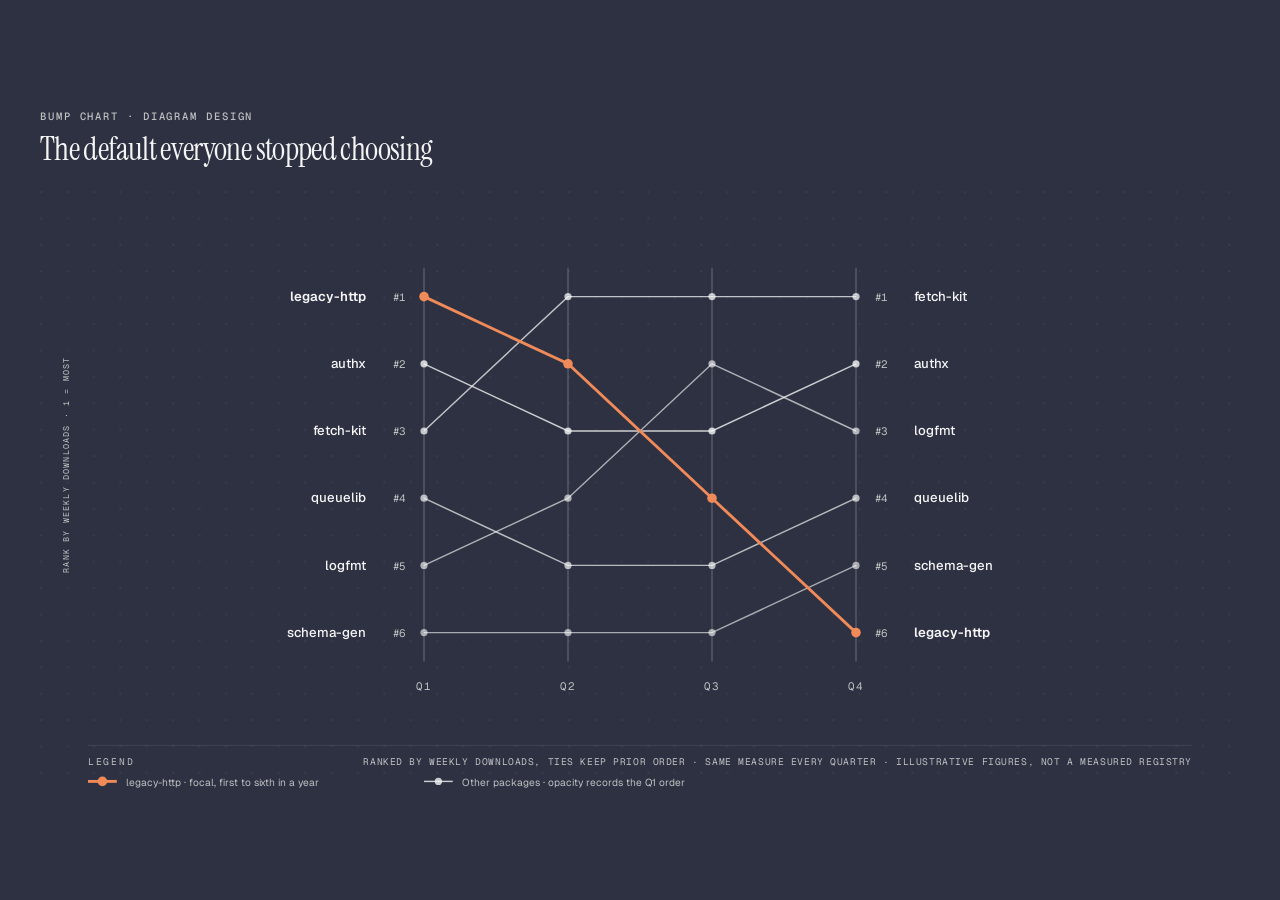
<file: claude/skills/diagram-design/assets/example-bump-dark.html>
<!DOCTYPE html>
<html lang="en">
<head>
  <meta charset="UTF-8">
  <meta name="viewport" content="width=device-width, initial-scale=1.0">
  <title>Package rank by quarter · Bump chart</title>
  <link href="https://fonts.googleapis.com/css2?family=Instrument+Serif:ital@0;1&family=Geist:wght@400;500;600&family=Geist+Mono:wght@400;500;600&display=swap" rel="stylesheet">
  <style>
    *, *::before, *::after { box-sizing: border-box; margin: 0; padding: 0; }
    :root {
      --color-paper:  #2d3142;
      --color-ink:    #f5f5f5;
      --color-muted:  #bfc0c0;
      --color-accent: #f08a59;
      --font-sans:    'Geist', system-ui, sans-serif;
      --font-serif:   'Instrument Serif', serif;
      --font-mono:    'Geist Mono', ui-monospace, monospace;
    }
    body { font-family: var(--font-sans); background: var(--color-paper); color: var(--color-ink); min-height: 100vh; display: flex; align-items: center; justify-content: center; padding: 3rem 2rem; }
    .frame { max-width: 1200px; width: 100%; }
    .eyebrow { font-family: var(--font-mono); font-size: 0.66rem; font-weight: 500; letter-spacing: 0.18em; text-transform: uppercase; color: var(--color-muted); margin-bottom: 0.5rem; }
    h1 { font-family: var(--font-serif); font-size: clamp(1.5rem, 2.4vw + 0.75rem, 2rem); font-weight: 400; letter-spacing: -0.02em; line-height: 1.15; margin-bottom: 1.5rem; }
    svg { width: 100%; min-width: 760px; display: block; }
  </style>
</head>
<body>
  <div class="frame">
    <p class="eyebrow">Bump chart · Diagram Design</p>
    <h1>The default everyone stopped choosing</h1>

    <svg viewBox="0 0 1000 500" xmlns="http://www.w3.org/2000/svg" role="img" aria-labelledby="bump-dark-title bump-dark-desc">
      <title id="bump-dark-title">The default everyone stopped choosing</title>
      <desc id="bump-dark-desc">Bump chart ranking six internal packages by weekly downloads across four quarters; legacy-http slides from first to sixth while fetch-kit takes the top rank in the second quarter and keeps it.</desc>
      <defs>
        <pattern id="dots" width="22" height="22" patternUnits="userSpaceOnUse">
          <circle cx="1" cy="1" r="0.9" fill="rgba(245,245,245,0.10)"/>
        </pattern>
      </defs>

      <rect width="100%" height="100%" fill="#2d3142"/>
      <rect width="100%" height="100%" fill="url(#dots)" opacity="0.55"/>

      <!-- Rank is ORDINAL: every vertex sits exactly on a rank row, y = 88 + 56 x
           (rank - 1), and every snapshot's ranks are a permutation of 1..6.
           scripts/verify-bump.py enforces both against the ranks each series
           declares - there is no tolerance, because rank has no fractions. -->
      <text transform="rotate(-90 24 228)" x="24" y="228" fill="#bfc0c0" font-size="7" font-family="'Geist Mono', monospace" letter-spacing="0.14em" text-anchor="middle">RANK BY WEEKLY DOWNLOADS · 1 = MOST</text>

      <!-- One axis rule per snapshot. No gridlines: the dots are the readable
           positions and each series prints its first and last rank. -->
      <line x1="320" y1="64" x2="320" y2="392" stroke="rgba(245,245,245,0.25)" stroke-width="1"/>
      <text data-axis="0" data-state="Q1" x="320" y="416" fill="#bfc0c0" font-size="9" font-family="'Geist Mono', monospace" letter-spacing="0.14em" text-anchor="middle">Q1</text>
      <line x1="440" y1="64" x2="440" y2="392" stroke="rgba(245,245,245,0.25)" stroke-width="1"/>
      <text data-axis="1" data-state="Q2" x="440" y="416" fill="#bfc0c0" font-size="9" font-family="'Geist Mono', monospace" letter-spacing="0.14em" text-anchor="middle">Q2</text>
      <line x1="560" y1="64" x2="560" y2="392" stroke="rgba(245,245,245,0.25)" stroke-width="1"/>
      <text data-axis="2" data-state="Q3" x="560" y="416" fill="#bfc0c0" font-size="9" font-family="'Geist Mono', monospace" letter-spacing="0.14em" text-anchor="middle">Q3</text>
      <line x1="680" y1="64" x2="680" y2="392" stroke="rgba(245,245,245,0.25)" stroke-width="1"/>
      <text data-axis="3" data-state="Q4" x="680" y="416" fill="#bfc0c0" font-size="9" font-family="'Geist Mono', monospace" letter-spacing="0.14em" text-anchor="middle">Q4</text>

      <!-- Straight segments between adjacent snapshots - never splines, which
           invent a trajectory between ranks that were only measured quarterly.
           Ramp ordered by Q1 rank: opacity records the opening order. -->
      <path data-series="authx" data-ranks="2,3,3,2" d="M320,144 L440,200 L560,200 L680,144" fill="none" stroke="rgba(245,245,245,0.80)" stroke-width="1.2"/>
      <circle cx="320" cy="144" r="3" fill="rgba(245,245,245,0.80)"/>
      <circle cx="440" cy="200" r="3" fill="rgba(245,245,245,0.80)"/>
      <circle cx="560" cy="200" r="3" fill="rgba(245,245,245,0.80)"/>
      <circle cx="680" cy="144" r="3" fill="rgba(245,245,245,0.80)"/>
      <text data-series="authx" data-end="first" data-role="name" x="272" y="147.5" fill="#f5f5f5" font-size="11" font-weight="500" font-family="'Geist', sans-serif" text-anchor="end">authx</text>
      <text data-series="authx" data-end="first" data-role="rank" x="304" y="147.5" fill="#bfc0c0" font-size="9" font-family="'Geist Mono', monospace" text-anchor="end">#2</text>
      <text data-series="authx" data-end="last" data-role="rank" x="696" y="147.5" fill="#bfc0c0" font-size="9" font-family="'Geist Mono', monospace">#2</text>
      <text data-series="authx" data-end="last" data-role="name" x="728" y="147.5" fill="#f5f5f5" font-size="11" font-weight="500" font-family="'Geist', sans-serif">authx</text>

      <path data-series="fetch-kit" data-ranks="3,1,1,1" d="M320,200 L440,88 L560,88 L680,88" fill="none" stroke="rgba(245,245,245,0.75)" stroke-width="1.2"/>
      <circle cx="320" cy="200" r="3" fill="rgba(245,245,245,0.75)"/>
      <circle cx="440" cy="88" r="3" fill="rgba(245,245,245,0.75)"/>
      <circle cx="560" cy="88" r="3" fill="rgba(245,245,245,0.75)"/>
      <circle cx="680" cy="88" r="3" fill="rgba(245,245,245,0.75)"/>
      <text data-series="fetch-kit" data-end="first" data-role="name" x="272" y="203.5" fill="#f5f5f5" font-size="11" font-weight="500" font-family="'Geist', sans-serif" text-anchor="end">fetch-kit</text>
      <text data-series="fetch-kit" data-end="first" data-role="rank" x="304" y="203.5" fill="#bfc0c0" font-size="9" font-family="'Geist Mono', monospace" text-anchor="end">#3</text>
      <text data-series="fetch-kit" data-end="last" data-role="rank" x="696" y="91.5" fill="#bfc0c0" font-size="9" font-family="'Geist Mono', monospace">#1</text>
      <text data-series="fetch-kit" data-end="last" data-role="name" x="728" y="91.5" fill="#f5f5f5" font-size="11" font-weight="500" font-family="'Geist', sans-serif">fetch-kit</text>

      <path data-series="queuelib" data-ranks="4,5,5,4" d="M320,256 L440,312 L560,312 L680,256" fill="none" stroke="rgba(245,245,245,0.70)" stroke-width="1.2"/>
      <circle cx="320" cy="256" r="3" fill="rgba(245,245,245,0.70)"/>
      <circle cx="440" cy="312" r="3" fill="rgba(245,245,245,0.70)"/>
      <circle cx="560" cy="312" r="3" fill="rgba(245,245,245,0.70)"/>
      <circle cx="680" cy="256" r="3" fill="rgba(245,245,245,0.70)"/>
      <text data-series="queuelib" data-end="first" data-role="name" x="272" y="259.5" fill="#f5f5f5" font-size="11" font-weight="500" font-family="'Geist', sans-serif" text-anchor="end">queuelib</text>
      <text data-series="queuelib" data-end="first" data-role="rank" x="304" y="259.5" fill="#bfc0c0" font-size="9" font-family="'Geist Mono', monospace" text-anchor="end">#4</text>
      <text data-series="queuelib" data-end="last" data-role="rank" x="696" y="259.5" fill="#bfc0c0" font-size="9" font-family="'Geist Mono', monospace">#4</text>
      <text data-series="queuelib" data-end="last" data-role="name" x="728" y="259.5" fill="#f5f5f5" font-size="11" font-weight="500" font-family="'Geist', sans-serif">queuelib</text>

      <path data-series="logfmt" data-ranks="5,4,2,3" d="M320,312 L440,256 L560,144 L680,200" fill="none" stroke="rgba(245,245,245,0.66)" stroke-width="1.2"/>
      <circle cx="320" cy="312" r="3" fill="rgba(245,245,245,0.66)"/>
      <circle cx="440" cy="256" r="3" fill="rgba(245,245,245,0.66)"/>
      <circle cx="560" cy="144" r="3" fill="rgba(245,245,245,0.66)"/>
      <circle cx="680" cy="200" r="3" fill="rgba(245,245,245,0.66)"/>
      <text data-series="logfmt" data-end="first" data-role="name" x="272" y="315.5" fill="#f5f5f5" font-size="11" font-weight="500" font-family="'Geist', sans-serif" text-anchor="end">logfmt</text>
      <text data-series="logfmt" data-end="first" data-role="rank" x="304" y="315.5" fill="#bfc0c0" font-size="9" font-family="'Geist Mono', monospace" text-anchor="end">#5</text>
      <text data-series="logfmt" data-end="last" data-role="rank" x="696" y="203.5" fill="#bfc0c0" font-size="9" font-family="'Geist Mono', monospace">#3</text>
      <text data-series="logfmt" data-end="last" data-role="name" x="728" y="203.5" fill="#f5f5f5" font-size="11" font-weight="500" font-family="'Geist', sans-serif">logfmt</text>

      <path data-series="schema-gen" data-ranks="6,6,6,5" d="M320,368 L440,368 L560,368 L680,312" fill="none" stroke="rgba(245,245,245,0.62)" stroke-width="1.2"/>
      <circle cx="320" cy="368" r="3" fill="rgba(245,245,245,0.62)"/>
      <circle cx="440" cy="368" r="3" fill="rgba(245,245,245,0.62)"/>
      <circle cx="560" cy="368" r="3" fill="rgba(245,245,245,0.62)"/>
      <circle cx="680" cy="312" r="3" fill="rgba(245,245,245,0.62)"/>
      <text data-series="schema-gen" data-end="first" data-role="name" x="272" y="371.5" fill="#f5f5f5" font-size="11" font-weight="500" font-family="'Geist', sans-serif" text-anchor="end">schema-gen</text>
      <text data-series="schema-gen" data-end="first" data-role="rank" x="304" y="371.5" fill="#bfc0c0" font-size="9" font-family="'Geist Mono', monospace" text-anchor="end">#6</text>
      <text data-series="schema-gen" data-end="last" data-role="rank" x="696" y="315.5" fill="#bfc0c0" font-size="9" font-family="'Geist Mono', monospace">#5</text>
      <text data-series="schema-gen" data-end="last" data-role="name" x="728" y="315.5" fill="#f5f5f5" font-size="11" font-weight="500" font-family="'Geist', sans-serif">schema-gen</text>

      <!-- legacy-http FOCAL - and it is the series that FELL. The accent marks the
           editorially focal line, never the winner. Focus is carried by stroke
           weight, not tone, for the reason the slopegraph section gives: the
           accent measures 4.71:1 on light paper, mid-ramp. Drawn last so its descent
           crosses over, not under, the lines it overtakes downward. -->
      <path data-series="legacy-http" data-ranks="1,2,4,6" d="M320,88 L440,144 L560,256 L680,368" fill="none" stroke="#f08a59" stroke-width="2.4"/>
      <circle cx="320" cy="88" r="4" fill="#f08a59"/>
      <circle cx="440" cy="144" r="4" fill="#f08a59"/>
      <circle cx="560" cy="256" r="4" fill="#f08a59"/>
      <circle cx="680" cy="368" r="4" fill="#f08a59"/>
      <text data-series="legacy-http" data-end="first" data-role="name" x="272" y="91.5" fill="#f5f5f5" font-size="11" font-weight="600" font-family="'Geist', sans-serif" text-anchor="end">legacy-http</text>
      <text data-series="legacy-http" data-end="first" data-role="rank" x="304" y="91.5" fill="#bfc0c0" font-size="9" font-family="'Geist Mono', monospace" text-anchor="end">#1</text>
      <text data-series="legacy-http" data-end="last" data-role="rank" x="696" y="371.5" fill="#bfc0c0" font-size="9" font-family="'Geist Mono', monospace">#6</text>
      <text data-series="legacy-http" data-end="last" data-role="name" x="728" y="371.5" fill="#f5f5f5" font-size="11" font-weight="600" font-family="'Geist', sans-serif">legacy-http</text>

      <!-- Legend -->
      <line x1="40" y1="462" x2="960" y2="462" stroke="rgba(245,245,245,0.10)" stroke-width="0.8"/>
      <text x="40" y="478" fill="#bfc0c0" font-size="8" font-family="'Geist Mono', monospace" letter-spacing="0.18em">LEGEND</text>
      <text x="960" y="478" fill="#bfc0c0" font-size="8" font-family="'Geist Mono', monospace" letter-spacing="0.06em" text-anchor="end">RANKED BY WEEKLY DOWNLOADS, TIES KEEP PRIOR ORDER · SAME MEASURE EVERY QUARTER · ILLUSTRATIVE FIGURES, NOT A MEASURED REGISTRY</text>

      <line x1="40" y1="492" x2="64" y2="492" stroke="#f08a59" stroke-width="2.4"/>
      <circle cx="52" cy="492" r="4" fill="#f08a59"/>
      <text x="72" y="496" fill="#bfc0c0" font-size="8.5" font-family="'Geist', sans-serif">legacy-http · focal, first to sixth in a year</text>
      <line x1="320" y1="492" x2="344" y2="492" stroke="rgba(245,245,245,0.80)" stroke-width="1.2"/>
      <circle cx="332" cy="492" r="3" fill="rgba(245,245,245,0.80)"/>
      <text x="352" y="496" fill="#bfc0c0" font-size="8.5" font-family="'Geist', sans-serif">Other packages · opacity records the Q1 order</text>
    </svg>
  </div>
</body>
</html>
</file>
